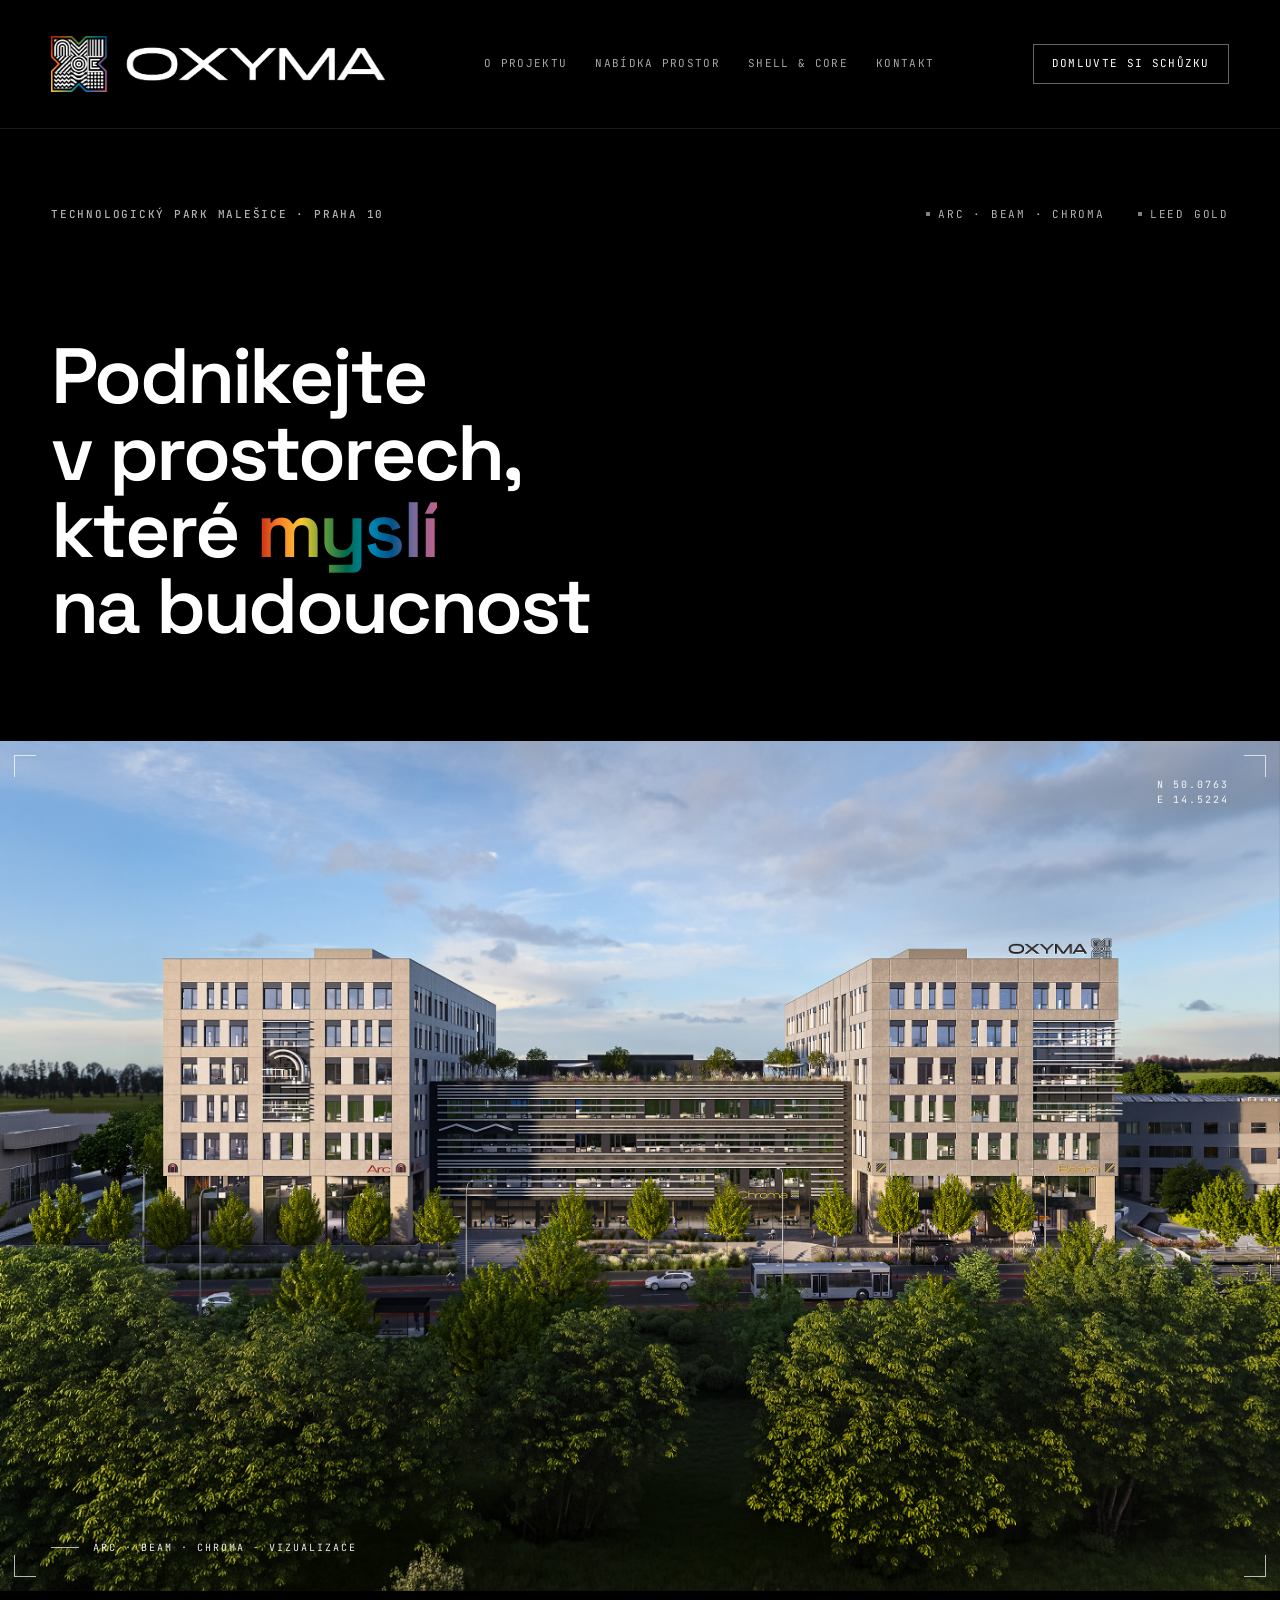
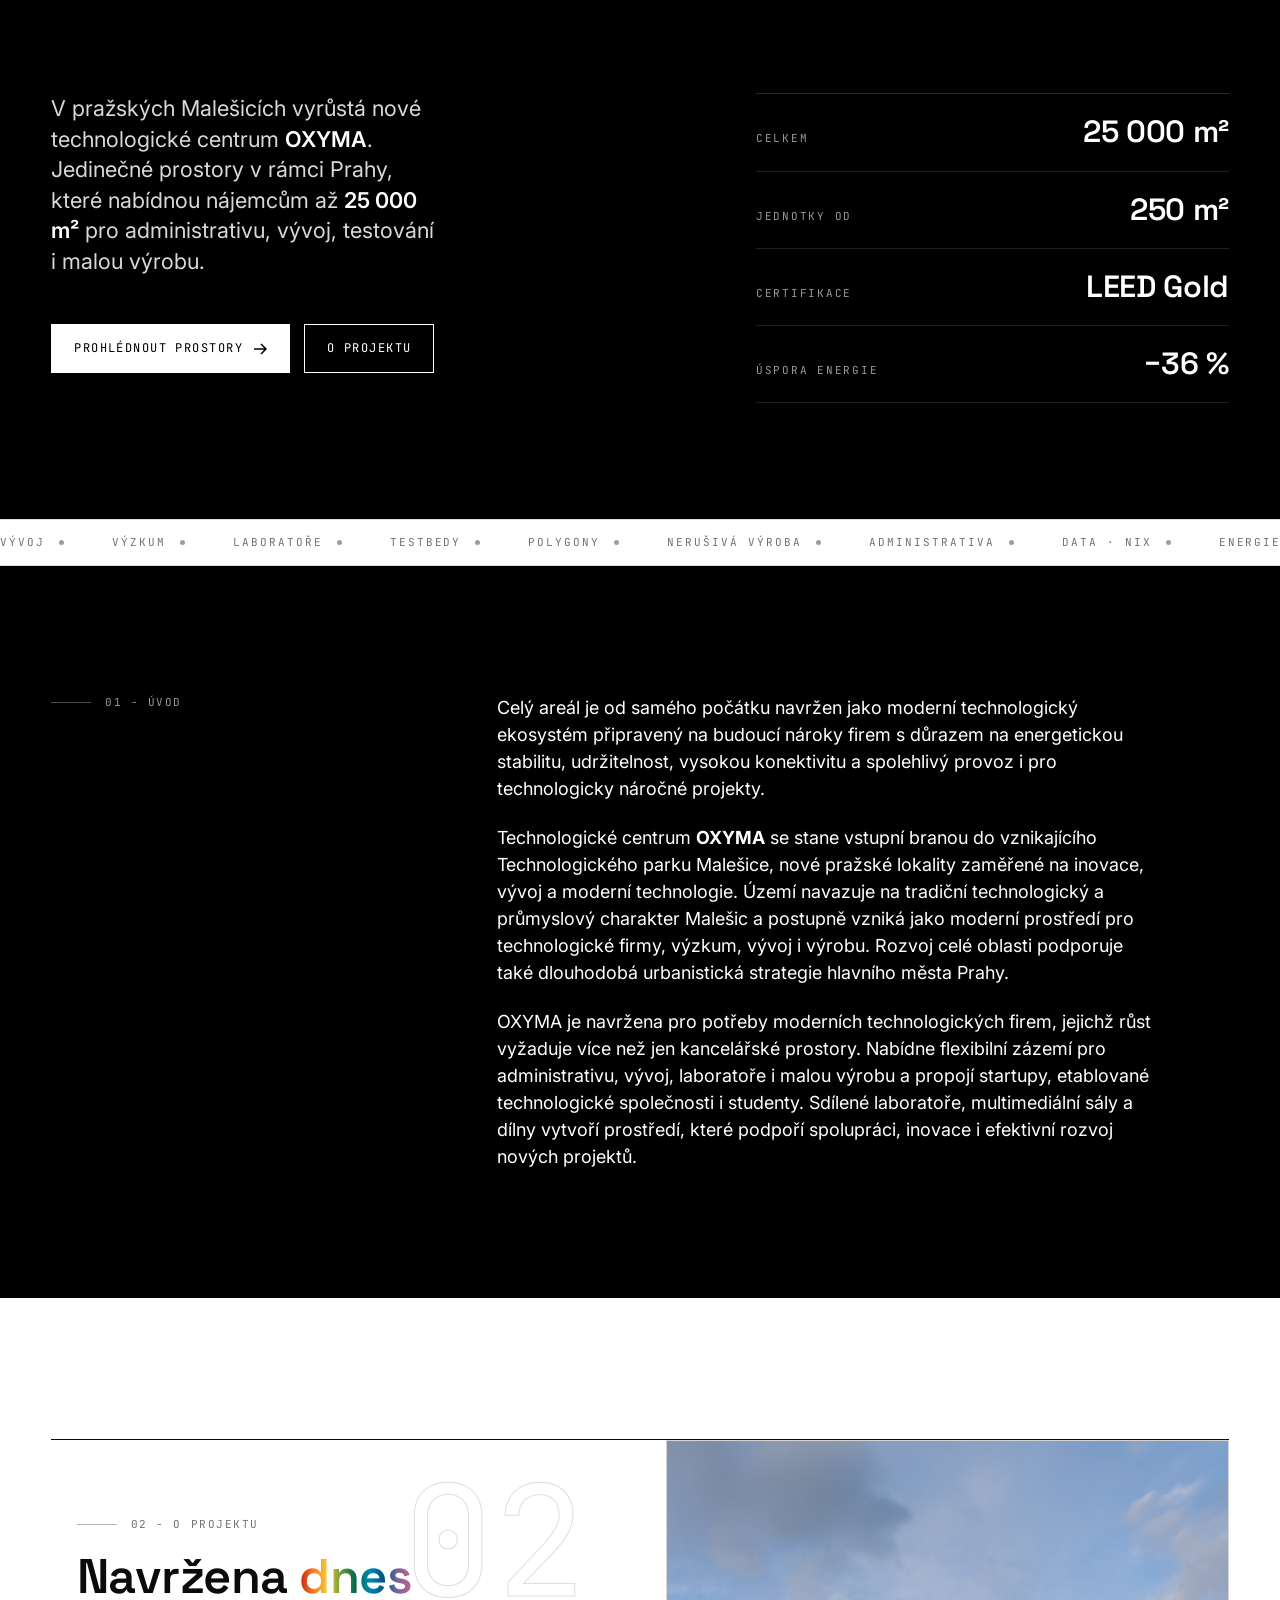
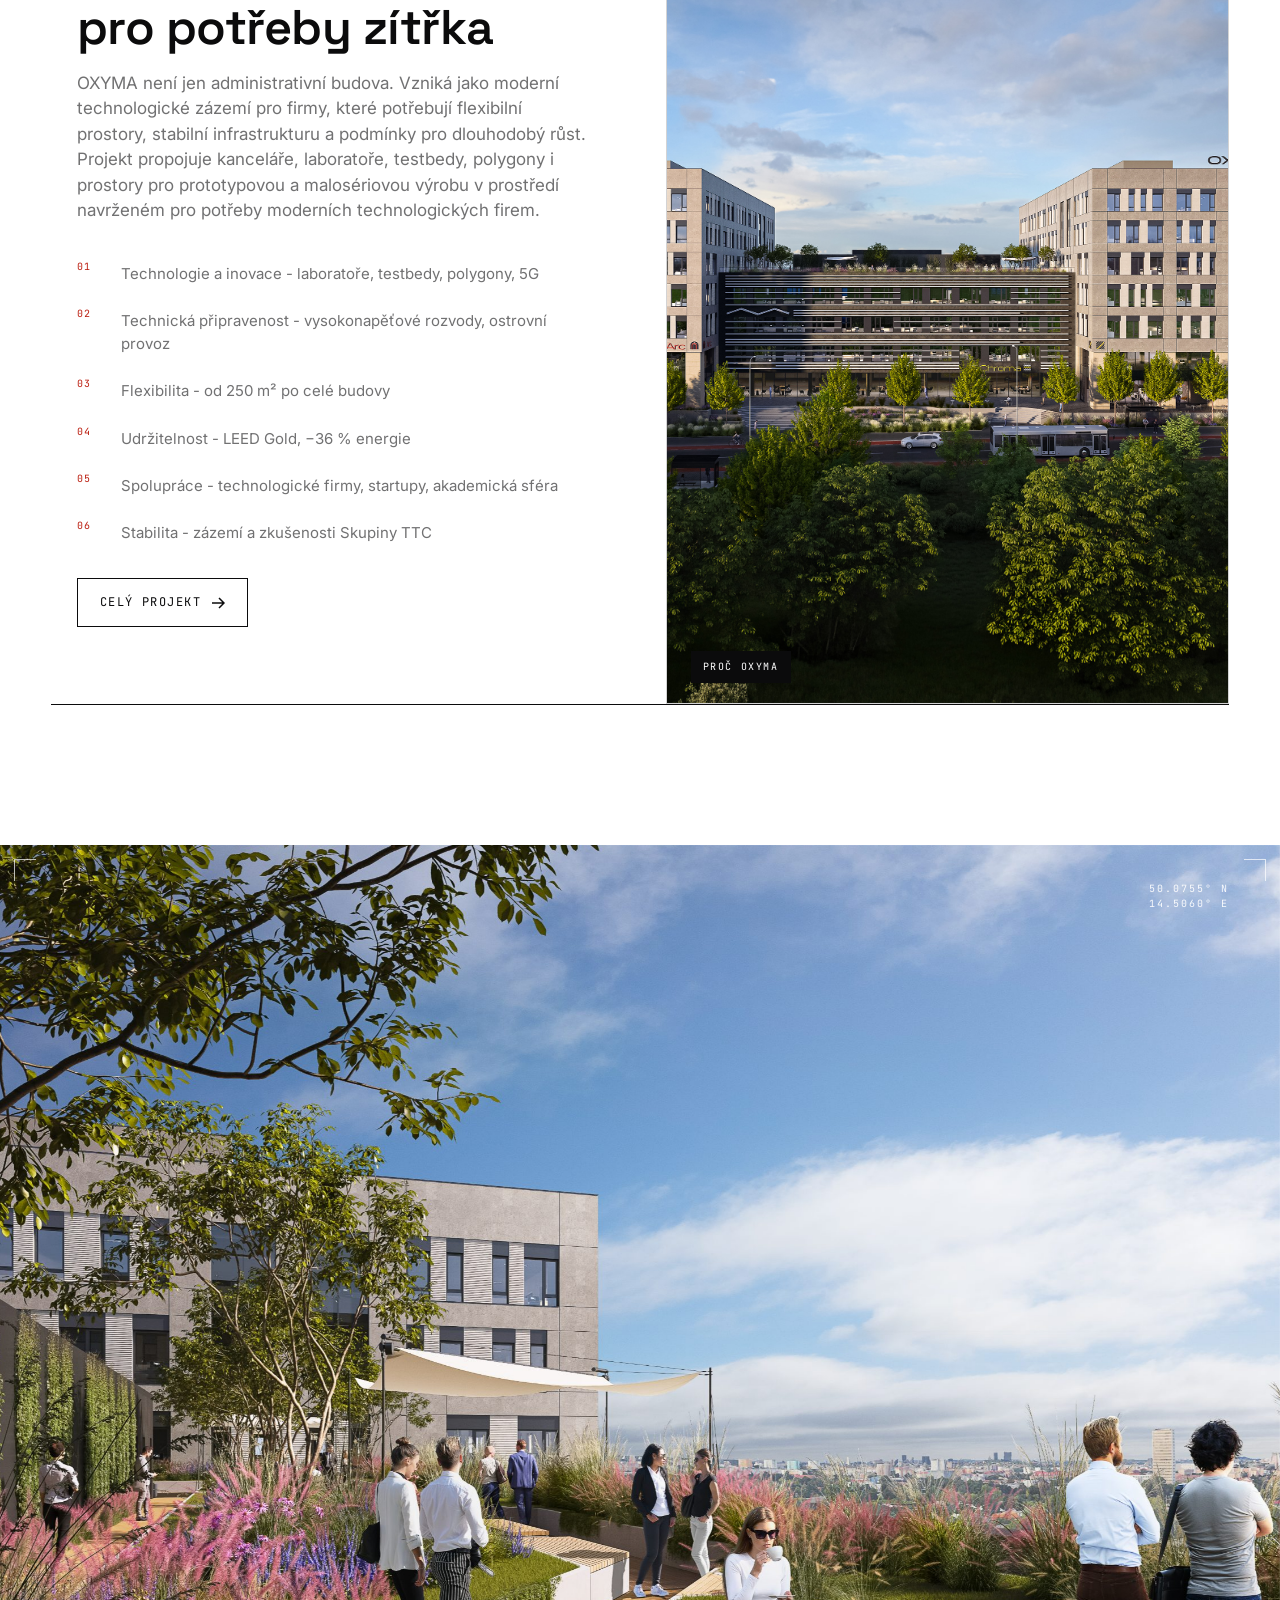
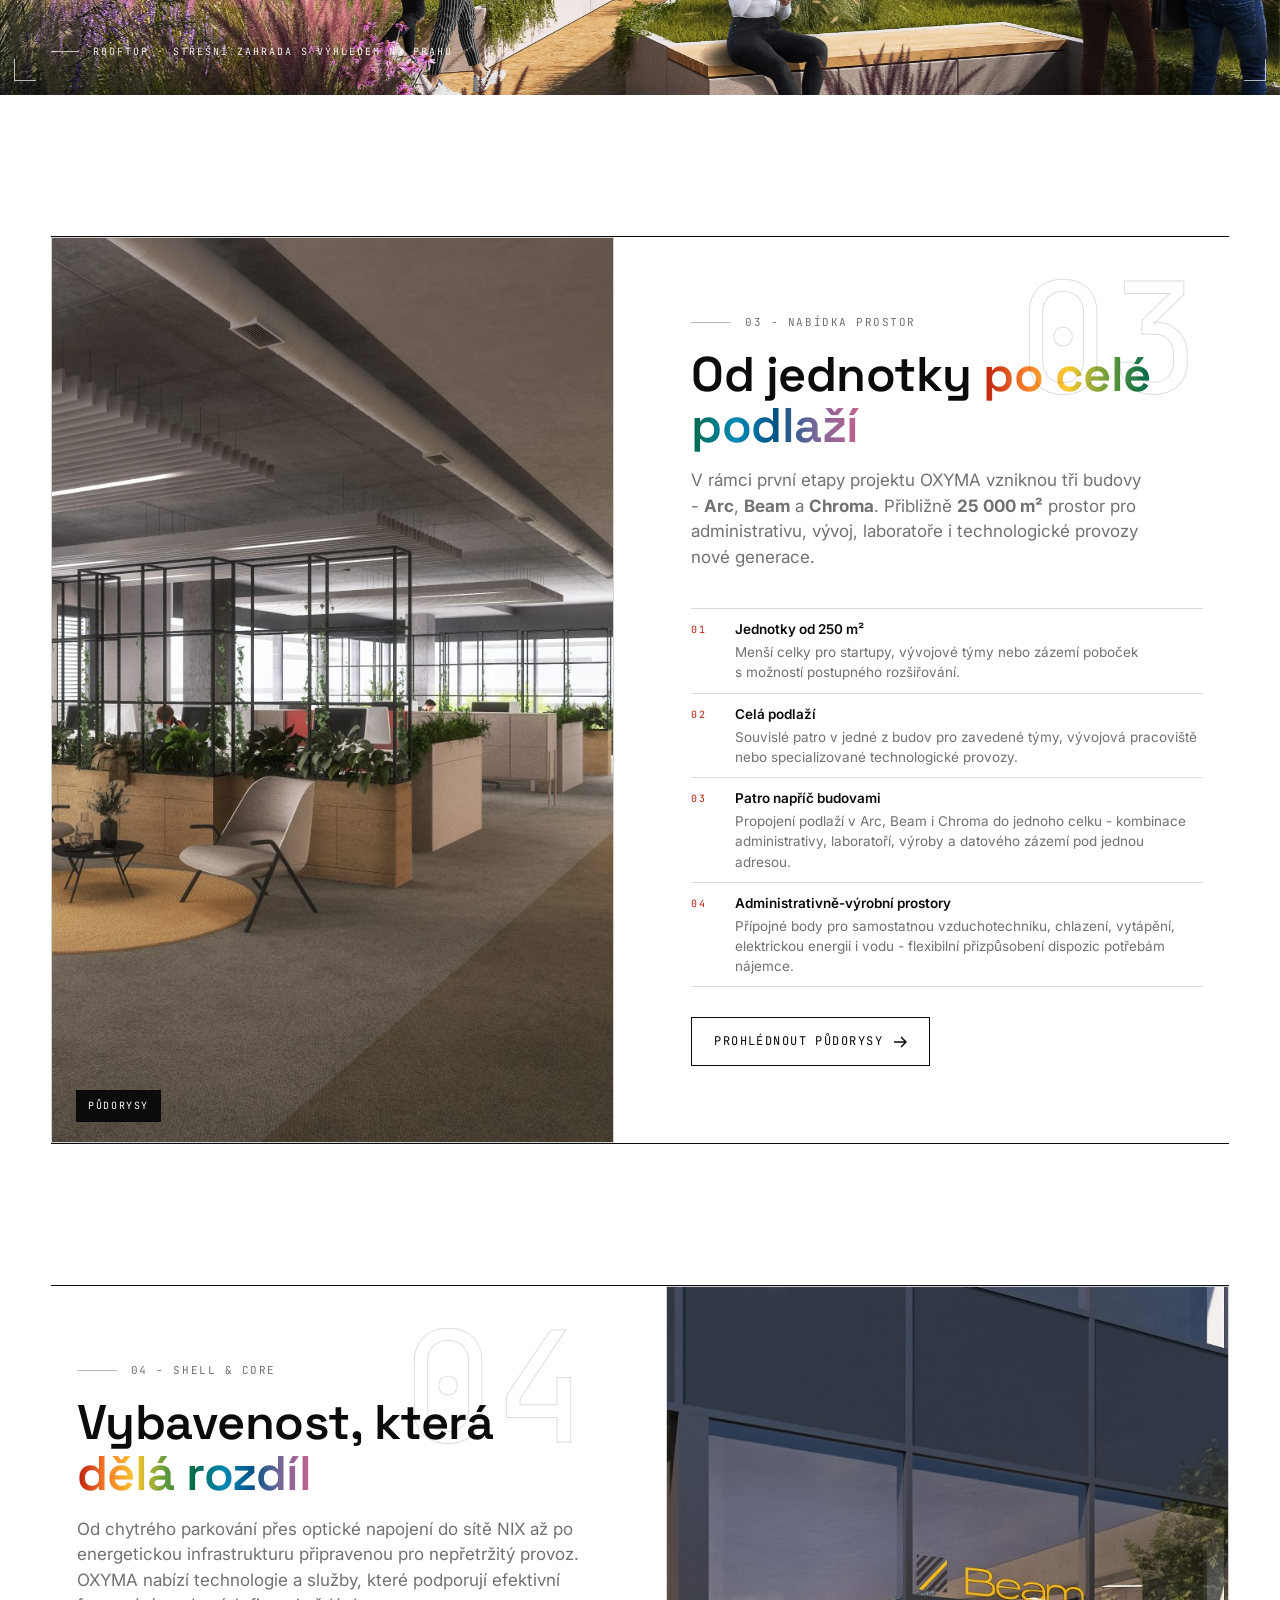
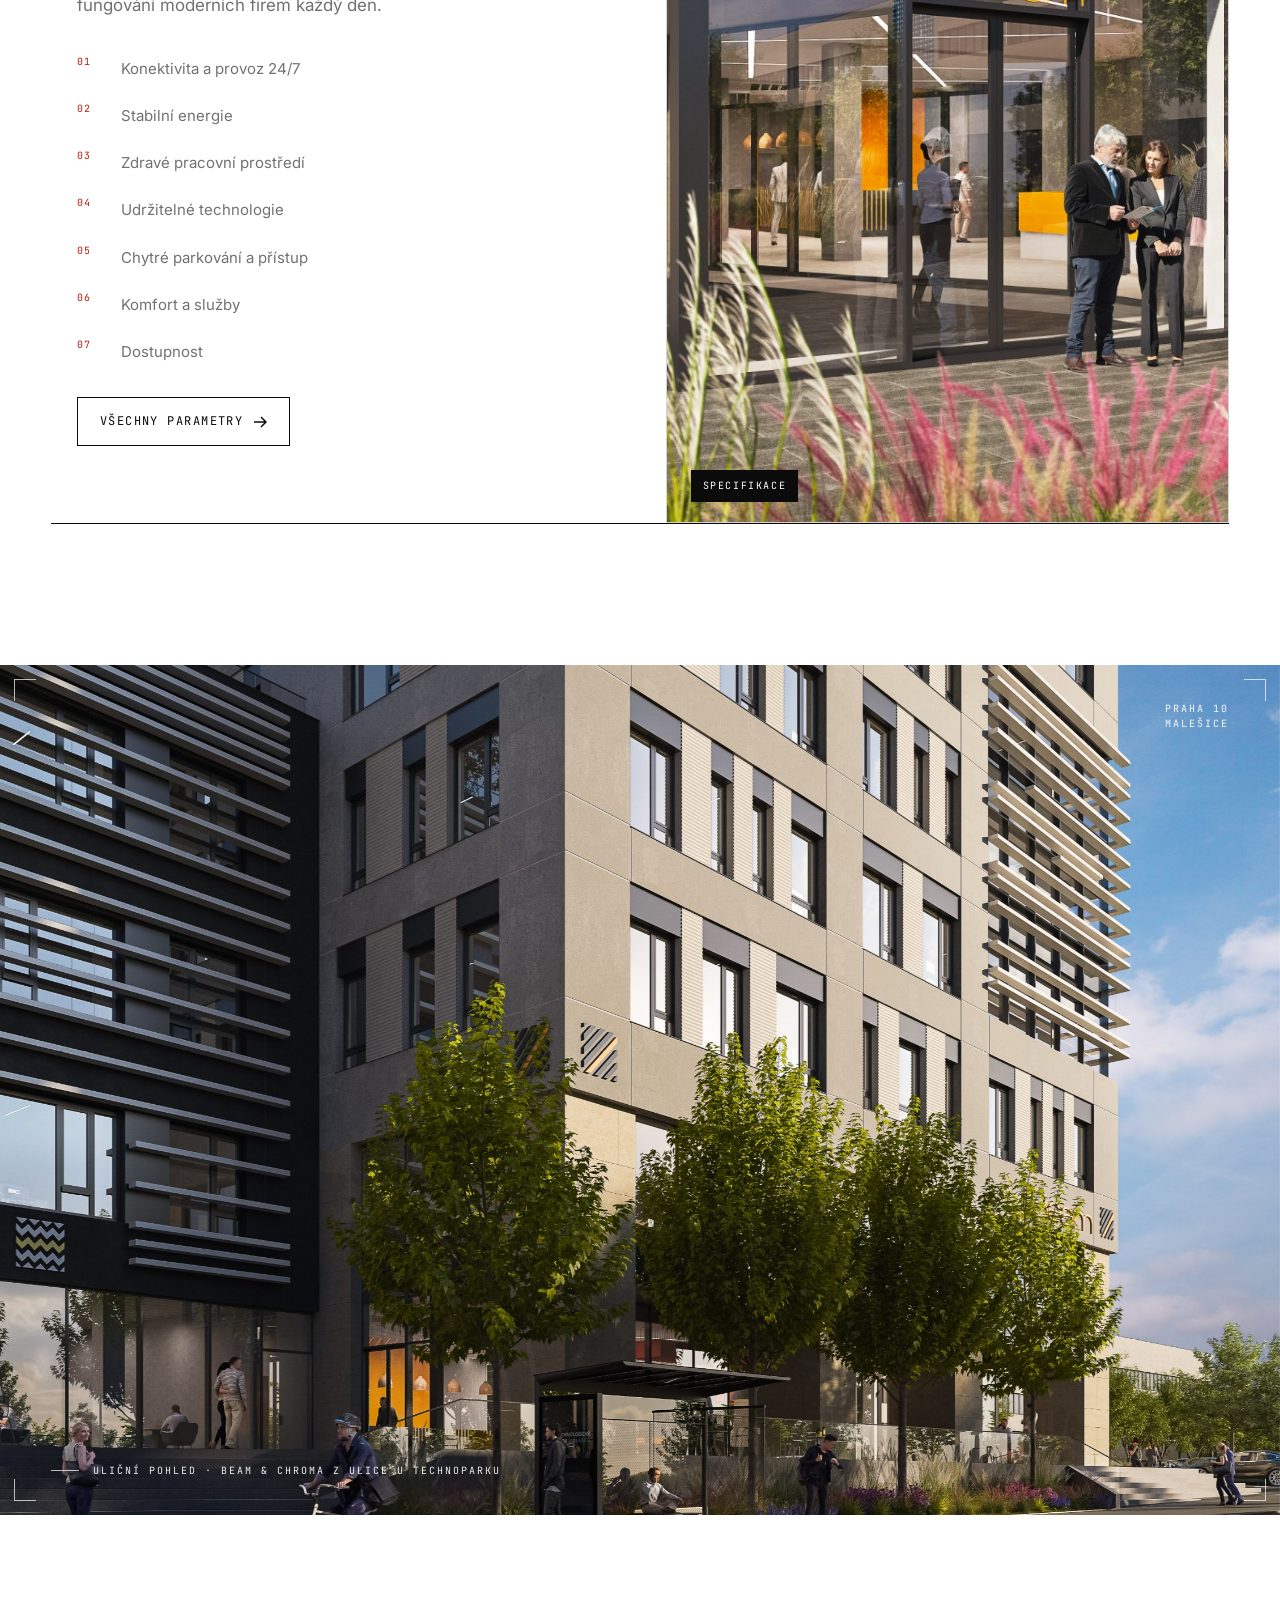
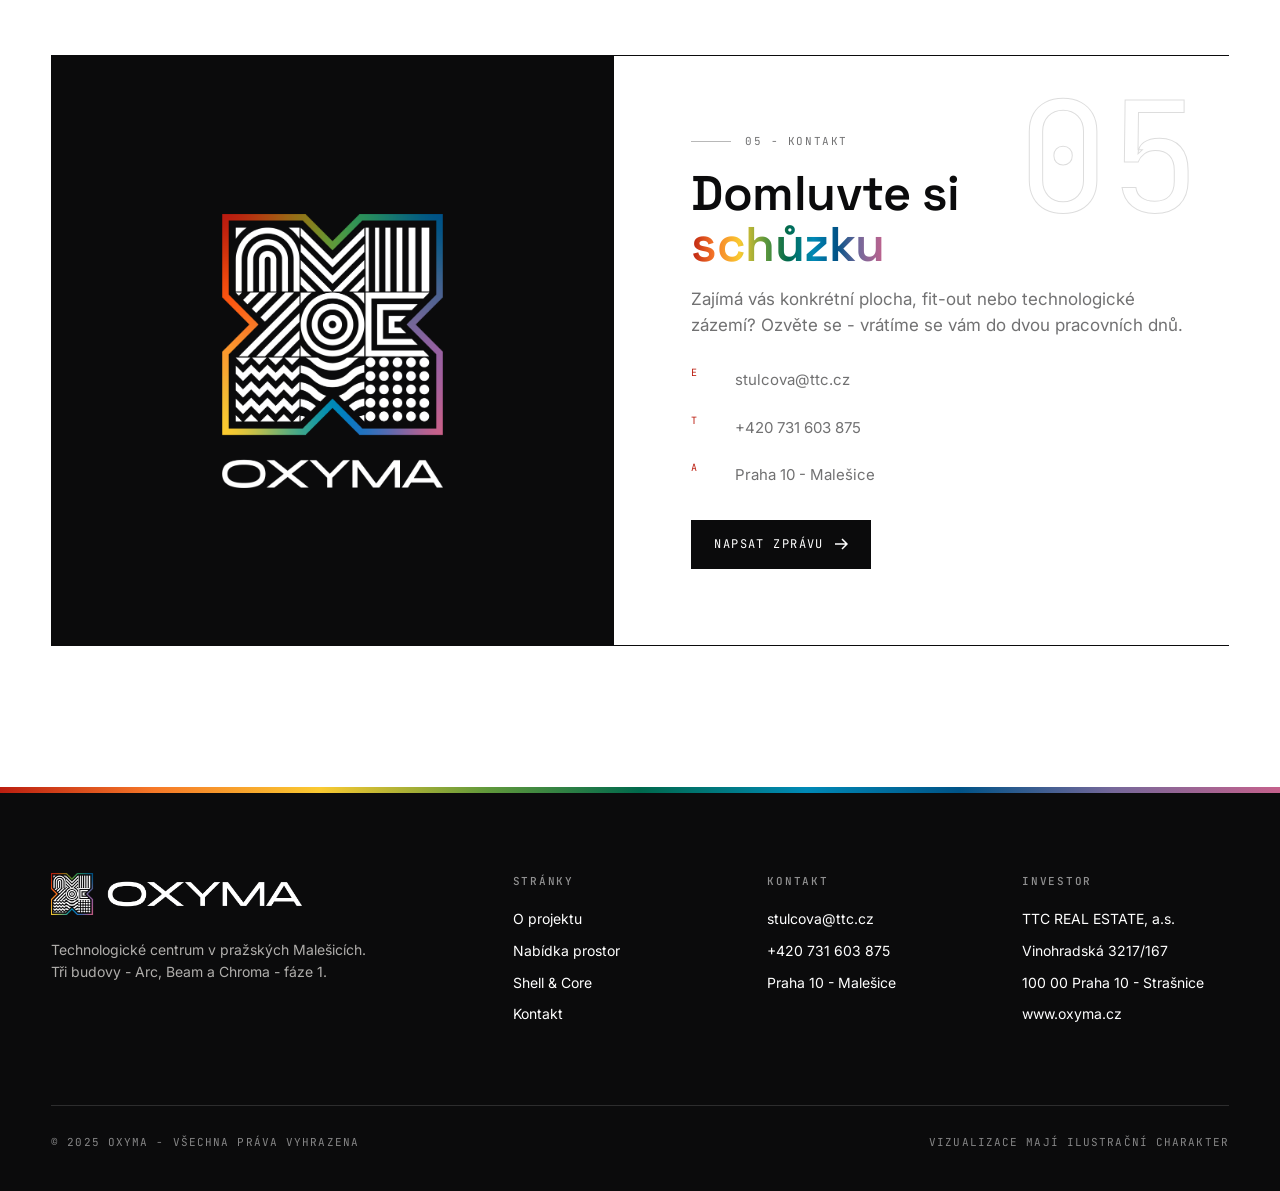
<file: index.html>
<!DOCTYPE html>
<html lang="cs">
<head>
<meta charset="UTF-8" />
<meta name="viewport" content="width=device-width, initial-scale=1.0" />
<title>OXYMA - Podnikejte v prostorech, které myslí na budoucnost</title>
<link rel="preconnect" href="https://fonts.googleapis.com" />
<link rel="preconnect" href="https://fonts.gstatic.com" crossorigin />
<link href="https://fonts.googleapis.com/css2?family=Saira+ExtraExpanded:wght@400;500;600;700&family=Space+Grotesk:wght@400;500;600;700&family=Inter:wght@400;500;600&family=JetBrains+Mono:wght@400;500&display=swap" rel="stylesheet" />
<link rel="stylesheet" href="css/styles.css" />
<meta name="ext-resource-dependency" content="assets/logo-oxyma-h.png" data-resource-id="logoLight" />
<meta name="ext-resource-dependency" content="assets/logo-oxyma-h-white.png" data-resource-id="logoDark" />
</head>
<body data-screen-label="OXYMA Home">
<template id="__bundler_thumbnail" data-bg-color="#0f0e0c">
  <svg viewBox="0 0 1200 800" xmlns="http://www.w3.org/2000/svg">
    <defs>
      <linearGradient id="t-spec" x1="0" y1="0" x2="1" y2="1">
        <stop offset="0%" stop-color="#BB1E10"/>
        <stop offset="20%" stop-color="#F67828"/>
        <stop offset="40%" stop-color="#FACA31"/>
        <stop offset="60%" stop-color="#61993B"/>
        <stop offset="80%" stop-color="#0089B6"/>
        <stop offset="100%" stop-color="#C5618C"/>
      </linearGradient>
    </defs>
    <rect width="1200" height="800" fill="#0f0e0c"/>
    <path d="M 600 360 L 480 240 L 420 240 L 420 300 L 540 420 L 420 540 L 420 600 L 480 600 L 600 480 L 720 600 L 780 600 L 780 540 L 660 420 L 780 300 L 780 240 L 720 240 Z" fill="url(#t-spec)"/>
    <text x="600" y="720" font-family="sans-serif" font-size="64" font-weight="600" fill="#f6f4ef" text-anchor="middle" letter-spacing="8">OXYMA</text>
  </svg>
</template>
<script src="js/shared.js"></script>
<script>renderNav('home');</script>

<!-- =============== HERO (airy typographic) =============== -->
<header class="hero-airy dark">
  <div class="shell">
    <div class="hero-meta-row">
      <div class="eyebrow">Technologický park Malešice · Praha 10</div>
      <div class="hero-meta-tags">
        <span>Arc · Beam · Chroma</span>
        <span>LEED Gold</span>
      </div>
    </div>

    <h1 class="hero-title">
      Podnikejte<br/>
      v&nbsp;prostorech,<br/>
      které <em>myslí</em><br/>
      na budoucnost
    </h1>
  </div>

  <!-- Cinematic full-bleed render -->
  <figure class="hero-photo">
    <img src="assets/oxyma-hero.jpg" alt="OXYMA - Arc, Beam, Chroma, vizualizace" />
    <span class="photo-bracket tl"></span>
    <span class="photo-bracket tr"></span>
    <span class="photo-bracket bl"></span>
    <span class="photo-bracket br"></span>
    <div class="photo-coords">N 50.0763<br/>E 14.5224</div>
    <figcaption class="photo-caption">Arc · Beam · Chroma - vizualizace</figcaption>
  </figure>

  <!-- Airy lead + stats column -->
  <div class="shell hero-foot">
    <div>
      <p class="hero-lead">
        V pražských Malešicích vyrůstá nové technologické centrum <strong>OXYMA</strong>. Jedinečné prostory v&nbsp;rámci Prahy, které nabídnou nájemcům až <strong>25&nbsp;000 m²</strong> pro administrativu, vývoj, testování i&nbsp;malou výrobu.
      </p>
      <div class="cta-row">
        <a href="nabidka-prostor.html" class="btn">Prohlédnout prostory
          <svg class="arrow" viewBox="0 0 14 14" fill="none" stroke="currentColor" stroke-width="1.5"><path d="M1 7h12M8 2l5 5-5 5"/></svg>
        </a>
        <a href="o-projektu.html" class="btn ghost">O projektu</a>
      </div>
    </div>
    <div class="hero-stats-col">
      <div class="stat-row"><span class="stat-k">Celkem</span><span class="stat-v">25 000 m²</span></div>
      <div class="stat-row"><span class="stat-k">Jednotky od</span><span class="stat-v">250 m²</span></div>
      <div class="stat-row"><span class="stat-k">Certifikace</span><span class="stat-v">LEED Gold</span></div>
      <div class="stat-row"><span class="stat-k">Úspora energie</span><span class="stat-v">−36 %</span></div>
    </div>
  </div>
</header>

<!-- thin tech ticker -->
<div class="tech-ticker" aria-hidden="true">
  <div class="tech-ticker-track">
    <span>Vývoj</span><span>Výzkum</span><span>Laboratoře</span><span>Testbedy</span><span>Polygony</span><span>Nerušivá výroba</span><span>Administrativa</span><span>Data · NIX</span><span>Energie · Trigenerace</span><span>5G · Kritická komunikace</span>
    <span>Vývoj</span><span>Výzkum</span><span>Laboratoře</span><span>Testbedy</span><span>Polygony</span><span>Nerušivá výroba</span><span>Administrativa</span><span>Data · NIX</span><span>Energie · Trigenerace</span><span>5G · Kritická komunikace</span>
  </div>
</div>

<!-- =============== INTRO =============== -->
<section class="dark" style="padding: clamp(80px, 10vw, 140px) 0;">
  <div class="shell">
    <div class="intro">
      <div class="intro-sticky">
        <div class="section-num">01 - Úvod</div>
      </div>
      <div class="intro-body">
        <p>Celý areál je od samého počátku navržen jako moderní technologický ekosystém připravený na budoucí nároky firem s důrazem na energetickou stabilitu, udržitelnost, vysokou konektivitu a spolehlivý provoz i pro technologicky náročné projekty.</p>
        <p>Technologické centrum <strong>OXYMA</strong> se stane vstupní branou do vznikajícího Technologického parku Malešice, nové pražské lokality zaměřené na inovace, vývoj a moderní technologie. Území navazuje na tradiční technologický a průmyslový charakter Malešic a postupně vzniká jako moderní prostředí pro technologické firmy, výzkum, vývoj i výrobu. Rozvoj celé oblasti podporuje také dlouhodobá urbanistická strategie hlavního města Prahy.</p>
        <p>OXYMA je navržena pro potřeby moderních technologických firem, jejichž růst vyžaduje více než jen kancelářské prostory. Nabídne flexibilní zázemí pro administrativu, vývoj, laboratoře i malou výrobu a propojí startupy, etablované technologické společnosti i studenty. Sdílené laboratoře, multimediální sály a dílny vytvoří prostředí, které podpoří spolupráci, inovace i efektivní rozvoj nových projektů.</p>
      </div>
    </div>
  </div>
</section>

<!-- =============== TEASER 02: O projektu =============== -->
<section class="teaser-section">
  <div class="shell">
    <article class="teaser" data-screen-label="Teaser O projektu">
      <div class="teaser-copy">
        <span class="teaser-num-large">02</span>
        <div class="section-num">02 - O projektu</div>
        <h2>Navržena <em>dnes</em><br/>pro potřeby zítřka</h2>
        <p class="lead" style="color: var(--muted);">OXYMA není jen administrativní budova. Vzniká jako moderní technologické zázemí pro firmy, které potřebují flexibilní prostory, stabilní infrastrukturu a podmínky pro dlouhodobý růst. Projekt propojuje kanceláře, laboratoře, testbedy, polygony i prostory pro prototypovou a malosériovou výrobu v prostředí navrženém pro potřeby moderních technologických firem.</p>
        <ul class="teaser-list">
          <li data-n="01">Technologie a inovace - laboratoře, testbedy, polygony, 5G</li>
          <li data-n="02">Technická připravenost - vysokonapěťové rozvody, ostrovní provoz</li>
          <li data-n="03">Flexibilita - od 250 m² po celé budovy</li>
          <li data-n="04">Udržitelnost - LEED Gold, −36 % energie</li>
          <li data-n="05">Spolupráce - technologické firmy, startupy, akademická sféra</li>
          <li data-n="06">Stabilita - zázemí a zkušenosti Skupiny TTC</li>
        </ul>
        <a class="btn ghost" href="o-projektu.html" style="margin-top: 12px; justify-self: start;">
          Celý projekt
          <svg class="arrow" viewBox="0 0 14 14" fill="none" stroke="currentColor" stroke-width="1.5"><path d="M1 7h12M8 2l5 5-5 5"/></svg>
        </a>
      </div>
      <div class="teaser-media">
        <img src="assets/oxyma-abc.jpg" alt="OXYMA - Arc, Beam, Chroma" loading="lazy" />
        <span class="teaser-tag">Proč OXYMA</span>
      </div>
    </article>
  </div>
</section>

<!-- scenic full-bleed: rooftop garden -->
<figure class="hero-photo scenic-strip" data-screen-label="Foto Rooftop garden">
  <img src="assets/photo-rooftop-garden.jpg" alt="OXYMA - střešní zahrada s výhledem na Prahu" loading="lazy" />
  <span class="photo-bracket tl"></span>
  <span class="photo-bracket tr"></span>
  <span class="photo-bracket bl"></span>
  <span class="photo-bracket br"></span>
  <span class="photo-coords">50.0755° N<br/>14.5060° E</span>
  <span class="photo-caption">Rooftop · střešní zahrada s výhledem na Prahu</span>
</figure>

<!-- =============== TEASER 03: Nabídka prostor =============== -->
<section class="teaser-section">
  <div class="shell">
    <article class="teaser alt" data-screen-label="Teaser Nabidka prostor">
      <div class="teaser-media">
        <img src="assets/photo-interior-office.jpg" alt="OXYMA - interiér kanceláří" loading="lazy" />
        <span class="teaser-tag">Půdorysy</span>
      </div>
      <div class="teaser-copy">
        <span class="teaser-num-large">03</span>
        <div class="section-num">03 - Nabídka prostor</div>
        <h2>Od jednotky <em>po celé podlaží</em></h2>
        <p class="lead" style="color: var(--muted);">V rámci první etapy projektu OXYMA vzniknou tři budovy - <strong>Arc</strong>, <strong>Beam</strong> a&nbsp;<strong>Chroma</strong>. Přibližně <strong>25&nbsp;000 m²</strong> prostor pro administrativu, vývoj, laboratoře i&nbsp;technologické provozy nové generace.</p>

        <ul class="teaser-list teaser-list-rich">
          <li data-n="01">
            <strong>Jednotky od 250 m²</strong>
            <span>Menší celky pro startupy, vývojové týmy nebo zázemí poboček s&nbsp;možností postupného rozšiřování.</span>
          </li>
          <li data-n="02">
            <strong>Celá podlaží</strong>
            <span>Souvislé patro v&nbsp;jedné z&nbsp;budov pro zavedené týmy, vývojová pracoviště nebo specializované technologické provozy.</span>
          </li>
          <li data-n="03">
            <strong>Patro napříč budovami</strong>
            <span>Propojení podlaží v&nbsp;Arc, Beam i&nbsp;Chroma do jednoho celku - kombinace administrativy, laboratoří, výroby a&nbsp;datového zázemí pod jednou adresou.</span>
          </li>
          <li data-n="04">
            <strong>Administrativně-výrobní prostory</strong>
            <span>Přípojné body pro samostatnou vzduchotechniku, chlazení, vytápění, elektrickou energii i&nbsp;vodu - flexibilní přizpůsobení dispozic potřebám nájemce.</span>
          </li>
        </ul>

        <a class="btn ghost" href="nabidka-prostor.html" style="margin-top: 12px; justify-self: start;">
          Prohlédnout půdorysy
          <svg class="arrow" viewBox="0 0 14 14" fill="none" stroke="currentColor" stroke-width="1.5"><path d="M1 7h12M8 2l5 5-5 5"/></svg>
        </a>
      </div>
    </article>
  </div>
</section>

<!-- =============== TEASER 04: Shell & Core =============== -->
<section class="teaser-section">
  <div class="shell">
    <article class="teaser" data-screen-label="Teaser Shell and Core">
      <div class="teaser-copy">
        <span class="teaser-num-large">04</span>
        <div class="section-num">04 - Shell &amp; Core</div>
        <h2>Vybavenost, která<br/><em>dělá rozdíl</em></h2>
        <p class="lead" style="color: var(--muted);">Od chytrého parkování přes optické napojení do sítě NIX až po energetickou infrastrukturu připravenou pro nepřetržitý provoz. OXYMA nabízí technologie a služby, které podporují efektivní fungování moderních firem každý den.</p>
        <ul class="teaser-list">
          <li data-n="01">Konektivita a provoz 24/7</li>
          <li data-n="02">Stabilní energie</li>
          <li data-n="03">Zdravé pracovní prostředí</li>
          <li data-n="04">Udržitelné technologie</li>
          <li data-n="05">Chytré parkování a přístup</li>
          <li data-n="06">Komfort a služby</li>
          <li data-n="07">Dostupnost</li>
        </ul>
        <a class="btn ghost" href="shell-core.html" style="margin-top: 12px; justify-self: start;">
          Všechny parametry
          <svg class="arrow" viewBox="0 0 14 14" fill="none" stroke="currentColor" stroke-width="1.5"><path d="M1 7h12M8 2l5 5-5 5"/></svg>
        </a>
      </div>
      <div class="teaser-media">
        <img src="assets/photo-entrance-beam.jpg" alt="Vstupní lobby budovy Beam" loading="lazy" />
        <span class="teaser-tag">Specifikace</span>
      </div>
    </article>
  </div>
</section>

<!-- scenic full-bleed: street facade -->
<figure class="hero-photo scenic-strip" data-screen-label="Foto Street facade">
  <img src="assets/photo-street-facade.jpg" alt="OXYMA - uliční pohled na fasádu s autobusovou zastávkou" loading="lazy" />
  <span class="photo-bracket tl"></span>
  <span class="photo-bracket tr"></span>
  <span class="photo-bracket bl"></span>
  <span class="photo-bracket br"></span>
  <span class="photo-coords">Praha 10<br/>Malešice</span>
  <span class="photo-caption">Uliční pohled · Beam &amp; Chroma z ulice U Technoparku</span>
</figure>

<!-- =============== TEASER 05: Kontakt =============== -->
<section class="teaser-section">
  <div class="shell">
    <article class="teaser alt" data-screen-label="Teaser Kontakt">
      <div class="teaser-media" style="background: var(--ink); display: flex; align-items: center; justify-content: center; padding: 40px;">
        <img src="assets/logo-oxyma-v-white.png" alt="OXYMA" style="position: static; width: auto; height: auto; max-width: 50%; max-height: 274px; object-fit: contain; inset: auto;" />
      </div>
      <div class="teaser-copy">
        <span class="teaser-num-large">05</span>
        <div class="section-num">05 - Kontakt</div>
        <h2>Domluvte si<br/><em>schůzku</em></h2>
        <p class="lead" style="color: var(--muted);">Zajímá vás konkrétní plocha, fit-out nebo technologické zázemí? Ozvěte se - vrátíme se vám do dvou pracovních dnů.</p>
        <ul class="teaser-list" style="margin-top: 8px;">
          <li data-n="E">stulcova@ttc.cz</li>
          <li data-n="T">+420 731 603 875</li>
          <li data-n="A">Praha 10 - Malešice</li>
        </ul>
        <a class="btn" href="kontakt.html" style="margin-top: 12px; justify-self: start;">
          Napsat zprávu
          <svg class="arrow" viewBox="0 0 14 14" fill="none" stroke="currentColor" stroke-width="1.5"><path d="M1 7h12M8 2l5 5-5 5"/></svg>
        </a>
      </div>
    </article>
  </div>
</section>

<script>renderFooter(); initTweaks({ theme: 'light', accent: 'red' });
// Standalone: rewrite logos referenced from JS strings to inlined blob URLs
(function(){
  var r = window.__resources || {};
  if (!r.logoLight && !r.logoDark) return;
  document.querySelectorAll('img.brand-logo').forEach(function(img){
    if (img.classList.contains('brand-logo-light') && r.logoLight) img.src = r.logoLight;
    else if (img.classList.contains('brand-logo-dark') && r.logoDark) img.src = r.logoDark;
    else if (r.logoDark) img.src = r.logoDark;
  });
})();
</script>
</body>
</html>
</file>
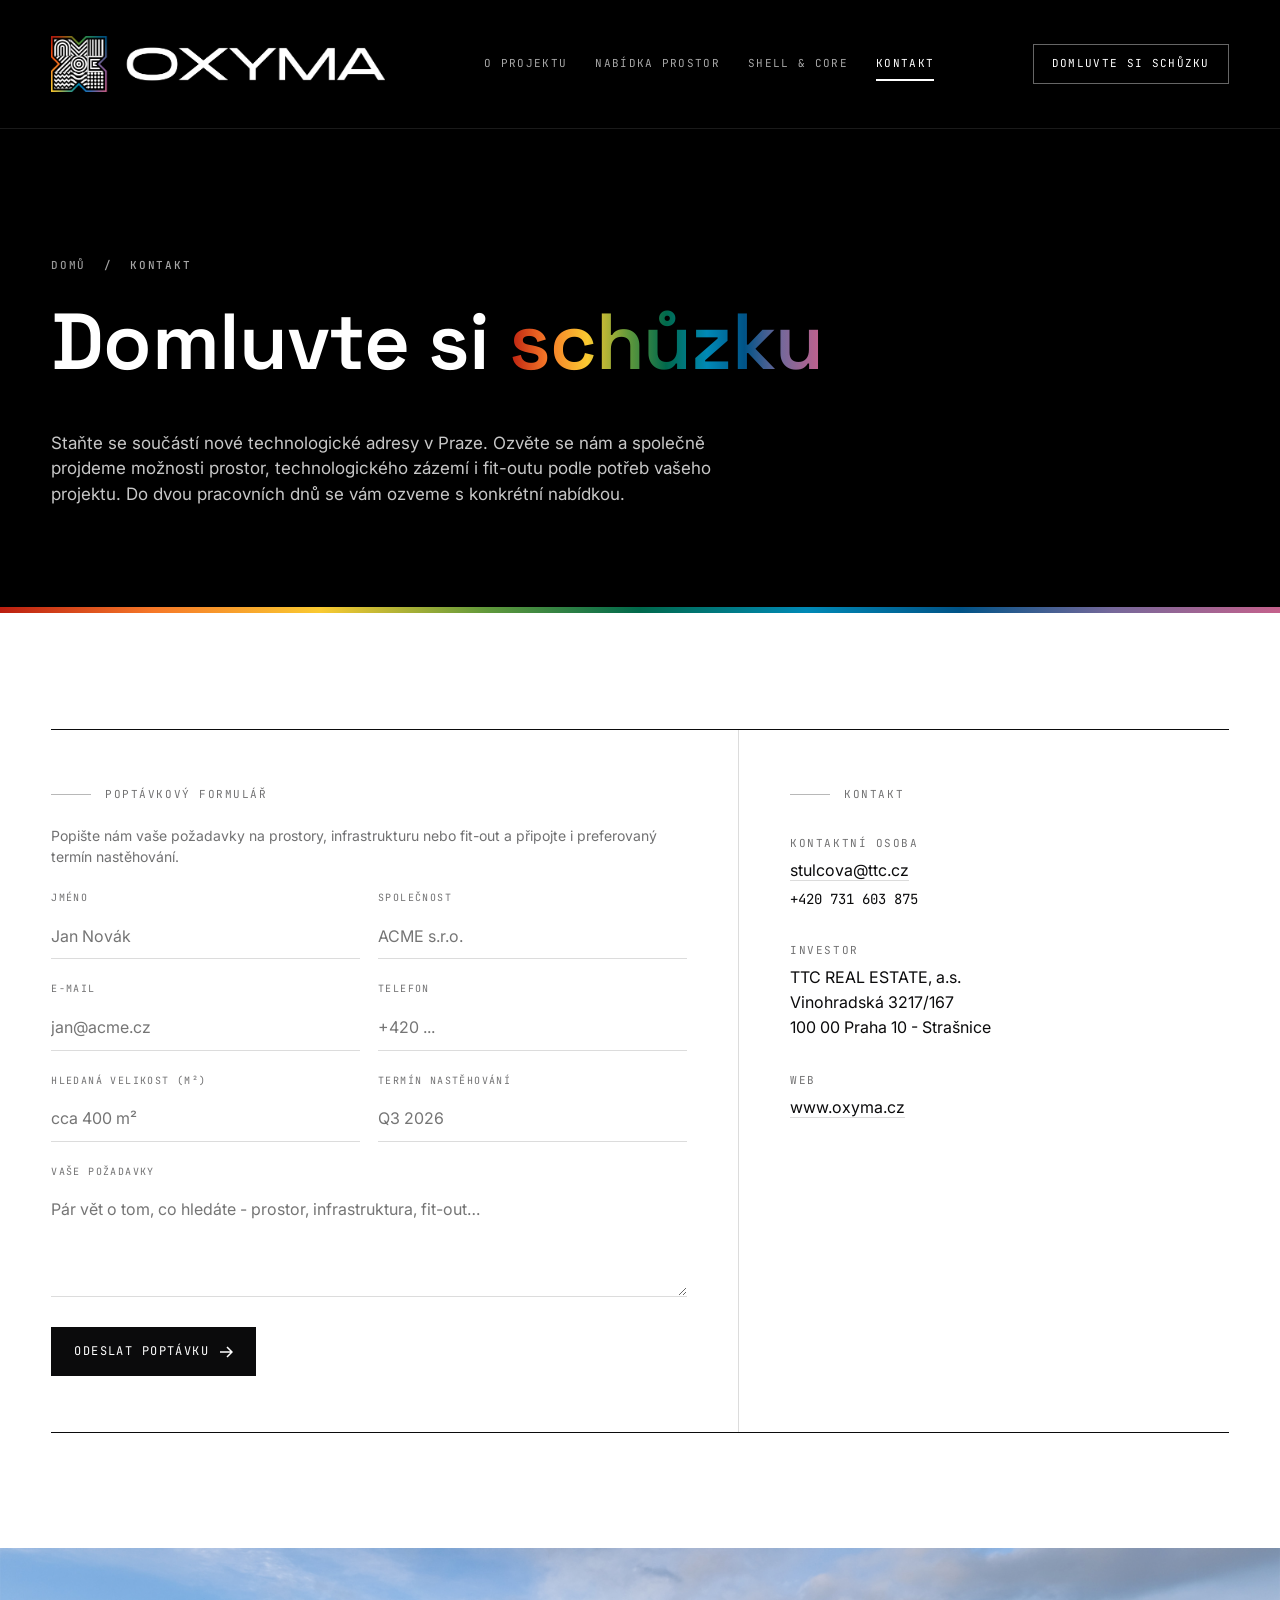
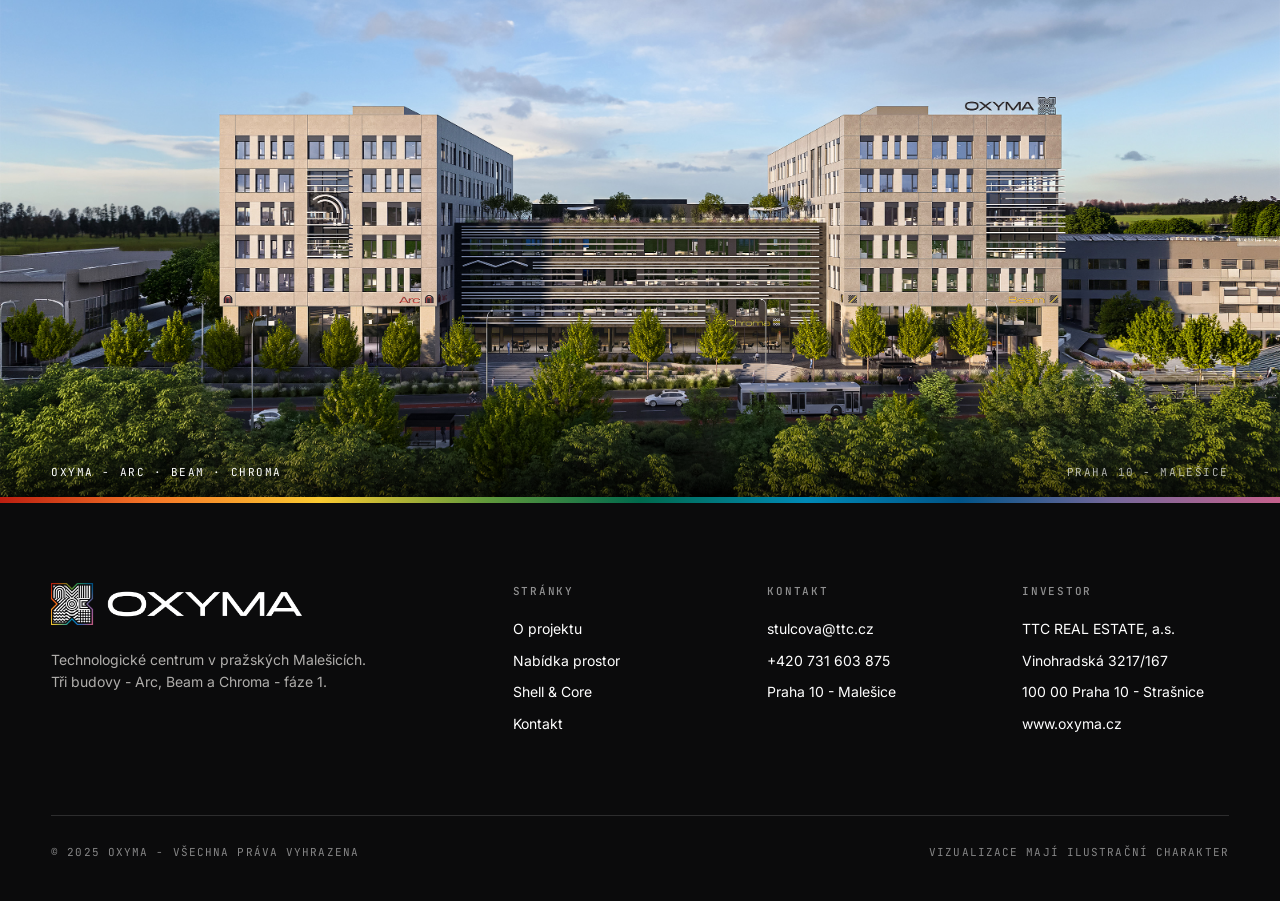
<file: kontakt.html>
<!DOCTYPE html>
<html lang="cs">
<head>
<meta charset="UTF-8" />
<meta name="viewport" content="width=device-width, initial-scale=1.0" />
<title>Kontakt - OXYMA</title>
<link rel="preconnect" href="https://fonts.googleapis.com" />
<link rel="preconnect" href="https://fonts.gstatic.com" crossorigin />
<link href="https://fonts.googleapis.com/css2?family=Saira+ExtraExpanded:wght@400;500;600;700&family=Space+Grotesk:wght@400;500;600;700&family=Inter:wght@400;500;600&family=JetBrains+Mono:wght@400;500&display=swap" rel="stylesheet" />
<link rel="stylesheet" href="css/styles.css" />
<style>
  .ct-grid { display: grid; gap: 0; grid-template-columns: 1fr; border-top: 1px solid var(--line); border-bottom: 1px solid var(--line); }
  @media (min-width: 900px) { .ct-grid { grid-template-columns: 1.4fr 1fr; } }
  .form { padding: clamp(32px, 5vw, 56px) clamp(24px, 4vw, 56px) clamp(32px, 5vw, 56px) 0; display: grid; gap: 22px; }
  @media (max-width: 899px) { .form { padding-right: 0; padding-bottom: 32px; border-bottom: 1px solid var(--line-soft); } }
  .form-row { display: grid; gap: 8px; }
  .form-row.two { grid-template-columns: 1fr 1fr; gap: 18px; }
  @media (max-width: 600px) { .form-row.two { grid-template-columns: 1fr; } }
  .form label { font-family: var(--font-mono); font-size: 10px; letter-spacing: 0.14em; text-transform: uppercase; color: var(--muted); }
  .form input, .form textarea { font: inherit; background: transparent; border: none; border-bottom: 1px solid var(--line-soft); padding: 10px 0; color: var(--ink); outline: none; font-size: 16px; font-family: var(--font-body); }
  .form input:focus, .form textarea:focus { border-bottom-color: var(--ink); }
  .form textarea { resize: vertical; min-height: 110px; }
  .info { padding: clamp(32px, 5vw, 56px) 0 clamp(32px, 5vw, 56px) clamp(24px, 4vw, 56px); display: grid; gap: 32px; align-content: start; border-left: 1px solid var(--line-soft); }
  @media (max-width: 899px) { .info { padding: 32px 0 0; border-left: none; } }
  .info .item { display: grid; gap: 6px; }
</style>
</head>
<body data-screen-label="Kontakt">
<script src="js/shared.js"></script>
<script>renderNav('contact');</script>

<header class="page-hero dark"><div class="shell" style="padding: clamp(80px, 10vw, 140px) var(--gutter) clamp(60px, 8vw, 100px);">
  <div class="eyebrow" style="margin-bottom: 28px;"><a href="index.html" style="opacity:.7;">Domů</a> &nbsp;/&nbsp; Kontakt</div>
  <h1 class="h-display">Domluvte si <em>schůzku</em></h1>
  <p class="lead" style="margin-top: clamp(28px, 4vw, 48px); max-width: 64ch;">
    Staňte se součástí nové technologické adresy v Praze. Ozvěte se nám a společně projdeme možnosti prostor, technologického zázemí i fit-outu podle potřeb vašeho projektu. Do dvou pracovních dnů se vám ozveme s konkrétní nabídkou.
  </p>
</div></header>

<div class="spectrum-bar"></div>

<section>
  <div class="shell">
    <div class="ct-grid">
      <form class="form" onsubmit="event.preventDefault(); this.querySelector('.sent').style.display='inline-flex';">
        <div class="section-num" style="margin-bottom: 8px;">Poptávkový formulář</div>
        <p style="font-size: 14px; color: var(--muted); margin-top: -8px;">Popište nám vaše požadavky na prostory, infrastrukturu nebo fit-out a připojte i preferovaný termín nastěhování.</p>

        <div class="form-row two">
          <div class="form-row"><label for="ct-name">Jméno</label><input id="ct-name" type="text" required placeholder="Jan Novák" /></div>
          <div class="form-row"><label for="ct-co">Společnost</label><input id="ct-co" type="text" placeholder="ACME s.r.o." /></div>
        </div>
        <div class="form-row two">
          <div class="form-row"><label for="ct-email">E-mail</label><input id="ct-email" type="email" required placeholder="jan@acme.cz" /></div>
          <div class="form-row"><label for="ct-phone">Telefon</label><input id="ct-phone" type="tel" placeholder="+420 ..." /></div>
        </div>
        <div class="form-row two">
          <div class="form-row"><label for="ct-size">Hledaná velikost (m²)</label><input id="ct-size" type="text" placeholder="cca 400 m²" /></div>
          <div class="form-row"><label for="ct-when">Termín nastěhování</label><input id="ct-when" type="text" placeholder="Q3 2026" /></div>
        </div>
        <div class="form-row">
          <label for="ct-msg">Vaše požadavky</label>
          <textarea id="ct-msg" placeholder="Pár vět o tom, co hledáte - prostor, infrastruktura, fit-out…"></textarea>
        </div>

        <div style="display:flex; gap: 14px; flex-wrap: wrap; padding-top: 8px; align-items: center;">
          <button type="submit" class="btn">Odeslat poptávku<svg class="arrow" viewBox="0 0 14 14" fill="none" stroke="currentColor" stroke-width="1.5"><path d="M1 7h12M8 2l5 5-5 5"/></svg></button>
          <span class="sent" style="display:none; align-items:center; gap:10px; font-family: var(--font-mono); font-size: 11px; letter-spacing: .12em; text-transform: uppercase; color: var(--c4);">
            <svg width="14" height="14" viewBox="0 0 14 14" fill="none" stroke="currentColor" stroke-width="2"><path d="M2 7l3 3 7-7"/></svg>
            Odesláno - ozveme se do 2 dní
          </span>
        </div>
      </form>

      <aside class="info">
        <div class="section-num">Kontakt</div>

        <div class="item">
          <div class="label" style="color: var(--muted);">Kontaktní osoba</div>
          <p><a href="mailto:stulcova@ttc.cz" style="border-bottom: 1px solid var(--line-soft);">stulcova@ttc.cz</a></p>
          <p style="font-family: var(--font-mono); font-size: 14px;">+420 731 603 875</p>
        </div>

        <div class="item">
          <div class="label" style="color: var(--muted);">Investor</div>
          <p>TTC REAL ESTATE, a.s.<br/>Vinohradská 3217/167<br/>100 00 Praha 10 - Strašnice</p>
        </div>

        <div class="item">
          <div class="label" style="color: var(--muted);">Web</div>
          <p><a href="https://www.oxyma.cz" style="border-bottom: 1px solid var(--line-soft);">www.oxyma.cz</a></p>
        </div>
      </aside>
    </div>
  </div>
</section>

<section class="scene">
  <figure>
    <img src="assets/oxyma-abc.jpg" alt="OXYMA - Arc, Beam, Chroma" loading="lazy" style="aspect-ratio: 21/9; object-fit: cover;" />
    <figcaption><span>OXYMA - Arc · Beam · Chroma</span><span class="dim">Praha 10 - Malešice</span></figcaption>
  </figure>
</section>

<script>renderFooter(); initTweaks({ theme: 'light', accent: 'red' });</script>
</body>
</html>
</file>
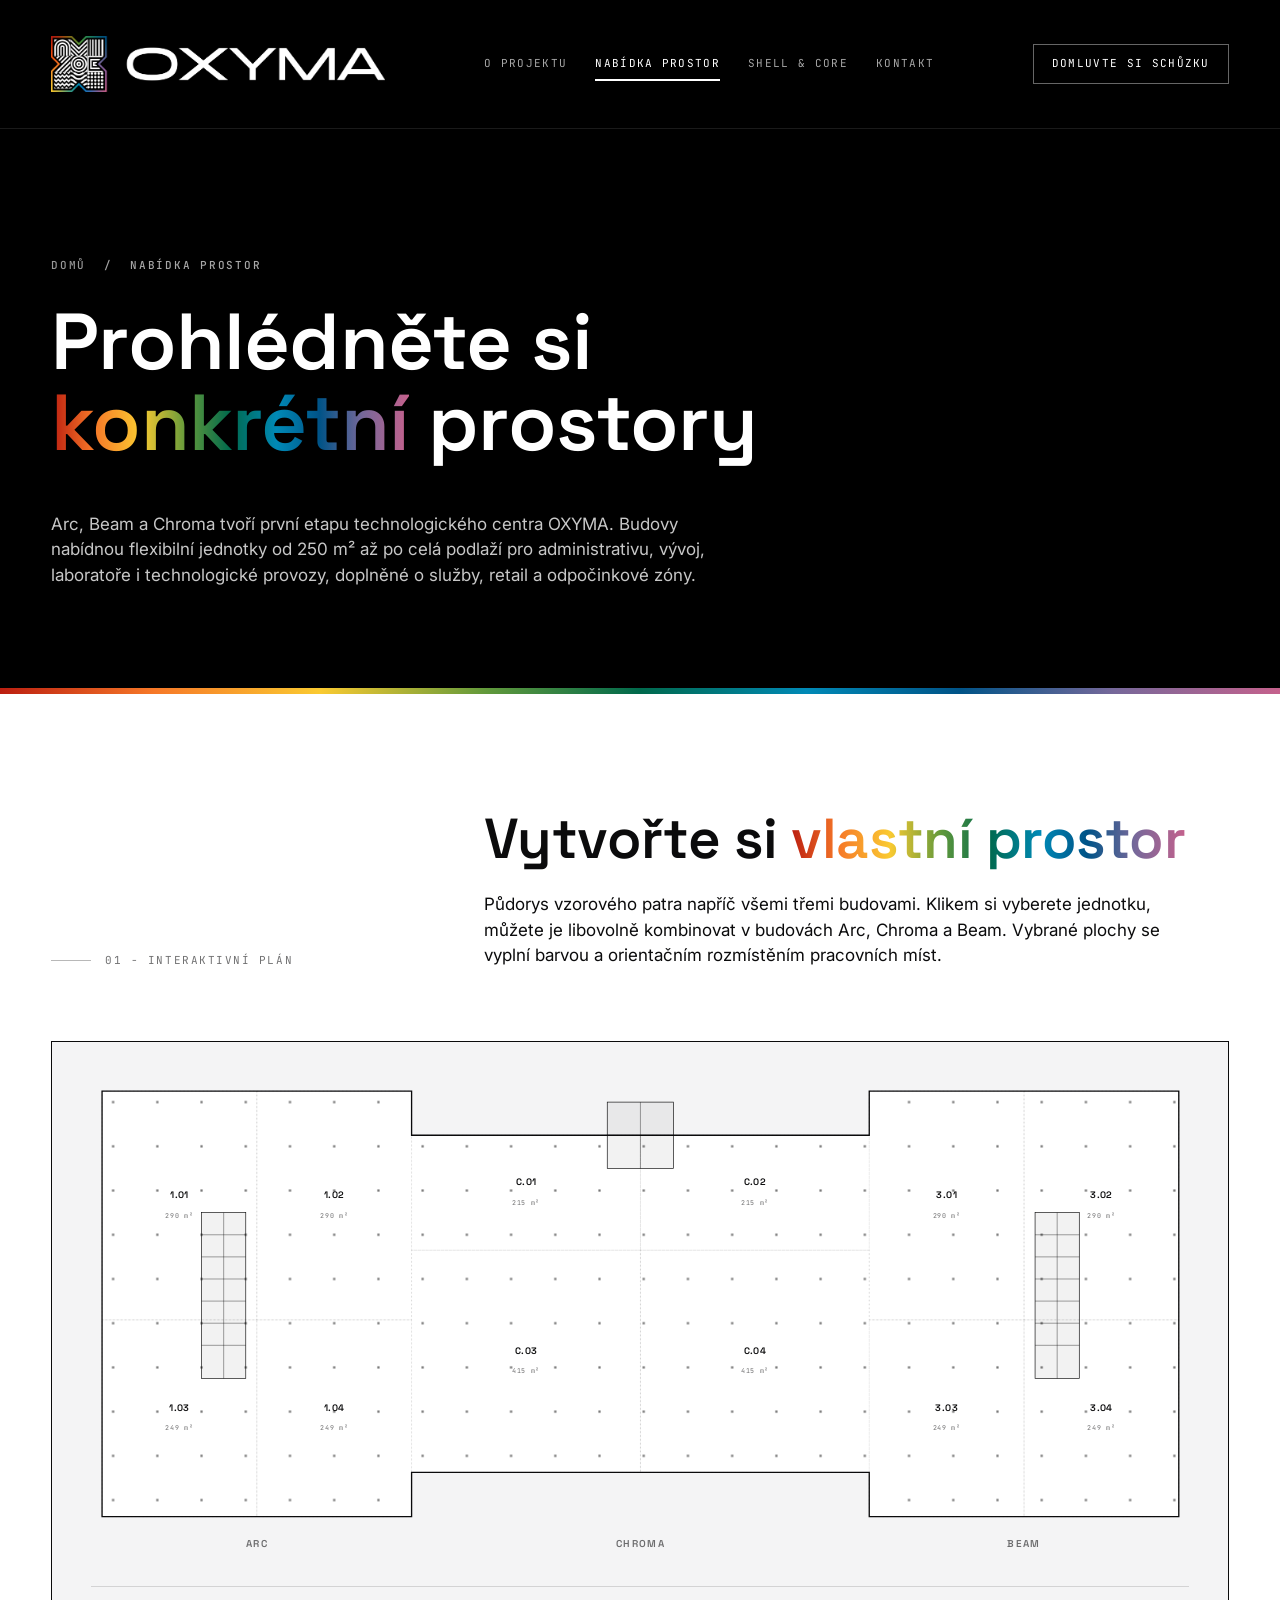
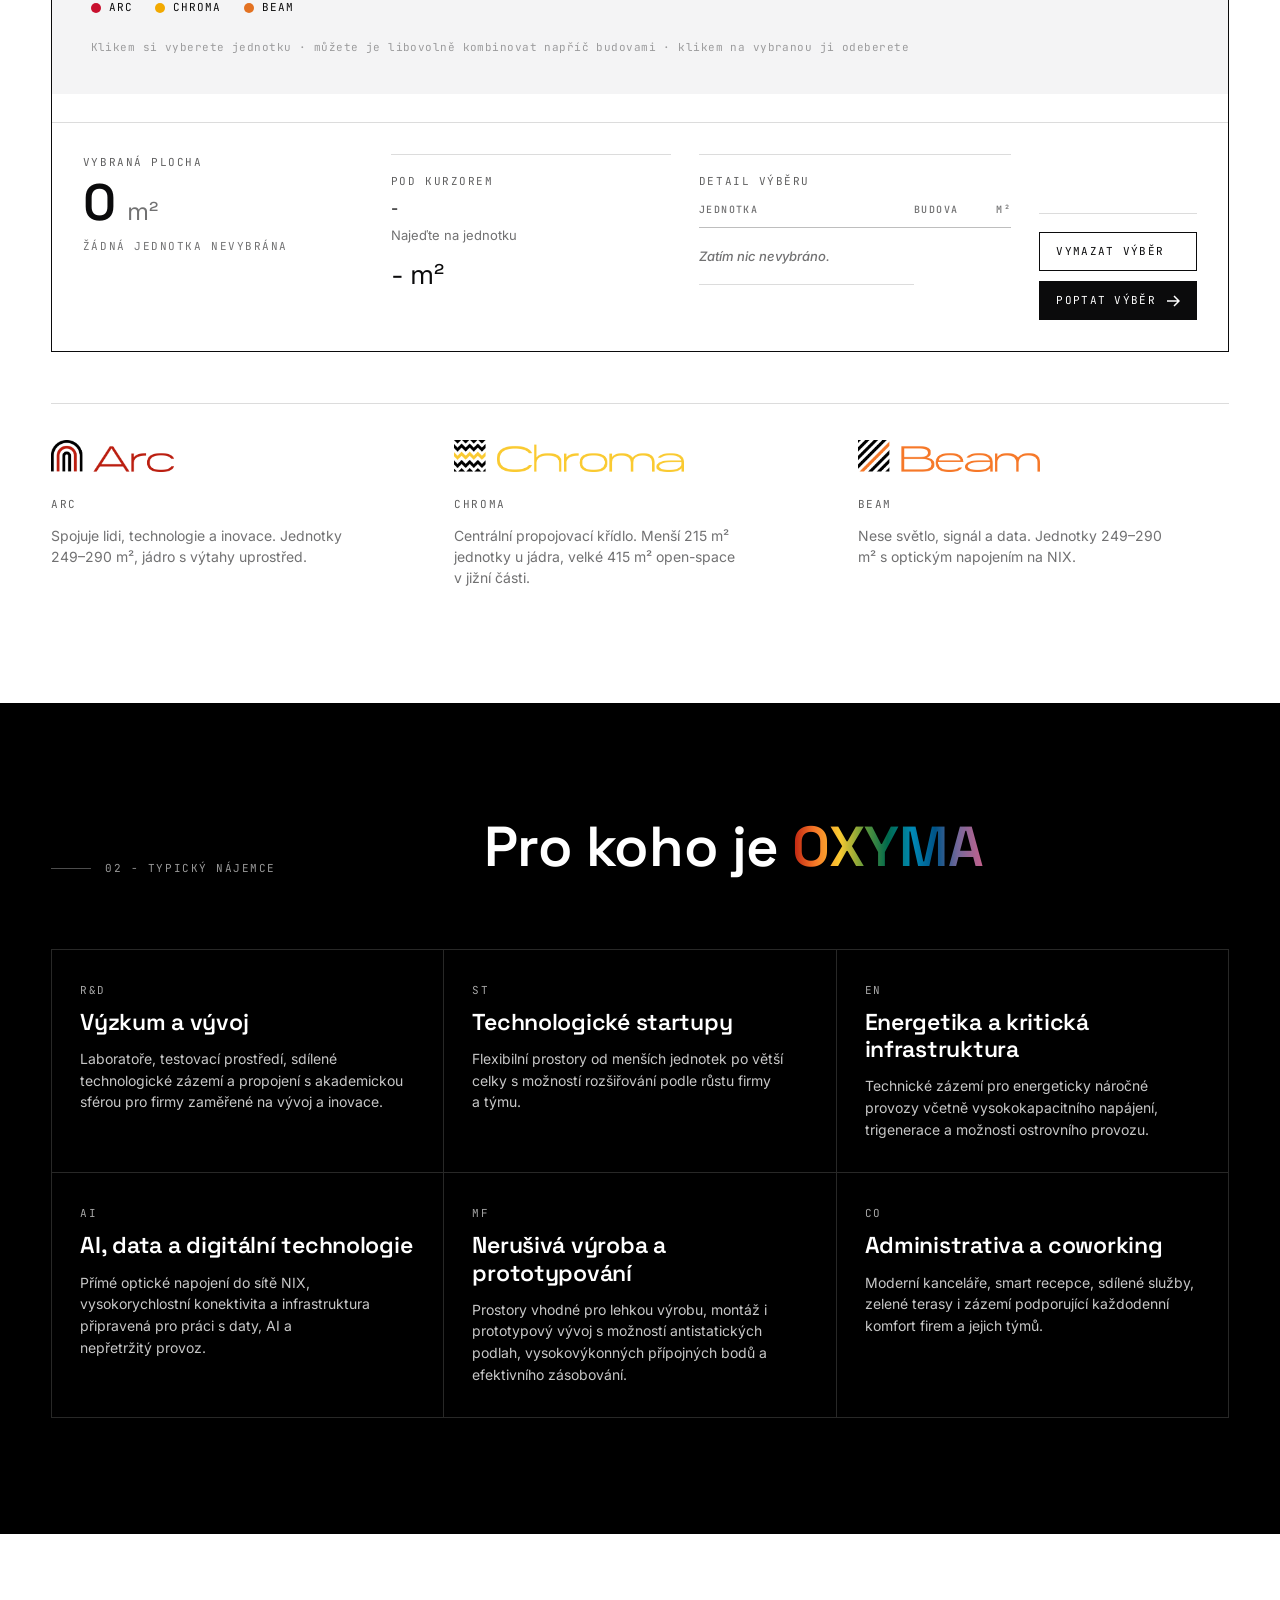
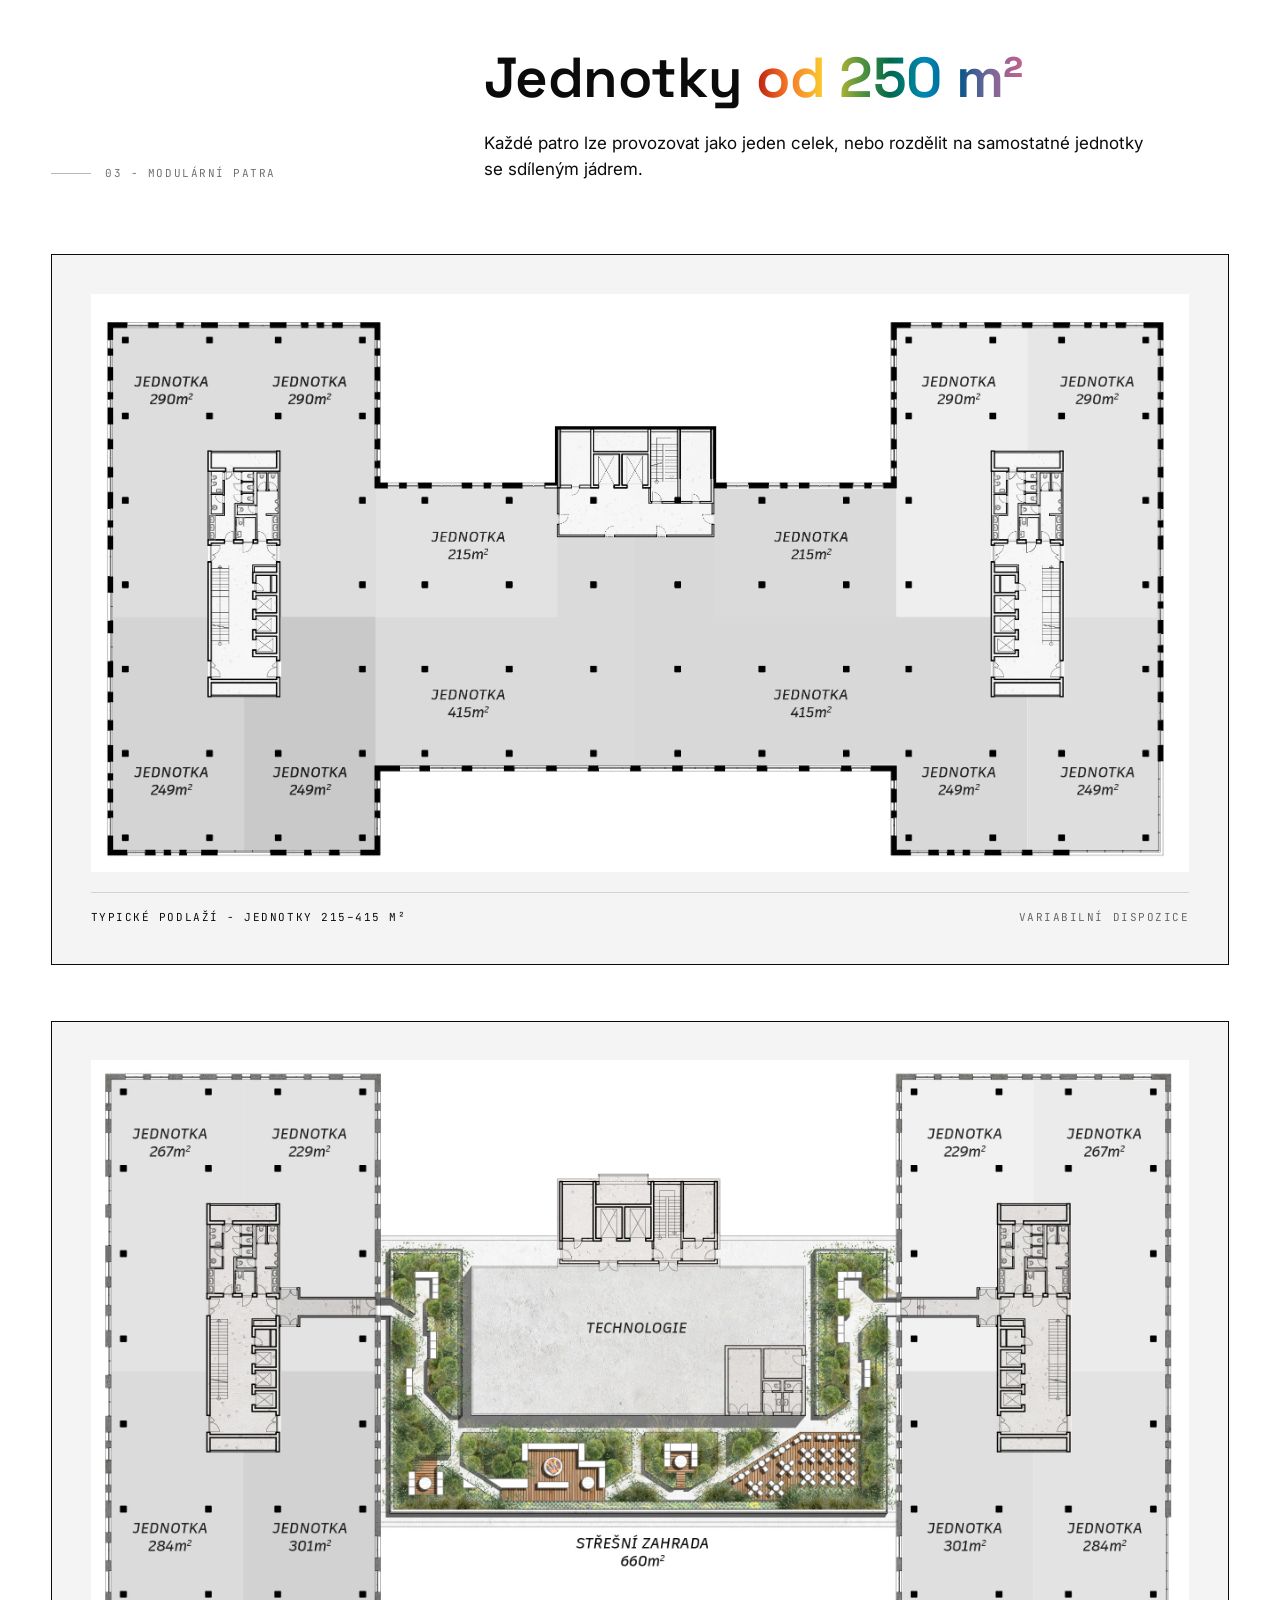
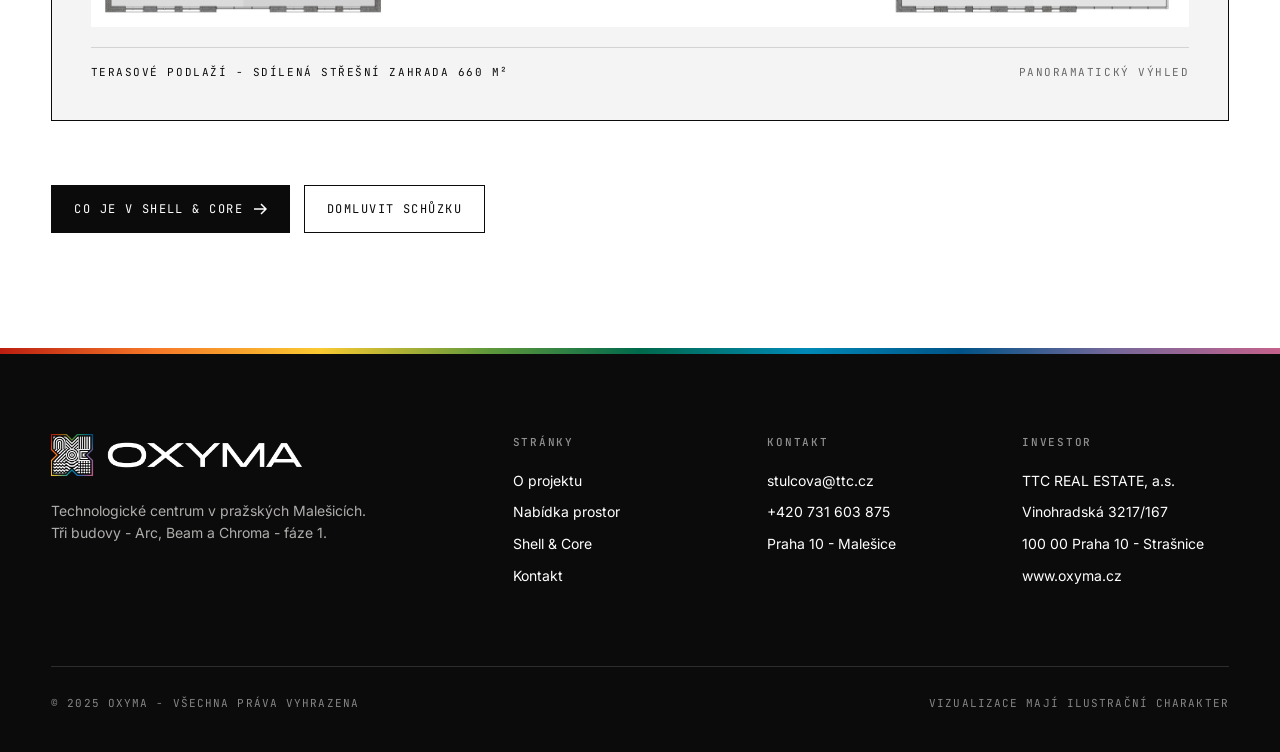
<file: nabidka-prostor.html>
<!DOCTYPE html>
<html lang="cs">
<head>
<meta charset="UTF-8" />
<meta name="viewport" content="width=device-width, initial-scale=1.0" />
<title>Nabídka prostor - OXYMA</title>
<link rel="preconnect" href="https://fonts.googleapis.com" />
<link rel="preconnect" href="https://fonts.gstatic.com" crossorigin />
<link href="https://fonts.googleapis.com/css2?family=Saira+ExtraExpanded:wght@400;500;600;700&family=Space+Grotesk:wght@400;500;600;700&family=Inter:wght@400;500;600&family=JetBrains+Mono:wght@400;500&display=swap" rel="stylesheet" />
<link rel="stylesheet" href="css/styles.css" />
</head>
<body data-screen-label="Nabídka prostor">
<script src="js/shared.js"></script>
<script>renderNav('offer');</script>

<header class="page-hero dark"><div class="shell" style="padding: clamp(80px, 10vw, 140px) var(--gutter) clamp(60px, 8vw, 100px);">
  <div class="eyebrow" style="margin-bottom: 28px;"><a href="index.html" style="opacity:.7;">Domů</a> &nbsp;/&nbsp; Nabídka prostor</div>
  <h1 class="h-display">Prohlédněte si <em>konkrétní</em> prostory</h1>
  <p class="lead" style="margin-top: clamp(28px, 4vw, 48px); max-width: 64ch;">
    Arc, Beam a Chroma tvoří první etapu technologického centra OXYMA. Budovy nabídnou flexibilní jednotky od 250 m² až po celá podlaží pro administrativu, vývoj, laboratoře i technologické provozy, doplněné o služby, retail a odpočinkové zóny.
  </p>
</div></header>

<div class="spectrum-bar"></div>

<section>
  <div class="shell">
    <div class="section-head">
      <div class="section-num">01 - Interaktivní plán</div>
      <div>
        <h2 class="h-1">Vytvořte si <em>vlastní prostor</em></h2>
        <p class="lead" style="margin-top: 24px; max-width: 64ch;">Půdorys vzorového patra napříč všemi třemi budovami. Klikem si vyberete jednotku, můžete je libovolně kombinovat v&nbsp;budovách Arc, Chroma a&nbsp;Beam. Vybrané plochy se vyplní barvou a&nbsp;orientačním rozmístěním pracovních míst.</p>
      </div>
    </div>

    <div class="planner" id="planner">
      <div class="planner-stage">
        <svg class="planner-svg" viewBox="0 0 1988 880" preserveAspectRatio="xMidYMid meet" aria-label="Interaktivní půdorys – Arc, Chroma, Beam">
          <defs>
            <!-- Workstation pattern (desk + chair, top-down). 1 m = 20 vb units, so this is ~2.5×3 m per workstation -->
            <pattern id="fitout" width="50" height="60" patternUnits="userSpaceOnUse">
              <rect x="11" y="12" width="28" height="14" rx="1.5" fill="rgba(255,255,255,0.88)"/>
              <rect x="19" y="29" width="12" height="9" rx="1" fill="rgba(255,255,255,0.55)"/>
            </pattern>
            <!-- Structural column dots - 4 m grid at 20 vb/m -->
            <pattern id="columns" width="80" height="80" patternUnits="userSpaceOnUse">
              <rect x="38" y="38" width="4" height="4" fill="rgba(0,0,0,0.55)"/>
            </pattern>
          </defs>

          <!-- Building outline. Geometry is to scale: 1 m = 20 vb units.
               Arc/Beam wings 28×38.5 m (column 14 m wide; top 20.7 m / 290 m², bottom 17.8 m / 249 m²).
               Chroma connector 41.4×30.4 m (column 20.7 m; top 10.4 m / 215 m², bottom 20 m / 415 m²). -->
          <path class="bldg-outline" d="
            M 20 20  L 580 20
            L 580 100  L 1408 100
            L 1408 20  L 1968 20
            L 1968 790  L 1408 790
            L 1408 710  L 580 710
            L 580 790  L 20 790
            Z" />

          <!-- Column dots overlay (same path, filled with column pattern) -->
          <path class="bldg-columns" d="
            M 20 20  L 580 20
            L 580 100  L 1408 100
            L 1408 20  L 1968 20
            L 1968 790  L 1408 790
            L 1408 710  L 580 710
            L 580 790  L 20 790
            Z" />

          <!-- Units (injected by JS) -->
          <g id="planner-units"></g>

          <!-- Unit-dividing structural lines -->
          <g class="planner-grid">
            <!-- Arc internal splits -->
            <line x1="300" y1="20"  x2="300" y2="790"/>
            <line x1="20"  y1="434" x2="580" y2="434"/>
            <!-- Beam internal splits -->
            <line x1="1688" y1="20"  x2="1688" y2="790"/>
            <line x1="1408" y1="434" x2="1968" y2="434"/>
            <!-- Chroma internal splits -->
            <line x1="994" y1="100" x2="994"  y2="710"/>
            <line x1="580" y1="308" x2="1408" y2="308"/>
          </g>

          <!-- Cores (toilets / elevators / stairs) - non-selectable; drawn after units to overlay selection fills -->
          <g class="planner-cores">
            <!-- Arc core - vertical strip near right edge of left column (≈4 m × 15 m) -->
            <rect x="200" y="240" width="80" height="300"/>
            <line x1="240" y1="240" x2="240" y2="540"/>
            <line x1="200" y1="280" x2="280" y2="280"/>
            <line x1="200" y1="320" x2="280" y2="320"/>
            <line x1="200" y1="360" x2="280" y2="360"/>
            <line x1="200" y1="400" x2="280" y2="400"/>
            <line x1="200" y1="440" x2="280" y2="440"/>
            <line x1="200" y1="480" x2="280" y2="480"/>
            <!-- Beam core - mirror -->
            <rect x="1708" y="240" width="80" height="300"/>
            <line x1="1748" y1="240" x2="1748" y2="540"/>
            <line x1="1708" y1="280" x2="1788" y2="280"/>
            <line x1="1708" y1="320" x2="1788" y2="320"/>
            <line x1="1708" y1="360" x2="1788" y2="360"/>
            <line x1="1708" y1="400" x2="1788" y2="400"/>
            <line x1="1708" y1="440" x2="1788" y2="440"/>
            <line x1="1708" y1="480" x2="1788" y2="480"/>
            <!-- Chroma top core - small block that protrudes above Chroma's top edge into the notch -->
            <rect x="934" y="40" width="120" height="120"/>
            <line x1="934" y1="100" x2="1054" y2="100"/>
            <line x1="994" y1="40"  x2="994"  y2="160"/>
          </g>

          <!-- Building labels - below the outline -->
          <g class="planner-bldg-labels">
            <text x="300"  y="844" text-anchor="middle">ARC</text>
            <text x="994"  y="844" text-anchor="middle">CHROMA</text>
            <text x="1688" y="844" text-anchor="middle">BEAM</text>
          </g>
        </svg>

        <div class="planner-legend">
          <div class="planner-legend-item"><span class="dot dot-arc"></span> Arc</div>
          <div class="planner-legend-item"><span class="dot dot-chroma"></span> Chroma</div>
          <div class="planner-legend-item"><span class="dot dot-beam"></span> Beam</div>
          <div class="planner-legend-hint">Klikem si vyberete jednotku · můžete je libovolně kombinovat napříč budovami · klikem na vybranou ji odeberete</div>
        </div>
      </div>

      <aside class="planner-panel">
        <div class="planner-panel-head">
          <div class="label" style="opacity:.65;">Vybraná plocha</div>
          <h3 class="h-2" style="margin-top: 6px;"><span id="planner-total">0</span> <span style="font-size:0.5em; letter-spacing:0; font-weight:400; color:var(--muted);">m²</span></h3>
          <div class="planner-panel-sub" id="planner-count">Žádná jednotka nevybrána</div>
        </div>

        <div class="planner-hover" id="planner-hover">
          <div class="label" style="opacity:.65;">Pod kurzorem</div>
          <div class="planner-hover-body">
            <div id="planner-hover-bldg">-</div>
            <div id="planner-hover-unit" style="color:var(--muted); font-size:13px; margin-top:4px;">Najeďte na jednotku</div>
            <div id="planner-hover-area" style="font-family: var(--font-display); font-stretch: 125%; font-size: 28px; margin-top: 8px;">- m²</div>
            <div id="planner-hover-desc" style="color:var(--muted); font-size:12.5px; line-height:1.45; margin-top:6px; max-width: 30ch;">&nbsp;</div>
          </div>
        </div>

        <div class="planner-selection" id="planner-selection">
          <div class="label" style="opacity:.65;">Detail výběru</div>
          <table class="planner-table" id="planner-table">
            <thead>
              <tr><th>Jednotka</th><th>Budova</th><th class="num">m²</th></tr>
            </thead>
            <tbody id="planner-table-body">
              <tr class="empty"><td colspan="3">Zatím nic nevybráno.</td></tr>
            </tbody>
          </table>
        </div>

        <div class="planner-actions">
          <button type="button" class="btn ghost planner-clear" id="planner-clear">Vymazat výběr</button>
          <a href="kontakt.html" class="btn">Poptat výběr<svg class="arrow" viewBox="0 0 14 14" fill="none" stroke="currentColor" stroke-width="1.5"><path d="M1 7h12M8 2l5 5-5 5"/></svg></a>
        </div>
      </aside>
    </div>

    <div class="planner-foot">
      <div><img class="bldg-logo" src="assets/logo-arc.png" alt="Arc" /><span class="label" style="opacity:.65;">Arc</span><p>Spojuje lidi, technologie a&nbsp;inovace. Jednotky 249–290 m², jádro s&nbsp;výtahy uprostřed.</p></div>
      <div><img class="bldg-logo" src="assets/logo-chroma.png" alt="Chroma" /><span class="label" style="opacity:.65;">Chroma</span><p>Centrální propojovací křídlo. Menší 215 m² jednotky u&nbsp;jádra, velké 415 m² open-space v&nbsp;jižní části.</p></div>
      <div><img class="bldg-logo" src="assets/logo-beam.png" alt="Beam" /><span class="label" style="opacity:.65;">Beam</span><p>Nese světlo, signál a&nbsp;data. Jednotky 249–290 m² s&nbsp;optickým napojením na NIX.</p></div>
    </div>
  </div>
</section>

<script src="js/planner.js"></script>

<section class="dark">
  <div class="shell">
    <div class="section-head">
      <div class="section-num">02 - Typický nájemce</div>
      <div><h2 class="h-1">Pro koho je <em>OXYMA</em></h2></div>
    </div>

    <div style="display:grid; grid-template-columns: repeat(3, minmax(0, 1fr)); gap: 0; border-top: 1px solid rgba(246,244,239,0.16); border-left: 1px solid rgba(246,244,239,0.16);">
      <div style="padding: 32px 28px; border-right: 1px solid rgba(246,244,239,0.16); border-bottom: 1px solid rgba(246,244,239,0.16);">
        <div class="label" style="opacity:.65;">R&amp;D</div>
        <h3 class="h-3" style="margin-top: 10px;">Výzkum a vývoj</h3>
        <p style="margin-top: 12px; opacity: 0.78; font-size: 14px;">Laboratoře, testovací prostředí, sdílené technologické zázemí a propojení s akademickou sférou pro firmy zaměřené na vývoj a inovace.</p>
      </div>
      <div style="padding: 32px 28px; border-right: 1px solid rgba(246,244,239,0.16); border-bottom: 1px solid rgba(246,244,239,0.16);">
        <div class="label" style="opacity:.65;">ST</div>
        <h3 class="h-3" style="margin-top: 10px;">Technologické startupy</h3>
        <p style="margin-top: 12px; opacity: 0.78; font-size: 14px;">Flexibilní prostory od menších jednotek po větší celky s možností rozšiřování podle růstu firmy a týmu.</p>
      </div>
      <div style="padding: 32px 28px; border-right: 1px solid rgba(246,244,239,0.16); border-bottom: 1px solid rgba(246,244,239,0.16);">
        <div class="label" style="opacity:.65;">EN</div>
        <h3 class="h-3" style="margin-top: 10px;">Energetika a kritická infrastruktura</h3>
        <p style="margin-top: 12px; opacity: 0.78; font-size: 14px;">Technické zázemí pro energeticky náročné provozy včetně vysokokapacitního napájení, trigenerace a možnosti ostrovního provozu.</p>
      </div>
      <div style="padding: 32px 28px; border-right: 1px solid rgba(246,244,239,0.16); border-bottom: 1px solid rgba(246,244,239,0.16);">
        <div class="label" style="opacity:.65;">AI</div>
        <h3 class="h-3" style="margin-top: 10px;">AI, data a digitální technologie</h3>
        <p style="margin-top: 12px; opacity: 0.78; font-size: 14px;">Přímé optické napojení do sítě NIX, vysokorychlostní konektivita a infrastruktura připravená pro práci s daty, AI a nepřetržitý provoz.</p>
      </div>
      <div style="padding: 32px 28px; border-right: 1px solid rgba(246,244,239,0.16); border-bottom: 1px solid rgba(246,244,239,0.16);">
        <div class="label" style="opacity:.65;">MF</div>
        <h3 class="h-3" style="margin-top: 10px;">Nerušivá výroba a prototypování</h3>
        <p style="margin-top: 12px; opacity: 0.78; font-size: 14px;">Prostory vhodné pro lehkou výrobu, montáž i prototypový vývoj s možností antistatických podlah, vysokovýkonných přípojných bodů a efektivního zásobování.</p>
      </div>
      <div style="padding: 32px 28px; border-right: 1px solid rgba(246,244,239,0.16); border-bottom: 1px solid rgba(246,244,239,0.16);">
        <div class="label" style="opacity:.65;">CO</div>
        <h3 class="h-3" style="margin-top: 10px;">Administrativa a coworking</h3>
        <p style="margin-top: 12px; opacity: 0.78; font-size: 14px;">Moderní kanceláře, smart recepce, sdílené služby, zelené terasy i zázemí podporující každodenní komfort firem a jejich týmů.</p>
      </div>
    </div>
  </div>
</section>

<section>
  <div class="shell">
    <div class="section-head">
      <div class="section-num">03 - Modulární patra</div>
      <div>
        <h2 class="h-1">Jednotky <em>od 250 m²</em></h2>
        <p class="lead" style="margin-top: 24px;">
          Každé patro lze provozovat jako jeden celek, nebo rozdělit na samostatné jednotky se sdíleným jádrem.
        </p>
      </div>
    </div>

    <figure style="margin: 0; border: 1px solid var(--line); padding: clamp(20px, 3vw, 40px); background: var(--paper-2);">
      <img src="assets/floorplan-typical.jpg" alt="Půdorys typického podlaží" />
      <figcaption class="label" style="display:flex; justify-content: space-between; gap: 16px; padding-top: 16px; border-top: 1px solid var(--line-soft); margin-top: 20px; flex-wrap: wrap;">
        <span>Typické podlaží - jednotky 215–415 m²</span>
        <span style="opacity: 0.6;">Variabilní dispozice</span>
      </figcaption>
    </figure>

    <figure style="margin: 56px 0 0; border: 1px solid var(--line); padding: clamp(20px, 3vw, 40px); background: var(--paper-2);">
      <img src="assets/floorplan-terrace.jpg" alt="Půdorys terasového podlaží" />
      <figcaption class="label" style="display:flex; justify-content: space-between; gap: 16px; padding-top: 16px; border-top: 1px solid var(--line-soft); margin-top: 20px; flex-wrap: wrap;">
        <span>Terasové podlaží - sdílená střešní zahrada 660 m²</span>
        <span style="opacity: 0.6;">Panoramatický výhled</span>
      </figcaption>
    </figure>

    <div style="margin-top: 64px; display: flex; gap: 14px; flex-wrap: wrap;">
      <a href="shell-core.html" class="btn">Co je v Shell &amp; Core<svg class="arrow" viewBox="0 0 14 14" fill="none" stroke="currentColor" stroke-width="1.5"><path d="M1 7h12M8 2l5 5-5 5"/></svg></a>
      <a href="kontakt.html" class="btn ghost">Domluvit schůzku</a>
    </div>
  </div>
</section>

<script>renderFooter(); initTweaks({ theme: 'light', accent: 'red' });</script>
</body>
</html>
</file>
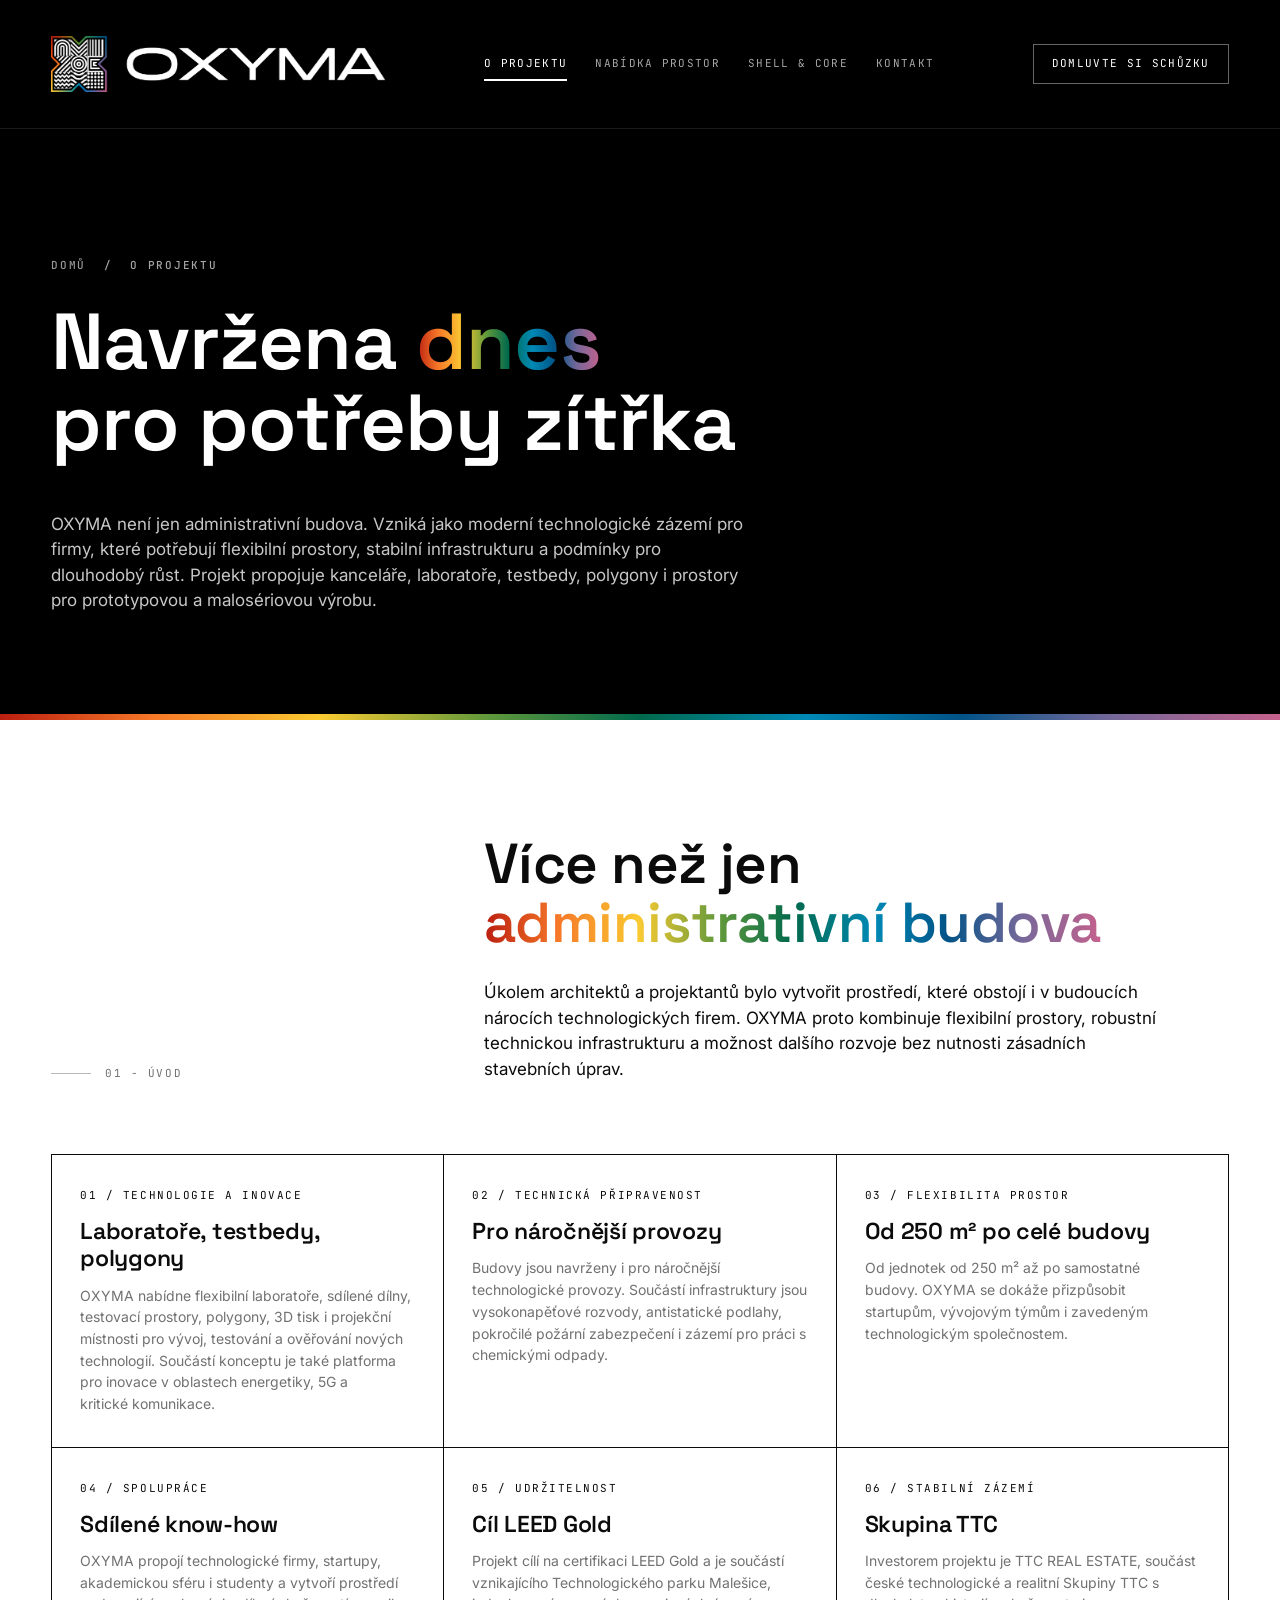
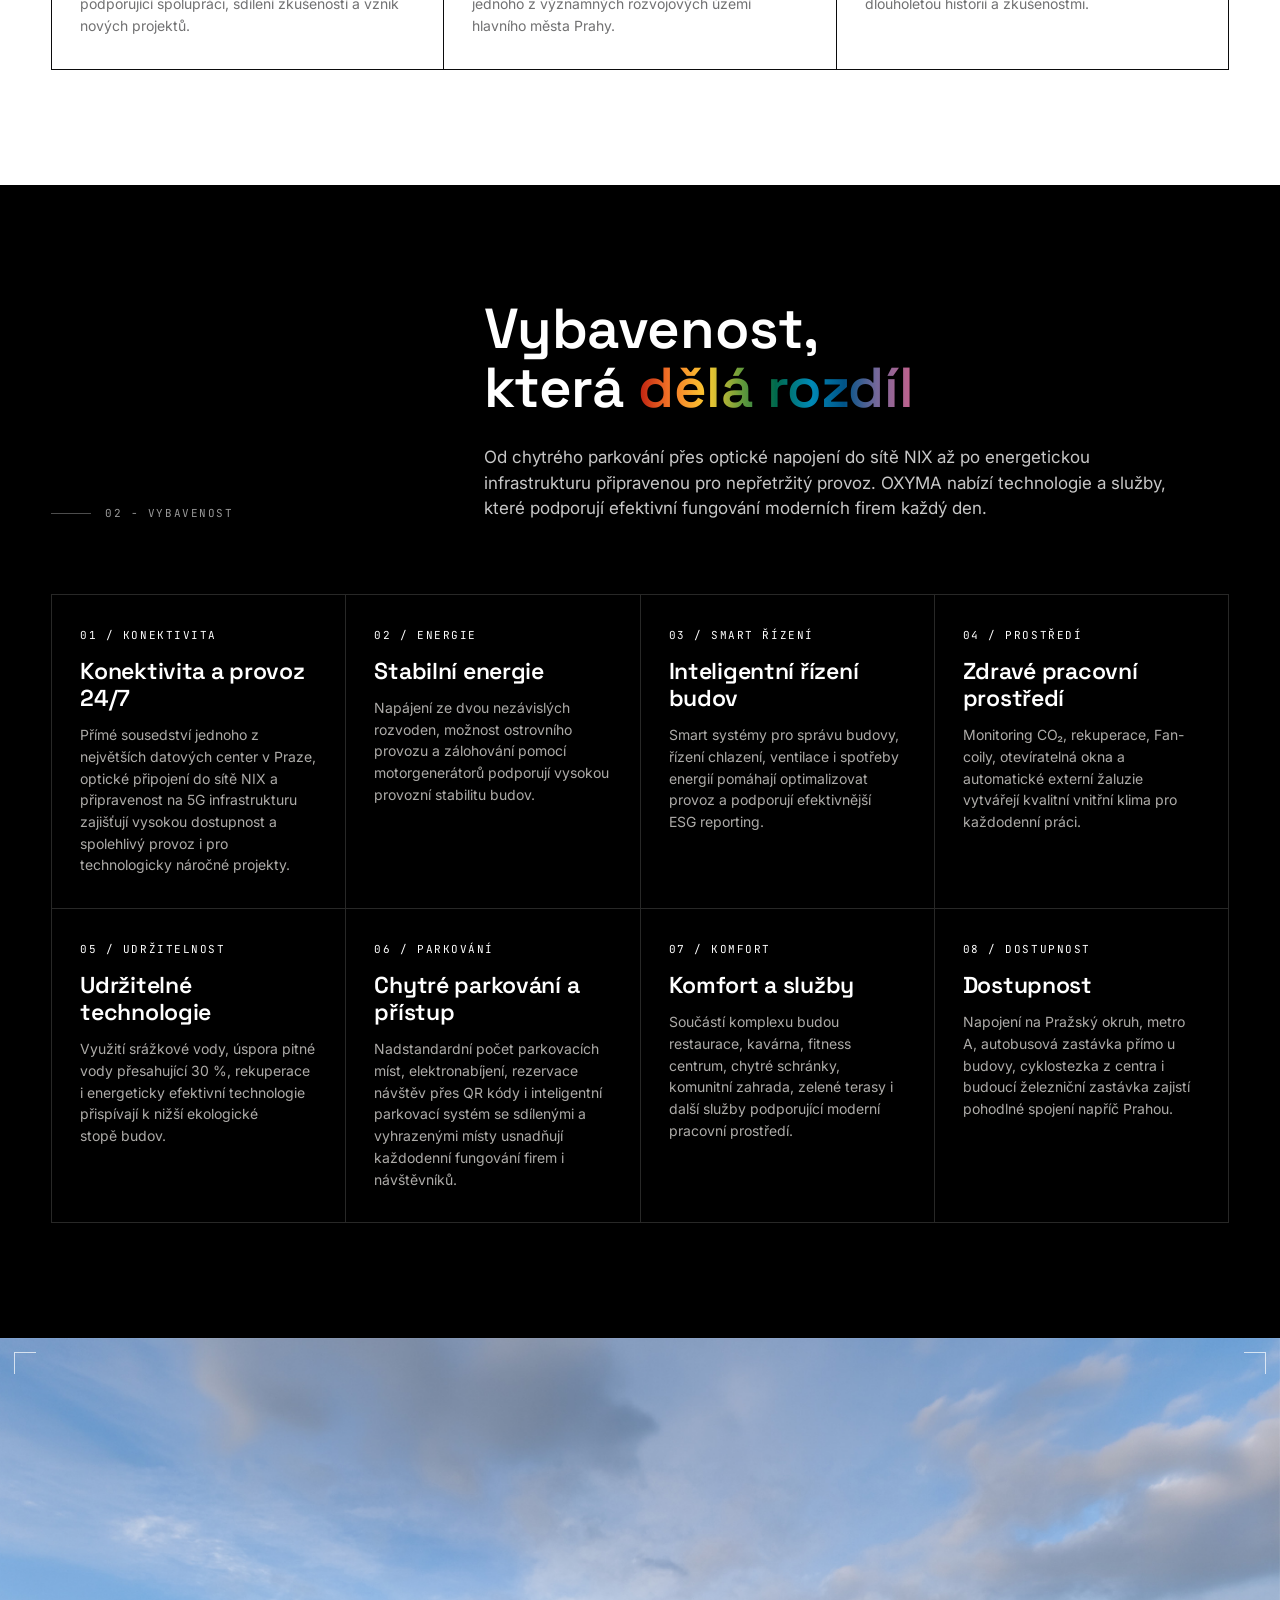
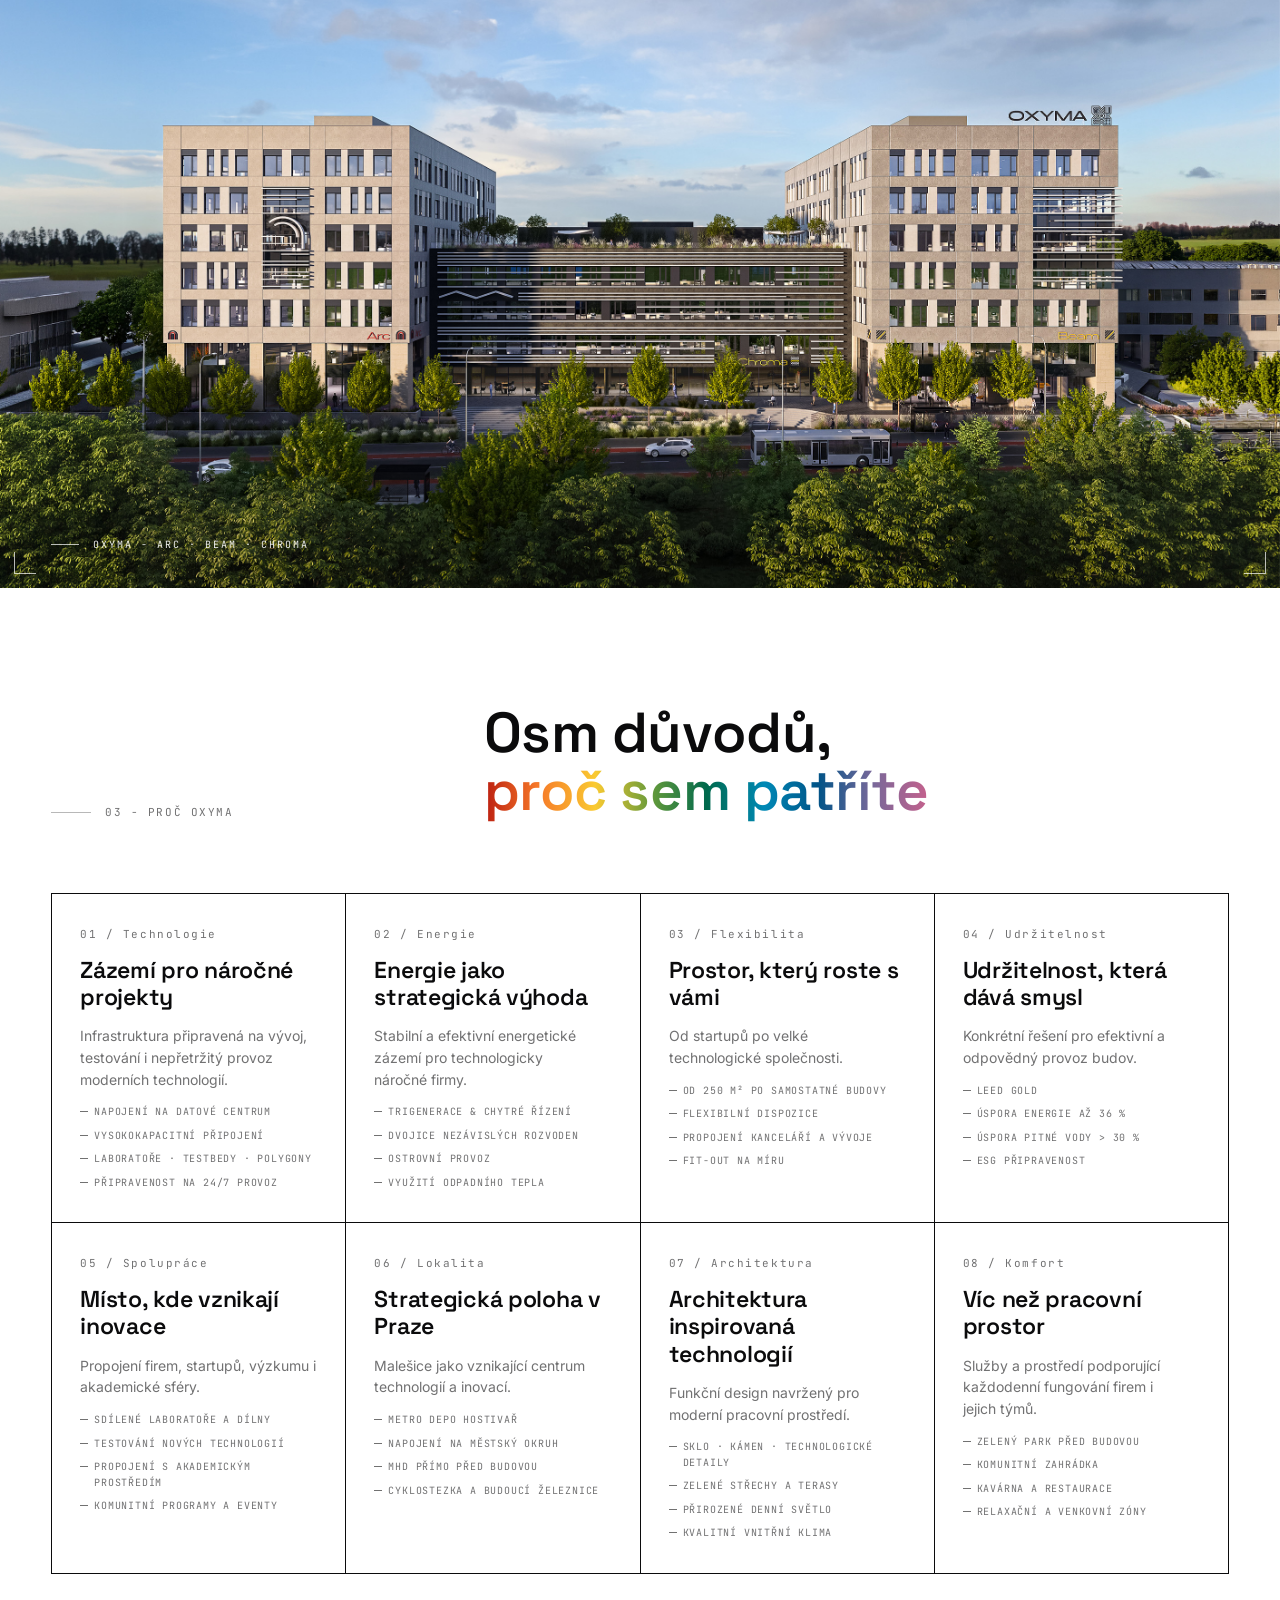
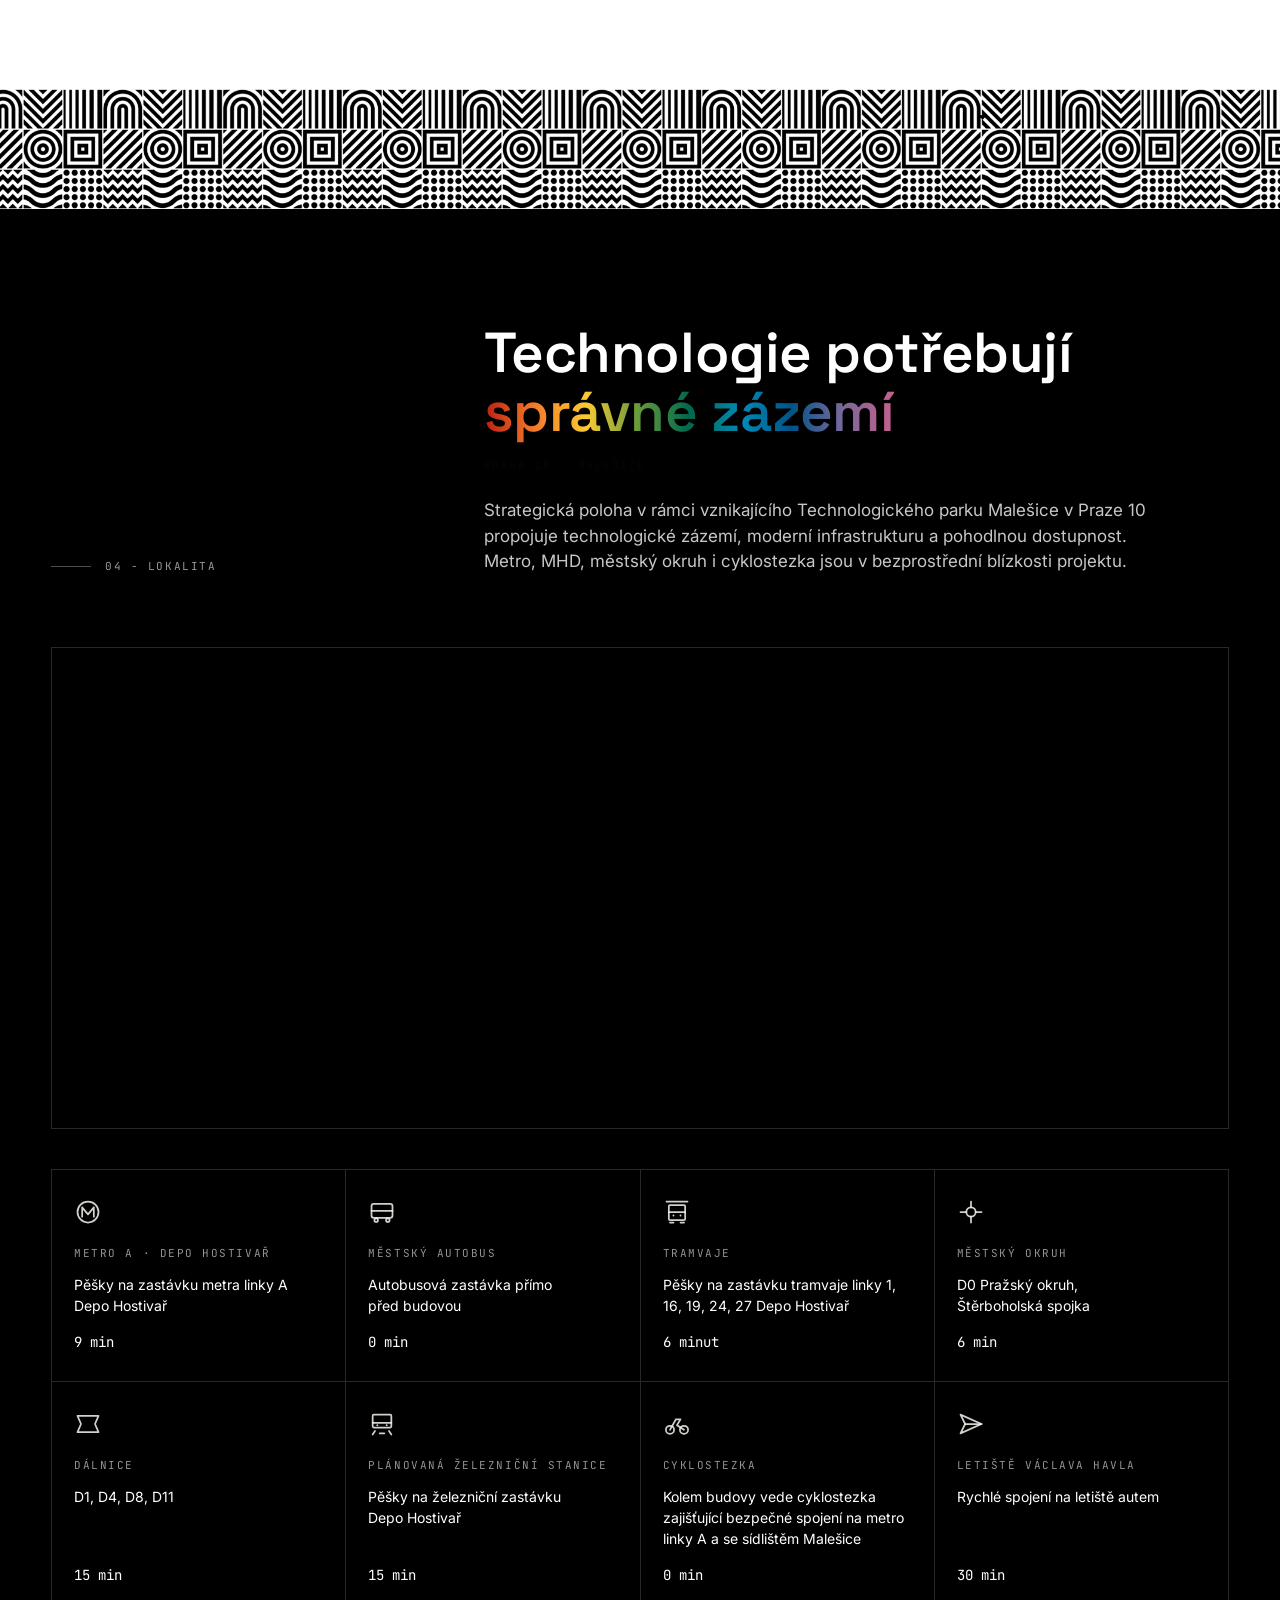
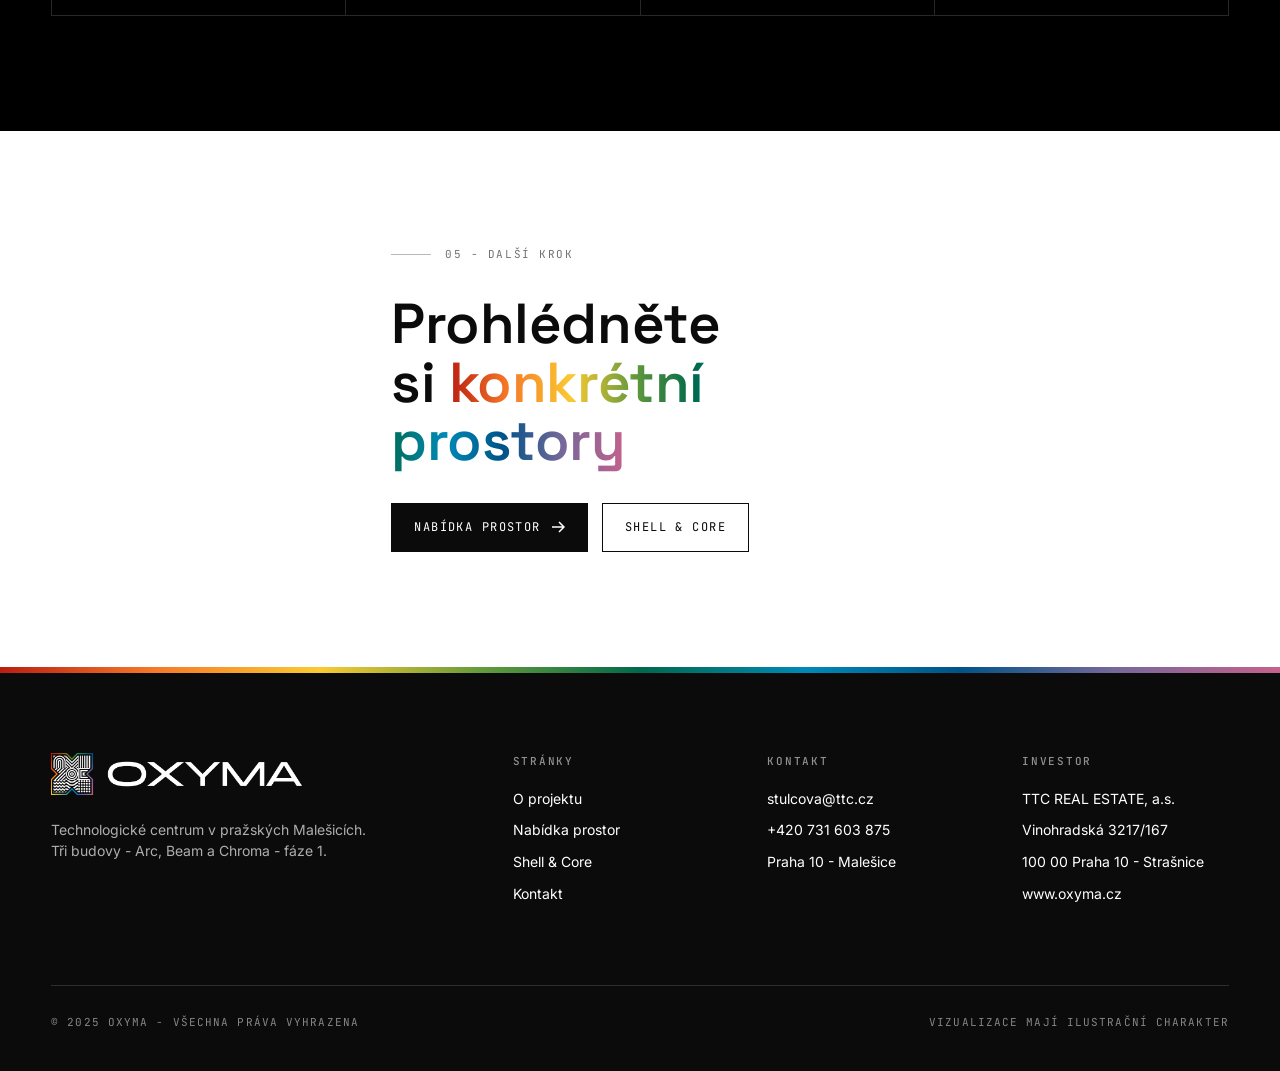
<file: o-projektu.html>
<!DOCTYPE html>
<html lang="cs">
<head>
<meta charset="UTF-8" />
<meta name="viewport" content="width=device-width, initial-scale=1.0" />
<title>O projektu - OXYMA</title>
<link rel="preconnect" href="https://fonts.googleapis.com" />
<link rel="preconnect" href="https://fonts.gstatic.com" crossorigin />
<link href="https://fonts.googleapis.com/css2?family=Saira+ExtraExpanded:wght@400;500;600;700&family=Space+Grotesk:wght@400;500;600;700&family=Inter:wght@400;500;600&family=JetBrains+Mono:wght@400;500&display=swap" rel="stylesheet" />
<link rel="stylesheet" href="css/styles.css" />
<style>
  .pillar { padding: 32px 28px; border-right: 1px solid var(--line); border-bottom: 1px solid var(--line); display: grid; gap: 14px; align-content: start; min-height: 320px; }
  .pillar-num { font-family: var(--font-mono); font-size: 11px; letter-spacing: 0.14em; color: var(--muted); }
  .pillar-list { list-style: none; padding: 0; margin: auto 0 0; display: grid; gap: 8px; font-family: var(--font-mono); font-size: 10px; letter-spacing: 0.08em; text-transform: uppercase; color: var(--muted); }
  .pillar-list li { padding-left: 14px; position: relative; }
  .pillar-list li::before { content:''; position: absolute; left: 0; top: 7px; width: 8px; height: 1px; background: currentColor; }
</style>
</head>
<body data-screen-label="O projektu">
<script src="js/shared.js"></script>
<script>renderNav('about');</script>

<header class="page-hero dark"><div class="shell" style="padding: clamp(80px, 10vw, 140px) var(--gutter) clamp(60px, 8vw, 100px);">
  <div class="eyebrow" style="margin-bottom: 28px;"><a href="index.html" style="opacity:.7;">Domů</a> &nbsp;/&nbsp; O projektu</div>
  <h1 class="h-display">Navržena <em>dnes</em><br/>pro potřeby zítřka</h1>
  <p class="lead" style="margin-top: clamp(28px, 4vw, 48px); max-width: 64ch;">
    OXYMA není jen administrativní budova. Vzniká jako moderní technologické zázemí pro firmy, které potřebují flexibilní prostory, stabilní infrastrukturu a podmínky pro dlouhodobý růst. Projekt propojuje kanceláře, laboratoře, testbedy, polygony i prostory pro prototypovou a malosériovou výrobu.
  </p>
</div></header>

<div class="spectrum-bar"></div>

<!-- =============== MANIFEST (přesunuto z úvodní stránky) =============== -->
<section>
  <div class="shell">
    <div class="section-head">
      <div class="section-num">01 - Úvod</div>
      <div>
        <h2 class="h-1">Více než jen <em>administrativní budova</em></h2>
        <p class="lead" style="margin-top: 28px;">
          Úkolem architektů a projektantů bylo vytvořit prostředí, které obstojí i v budoucích nárocích technologických firem. OXYMA proto kombinuje flexibilní prostory, robustní technickou infrastrukturu a možnost dalšího rozvoje bez nutnosti zásadních stavebních úprav.
        </p>
      </div>
    </div>

    <div style="display:grid; grid-template-columns: repeat(3, 1fr); border-top: 1px solid var(--line); border-left: 1px solid var(--line);">
      <div style="padding: 32px 28px; border-right: 1px solid var(--line); border-bottom: 1px solid var(--line);">
        <div class="label">01 / Technologie a inovace</div>
        <h3 class="h-3" style="margin-top: 14px;">Laboratoře, testbedy, polygony</h3>
        <p style="margin-top: 12px; color: var(--muted); font-size: 14px;">OXYMA nabídne flexibilní laboratoře, sdílené dílny, testovací prostory, polygony, 3D tisk i projekční místnosti pro vývoj, testování a ověřování nových technologií. Součástí konceptu je také platforma pro inovace v oblastech energetiky, 5G a kritické komunikace.</p>
      </div>
      <div style="padding: 32px 28px; border-right: 1px solid var(--line); border-bottom: 1px solid var(--line);">
        <div class="label">02 / Technická připravenost</div>
        <h3 class="h-3" style="margin-top: 14px;">Pro náročnější provozy</h3>
        <p style="margin-top: 12px; color: var(--muted); font-size: 14px;">Budovy jsou navrženy i pro náročnější technologické provozy. Součástí infrastruktury jsou vysokonapěťové rozvody, antistatické podlahy, pokročilé požární zabezpečení i zázemí pro práci s chemickými odpady.</p>
      </div>
      <div style="padding: 32px 28px; border-right: 1px solid var(--line); border-bottom: 1px solid var(--line);">
        <div class="label">03 / Flexibilita prostor</div>
        <h3 class="h-3" style="margin-top: 14px;">Od 250 m² po celé budovy</h3>
        <p style="margin-top: 12px; color: var(--muted); font-size: 14px;">Od jednotek od 250 m² až po samostatné budovy. OXYMA se dokáže přizpůsobit startupům, vývojovým týmům i zavedeným technologickým společnostem.</p>
      </div>
      <div style="padding: 32px 28px; border-right: 1px solid var(--line); border-bottom: 1px solid var(--line);">
        <div class="label">04 / Spolupráce</div>
        <h3 class="h-3" style="margin-top: 14px;">Sdílené know-how</h3>
        <p style="margin-top: 12px; color: var(--muted); font-size: 14px;">OXYMA propojí technologické firmy, startupy, akademickou sféru i studenty a vytvoří prostředí podporující spolupráci, sdílení zkušeností a vznik nových projektů.</p>
      </div>
      <div style="padding: 32px 28px; border-right: 1px solid var(--line); border-bottom: 1px solid var(--line);">
        <div class="label">05 / Udržitelnost</div>
        <h3 class="h-3" style="margin-top: 14px;">Cíl LEED Gold</h3>
        <p style="margin-top: 12px; color: var(--muted); font-size: 14px;">Projekt cílí na certifikaci LEED Gold a je součástí vznikajícího Technologického parku Malešice, jednoho z významných rozvojových území hlavního města Prahy.</p>
      </div>
      <div style="padding: 32px 28px; border-right: 1px solid var(--line); border-bottom: 1px solid var(--line);">
        <div class="label">06 / Stabilní zázemí</div>
        <h3 class="h-3" style="margin-top: 14px;">Skupina TTC</h3>
        <p style="margin-top: 12px; color: var(--muted); font-size: 14px;">Investorem projektu je TTC REAL ESTATE, součást české technologické a realitní Skupiny TTC s dlouholetou historií a zkušenostmi.</p>
      </div>
    </div>
  </div>
</section>

<!-- =============== VYBAVENOST =============== -->
<section class="dark">
  <div class="shell">
    <div class="section-head">
      <div class="section-num">02 - Vybavenost</div>
      <div>
        <h2 class="h-1">Vybavenost, která <em>dělá rozdíl</em></h2>
        <p class="lead" style="margin-top: 28px;">
          Od chytrého parkování přes optické napojení do sítě NIX až po energetickou infrastrukturu připravenou pro nepřetržitý provoz. OXYMA nabízí technologie a služby, které podporují efektivní fungování moderních firem každý den.
        </p>
      </div>
    </div>

    <div style="display:grid; grid-template-columns: repeat(4, minmax(0, 1fr)); border-top: 1px solid rgba(246,244,239,0.16); border-left: 1px solid rgba(246,244,239,0.16);">
      <div style="padding: 32px 28px; border-right: 1px solid rgba(246,244,239,0.16); border-bottom: 1px solid rgba(246,244,239,0.16);">
        <div class="label">01 / Konektivita</div>
        <h3 class="h-3" style="margin-top: 14px;">Konektivita a provoz 24/7</h3>
        <p style="margin-top: 12px; color: rgba(246,244,239,0.7); font-size: 14px;">Přímé sousedství jednoho z největších datových center v Praze, optické připojení do sítě NIX a připravenost na 5G infrastrukturu zajišťují vysokou dostupnost a spolehlivý provoz i pro technologicky náročné projekty.</p>
      </div>
      <div style="padding: 32px 28px; border-right: 1px solid rgba(246,244,239,0.16); border-bottom: 1px solid rgba(246,244,239,0.16);">
        <div class="label">02 / Energie</div>
        <h3 class="h-3" style="margin-top: 14px;">Stabilní energie</h3>
        <p style="margin-top: 12px; color: rgba(246,244,239,0.7); font-size: 14px;">Napájení ze dvou nezávislých rozvoden, možnost ostrovního provozu a zálohování pomocí motorgenerátorů podporují vysokou provozní stabilitu budov.</p>
      </div>
      <div style="padding: 32px 28px; border-right: 1px solid rgba(246,244,239,0.16); border-bottom: 1px solid rgba(246,244,239,0.16);">
        <div class="label">03 / Smart řízení</div>
        <h3 class="h-3" style="margin-top: 14px;">Inteligentní řízení budov</h3>
        <p style="margin-top: 12px; color: rgba(246,244,239,0.7); font-size: 14px;">Smart systémy pro správu budovy, řízení chlazení, ventilace i spotřeby energií pomáhají optimalizovat provoz a podporují efektivnější ESG reporting.</p>
      </div>
      <div style="padding: 32px 28px; border-right: 1px solid rgba(246,244,239,0.16); border-bottom: 1px solid rgba(246,244,239,0.16);">
        <div class="label">04 / Prostředí</div>
        <h3 class="h-3" style="margin-top: 14px;">Zdravé pracovní prostředí</h3>
        <p style="margin-top: 12px; color: rgba(246,244,239,0.7); font-size: 14px;">Monitoring CO₂, rekuperace, Fan-coily, otevíratelná okna a automatické externí žaluzie vytvářejí kvalitní vnitřní klima pro každodenní práci.</p>
      </div>
      <div style="padding: 32px 28px; border-right: 1px solid rgba(246,244,239,0.16); border-bottom: 1px solid rgba(246,244,239,0.16);">
        <div class="label">05 / Udržitelnost</div>
        <h3 class="h-3" style="margin-top: 14px;">Udržitelné technologie</h3>
        <p style="margin-top: 12px; color: rgba(246,244,239,0.7); font-size: 14px;">Využití srážkové vody, úspora pitné vody přesahující 30 %, rekuperace i energeticky efektivní technologie přispívají k nižší ekologické stopě budov.</p>
      </div>
      <div style="padding: 32px 28px; border-right: 1px solid rgba(246,244,239,0.16); border-bottom: 1px solid rgba(246,244,239,0.16);">
        <div class="label">06 / Parkování</div>
        <h3 class="h-3" style="margin-top: 14px;">Chytré parkování a přístup</h3>
        <p style="margin-top: 12px; color: rgba(246,244,239,0.7); font-size: 14px;">Nadstandardní počet parkovacích míst, elektronabíjení, rezervace návštěv přes QR kódy i inteligentní parkovací systém se sdílenými a vyhrazenými místy usnadňují každodenní fungování firem i návštěvníků.</p>
      </div>
      <div style="padding: 32px 28px; border-right: 1px solid rgba(246,244,239,0.16); border-bottom: 1px solid rgba(246,244,239,0.16);">
        <div class="label">07 / Komfort</div>
        <h3 class="h-3" style="margin-top: 14px;">Komfort a služby</h3>
        <p style="margin-top: 12px; color: rgba(246,244,239,0.7); font-size: 14px;">Součástí komplexu budou restaurace, kavárna, fitness centrum, chytré schránky, komunitní zahrada, zelené terasy i další služby podporující moderní pracovní prostředí.</p>
      </div>
      <div style="padding: 32px 28px; border-right: 1px solid rgba(246,244,239,0.16); border-bottom: 1px solid rgba(246,244,239,0.16);">
        <div class="label">08 / Dostupnost</div>
        <h3 class="h-3" style="margin-top: 14px;">Dostupnost</h3>
        <p style="margin-top: 12px; color: rgba(246,244,239,0.7); font-size: 14px;">Napojení na Pražský okruh, metro A, autobusová zastávka přímo u budovy, cyklostezka z centra i budoucí železniční zastávka zajistí pohodlné spojení napříč Prahou.</p>
      </div>
    </div>
  </div>
</section>

<figure class="hero-photo" data-screen-label="Foto Arc Beam Chroma">
  <img src="assets/oxyma-abc.jpg" alt="OXYMA - Arc, Beam, Chroma" loading="lazy" />
  <span class="photo-bracket tl"></span>
  <span class="photo-bracket tr"></span>
  <span class="photo-bracket bl"></span>
  <span class="photo-bracket br"></span>
  <figcaption class="photo-caption">OXYMA - Arc · Beam · Chroma</figcaption>
</figure>

<section>
  <div class="shell">
    <div class="section-head">
      <div class="section-num">03 - Proč OXYMA</div>
      <div><h2 class="h-1">Osm důvodů, <em>proč sem patříte</em></h2></div>
    </div>

    <div style="display:grid; grid-template-columns: 1fr; border-top: 1px solid var(--line); border-left: 1px solid var(--line);">
      <div style="display:grid; grid-template-columns: repeat(4, 1fr);">
        <article class="pillar">
          <div class="pillar-num">01 / Technologie</div>
          <h3 class="h-3">Zázemí pro náročné projekty</h3>
          <p style="font-size: 14px; color: var(--muted);">Infrastruktura připravená na vývoj, testování i nepřetržitý provoz moderních technologií.</p>
          <ul class="pillar-list"><li>Napojení na datové centrum</li><li>Vysokokapacitní připojení</li><li>Laboratoře · testbedy · polygony</li><li>Připravenost na 24/7 provoz</li></ul>
        </article>
        <article class="pillar">
          <div class="pillar-num">02 / Energie</div>
          <h3 class="h-3">Energie jako strategická výhoda</h3>
          <p style="font-size: 14px; color: var(--muted);">Stabilní a efektivní energetické zázemí pro technologicky náročné firmy.</p>
          <ul class="pillar-list"><li>Trigenerace &amp; chytré řízení</li><li>Dvojice nezávislých rozvoden</li><li>Ostrovní provoz</li><li>Využití odpadního tepla</li></ul>
        </article>
        <article class="pillar">
          <div class="pillar-num">03 / Flexibilita</div>
          <h3 class="h-3">Prostor, který roste s vámi</h3>
          <p style="font-size: 14px; color: var(--muted);">Od startupů po velké technologické společnosti.</p>
          <ul class="pillar-list"><li>Od 250 m² po samostatné budovy</li><li>Flexibilní dispozice</li><li>Propojení kanceláří a vývoje</li><li>Fit-out na míru</li></ul>
        </article>
        <article class="pillar">
          <div class="pillar-num">04 / Udržitelnost</div>
          <h3 class="h-3">Udržitelnost, která dává smysl</h3>
          <p style="font-size: 14px; color: var(--muted);">Konkrétní řešení pro efektivní a odpovědný provoz budov.</p>
          <ul class="pillar-list"><li>LEED Gold</li><li>Úspora energie až 36 %</li><li>Úspora pitné vody &gt; 30 %</li><li>ESG připravenost</li></ul>
        </article>
        <article class="pillar">
          <div class="pillar-num">05 / Spolupráce</div>
          <h3 class="h-3">Místo, kde vznikají inovace</h3>
          <p style="font-size: 14px; color: var(--muted);">Propojení firem, startupů, výzkumu i akademické sféry.</p>
          <ul class="pillar-list"><li>Sdílené laboratoře a dílny</li><li>Testování nových technologií</li><li>Propojení s akademickým prostředím</li><li>Komunitní programy a eventy</li></ul>
        </article>
        <article class="pillar">
          <div class="pillar-num">06 / Lokalita</div>
          <h3 class="h-3">Strategická poloha v Praze</h3>
          <p style="font-size: 14px; color: var(--muted);">Malešice jako vznikající centrum technologií a inovací.</p>
          <ul class="pillar-list"><li>Metro Depo Hostivař</li><li>Napojení na městský okruh</li><li>MHD přímo před budovou</li><li>Cyklostezka a budoucí železnice</li></ul>
        </article>
        <article class="pillar">
          <div class="pillar-num">07 / Architektura</div>
          <h3 class="h-3">Architektura inspirovaná technologií</h3>
          <p style="font-size: 14px; color: var(--muted);">Funkční design navržený pro moderní pracovní prostředí.</p>
          <ul class="pillar-list"><li>Sklo · kámen · technologické detaily</li><li>Zelené střechy a terasy</li><li>Přirozené denní světlo</li><li>Kvalitní vnitřní klima</li></ul>
        </article>
        <article class="pillar">
          <div class="pillar-num">08 / Komfort</div>
          <h3 class="h-3">Víc než pracovní prostor</h3>
          <p style="font-size: 14px; color: var(--muted);">Služby a prostředí podporující každodenní fungování firem i jejich týmů.</p>
          <ul class="pillar-list"><li>Zelený park před budovou</li><li>Komunitní zahrádka</li><li>Kavárna a restaurace</li><li>Relaxační a venkovní zóny</li></ul>
        </article>
      </div>
    </div>
  </div>
</section>

<img src="assets/pattern-strip.jpg" alt="" class="pattern-img" style="height: clamp(60px, 10vw, 120px); object-fit: cover;" />

<section class="dark">
  <div class="shell">
    <div class="section-head">
      <div class="section-num">04 - Lokalita</div>
      <div>
        <h2 class="h-1">Technologie potřebují <em>správné zázemí</em></h2>
        <div class="label" style="margin-top: 16px; color: var(--muted);">Praha 10 - Malešice</div>
        <p class="lead" style="margin-top: 24px;">
          Strategická poloha v rámci vznikajícího Technologického parku Malešice v Praze 10 propojuje technologické zázemí, moderní infrastrukturu a pohodlnou dostupnost. Metro, MHD, městský okruh i cyklostezka jsou v bezprostřední blízkosti projektu.
        </p>
      </div>
    </div>

    <div style="margin-top: 40px; border: 1px solid rgba(246,244,239,0.16);">
      <iframe src="https://www.google.com/maps/embed?pb=!1m14!1m12!1m3!1d7988.009532633798!2d14.519960859832997!3d50.07952050918647!2m3!1f0!2f0!3f0!3m2!1i1024!2i768!4f13.1!5e1!3m2!1scs!2scz!4v1778513308749!5m2!1scs!2scz" width="100%" height="480" style="border:0; display:block; filter: invert(0.92) hue-rotate(180deg) saturate(0.6);" allowfullscreen="" loading="lazy" referrerpolicy="no-referrer-when-downgrade"></iframe>
    </div>

    <div style="display:grid; grid-template-columns: repeat(4, minmax(0, 1fr)); border-top: 1px solid rgba(246,244,239,0.16); border-left: 1px solid rgba(246,244,239,0.16); margin-top: 40px;">
      <div style="padding: 28px 22px; border-right: 1px solid rgba(246,244,239,0.16); border-bottom: 1px solid rgba(246,244,239,0.16); display: grid; align-content: space-between; gap: 16px; min-height: 200px;">
        <div>
          <svg width="28" height="28" viewBox="0 0 24 24" fill="none" stroke="currentColor" stroke-width="1.5" stroke-linecap="round" stroke-linejoin="round" style="color: rgba(246,244,239,0.85); margin-bottom: 12px;"><circle cx="12" cy="12" r="9"/><path d="M7 16V8l5 6 5-6v8"/></svg>
          <div class="label" style="color: rgba(246,244,239,0.6);">Metro A · Depo Hostivař</div>
          <p style="margin-top: 12px; font-size: 14px; line-height: 1.5;">Pěšky na zastávku metra linky A Depo Hostivař</p>
        </div>
        <div style="font-family: var(--font-mono); font-size: 14px; color: #fff;">9 min</div>
      </div>
      <div style="padding: 28px 22px; border-right: 1px solid rgba(246,244,239,0.16); border-bottom: 1px solid rgba(246,244,239,0.16); display: grid; align-content: space-between; gap: 16px; min-height: 200px;">
        <div>
          <svg width="28" height="28" viewBox="0 0 24 24" fill="none" stroke="currentColor" stroke-width="1.5" stroke-linecap="round" stroke-linejoin="round" style="color: rgba(246,244,239,0.85); margin-bottom: 12px;"><rect x="3" y="5" width="18" height="12" rx="2"/><line x1="3" y1="11" x2="21" y2="11"/><circle cx="7" cy="19" r="1.5"/><circle cx="17" cy="19" r="1.5"/></svg>
          <div class="label" style="color: rgba(246,244,239,0.6);">Městský autobus</div>
          <p style="margin-top: 12px; font-size: 14px; line-height: 1.5;">Autobusová zastávka přímo před budovou</p>
        </div>
        <div style="font-family: var(--font-mono); font-size: 14px; color: #fff;">0 min</div>
      </div>
      <div style="padding: 28px 22px; border-right: 1px solid rgba(246,244,239,0.16); border-bottom: 1px solid rgba(246,244,239,0.16); display: grid; align-content: space-between; gap: 16px; min-height: 200px;">
        <div>
          <svg width="28" height="28" viewBox="0 0 24 24" fill="none" stroke="currentColor" stroke-width="1.5" stroke-linecap="round" stroke-linejoin="round" style="color: rgba(246,244,239,0.85); margin-bottom: 12px;"><line x1="3" y1="3" x2="21" y2="3"/><rect x="5" y="6" width="14" height="13" rx="1"/><line x1="5" y1="12" x2="19" y2="12"/><circle cx="9" cy="15" r="0.8" fill="currentColor" stroke="none"/><circle cx="15" cy="15" r="0.8" fill="currentColor" stroke="none"/><line x1="6" y1="21" x2="9" y2="21"/><line x1="15" y1="21" x2="18" y2="21"/></svg>
          <div class="label" style="color: rgba(246,244,239,0.6);">Tramvaje</div>
          <p style="margin-top: 12px; font-size: 14px; line-height: 1.5;">Pěšky na zastávku tramvaje linky 1, 16, 19, 24, 27 Depo Hostivař</p>
        </div>
        <div style="font-family: var(--font-mono); font-size: 14px; color: #fff;">6 minut</div>
      </div>
      <div style="padding: 28px 22px; border-right: 1px solid rgba(246,244,239,0.16); border-bottom: 1px solid rgba(246,244,239,0.16); display: grid; align-content: space-between; gap: 16px; min-height: 200px;">
        <div>
          <svg width="28" height="28" viewBox="0 0 24 24" fill="none" stroke="currentColor" stroke-width="1.5" stroke-linecap="round" stroke-linejoin="round" style="color: rgba(246,244,239,0.85); margin-bottom: 12px;"><circle cx="12" cy="12" r="4"/><path d="M12 3v5M3 12h5M16 12h5M12 16v5"/></svg>
          <div class="label" style="color: rgba(246,244,239,0.6);">Městský okruh</div>
          <p style="margin-top: 12px; font-size: 14px; line-height: 1.5;">D0 Pražský okruh, Štěrboholská spojka</p>
        </div>
        <div style="font-family: var(--font-mono); font-size: 14px; color: #fff;">6 min</div>
      </div>
      <div style="padding: 28px 22px; border-right: 1px solid rgba(246,244,239,0.16); border-bottom: 1px solid rgba(246,244,239,0.16); display: grid; align-content: space-between; gap: 16px; min-height: 200px;">
        <div>
          <svg width="28" height="28" viewBox="0 0 24 24" fill="none" stroke="currentColor" stroke-width="1.5" stroke-linecap="round" stroke-linejoin="round" style="color: rgba(246,244,239,0.85); margin-bottom: 12px;"><path d="M3 5h18l-3 7l3 7H3l3-7z"/></svg>
          <div class="label" style="color: rgba(246,244,239,0.6);">Dálnice</div>
          <p style="margin-top: 12px; font-size: 14px; line-height: 1.5;">D1, D4, D8, D11</p>
        </div>
        <div style="font-family: var(--font-mono); font-size: 14px; color: #fff;">15 min</div>
      </div>
      <div style="padding: 28px 22px; border-right: 1px solid rgba(246,244,239,0.16); border-bottom: 1px solid rgba(246,244,239,0.16); display: grid; align-content: space-between; gap: 16px; min-height: 200px;">
        <div>
          <svg width="28" height="28" viewBox="0 0 24 24" fill="none" stroke="currentColor" stroke-width="1.5" stroke-linecap="round" stroke-linejoin="round" style="color: rgba(246,244,239,0.85); margin-bottom: 12px;"><rect x="4" y="4" width="16" height="11" rx="1"/><line x1="4" y1="11" x2="20" y2="11"/><circle cx="8" cy="13" r="0.8" fill="currentColor" stroke="none"/><circle cx="16" cy="13" r="0.8" fill="currentColor" stroke="none"/><line x1="6" y1="18" x2="4" y2="21"/><line x1="18" y1="18" x2="20" y2="21"/><line x1="10" y1="20" x2="14" y2="20"/></svg>
          <div class="label" style="color: rgba(246,244,239,0.6);">Plánovaná železniční stanice</div>
          <p style="margin-top: 12px; font-size: 14px; line-height: 1.5;">Pěšky na železniční zastávku Depo Hostivař</p>
        </div>
        <div style="font-family: var(--font-mono); font-size: 14px; color: #fff;">15 min</div>
      </div>
      <div style="padding: 28px 22px; border-right: 1px solid rgba(246,244,239,0.16); border-bottom: 1px solid rgba(246,244,239,0.16); display: grid; align-content: space-between; gap: 16px; min-height: 200px;">
        <div>
          <svg width="28" height="28" viewBox="0 0 24 24" fill="none" stroke="currentColor" stroke-width="1.5" stroke-linecap="round" stroke-linejoin="round" style="color: rgba(246,244,239,0.85); margin-bottom: 12px;"><circle cx="6" cy="17" r="3.5"/><circle cx="18" cy="17" r="3.5"/><path d="M6 17l5-9h4l-3 5l6 4M14 8h-3"/></svg>
          <div class="label" style="color: rgba(246,244,239,0.6);">Cyklostezka</div>
          <p style="margin-top: 12px; font-size: 14px; line-height: 1.5;">Kolem budovy vede cyklostezka zajišťující bezpečné spojení na metro linky A a se sídlištěm Malešice</p>
        </div>
        <div style="font-family: var(--font-mono); font-size: 14px; color: #fff;">0 min</div>
      </div>
      <div style="padding: 28px 22px; border-right: 1px solid rgba(246,244,239,0.16); border-bottom: 1px solid rgba(246,244,239,0.16); display: grid; align-content: space-between; gap: 16px; min-height: 200px;">
        <div>
          <svg width="28" height="28" viewBox="0 0 24 24" fill="none" stroke="currentColor" stroke-width="1.5" stroke-linecap="round" stroke-linejoin="round" style="color: rgba(246,244,239,0.85); margin-bottom: 12px;"><path d="M21 12L3 4l4 8l-4 8z"/><line x1="7" y1="12" x2="21" y2="12"/></svg>
          <div class="label" style="color: rgba(246,244,239,0.6);">Letiště Václava Havla</div>
          <p style="margin-top: 12px; font-size: 14px; line-height: 1.5;">Rychlé spojení na letiště autem</p>
        </div>
        <div style="font-family: var(--font-mono); font-size: 14px; color: #fff;">30 min</div>
      </div>
    </div>
  </div>
</section>

<section>
  <div class="shell" style="display:grid; gap: 32px; max-width: 60ch;">
    <div class="section-num">05 - Další krok</div>
    <h2 class="h-1">Prohlédněte si <em>konkrétní prostory</em></h2>
    <div style="display:flex; gap: 14px; flex-wrap: wrap;">
      <a href="nabidka-prostor.html" class="btn">Nabídka prostor<svg class="arrow" viewBox="0 0 14 14" fill="none" stroke="currentColor" stroke-width="1.5"><path d="M1 7h12M8 2l5 5-5 5"/></svg></a>
      <a href="shell-core.html" class="btn ghost">Shell &amp; Core</a>
    </div>
  </div>
</section>

<script>renderFooter(); initTweaks({ theme: 'light', accent: 'red' });</script>
</body>
</html>
</file>
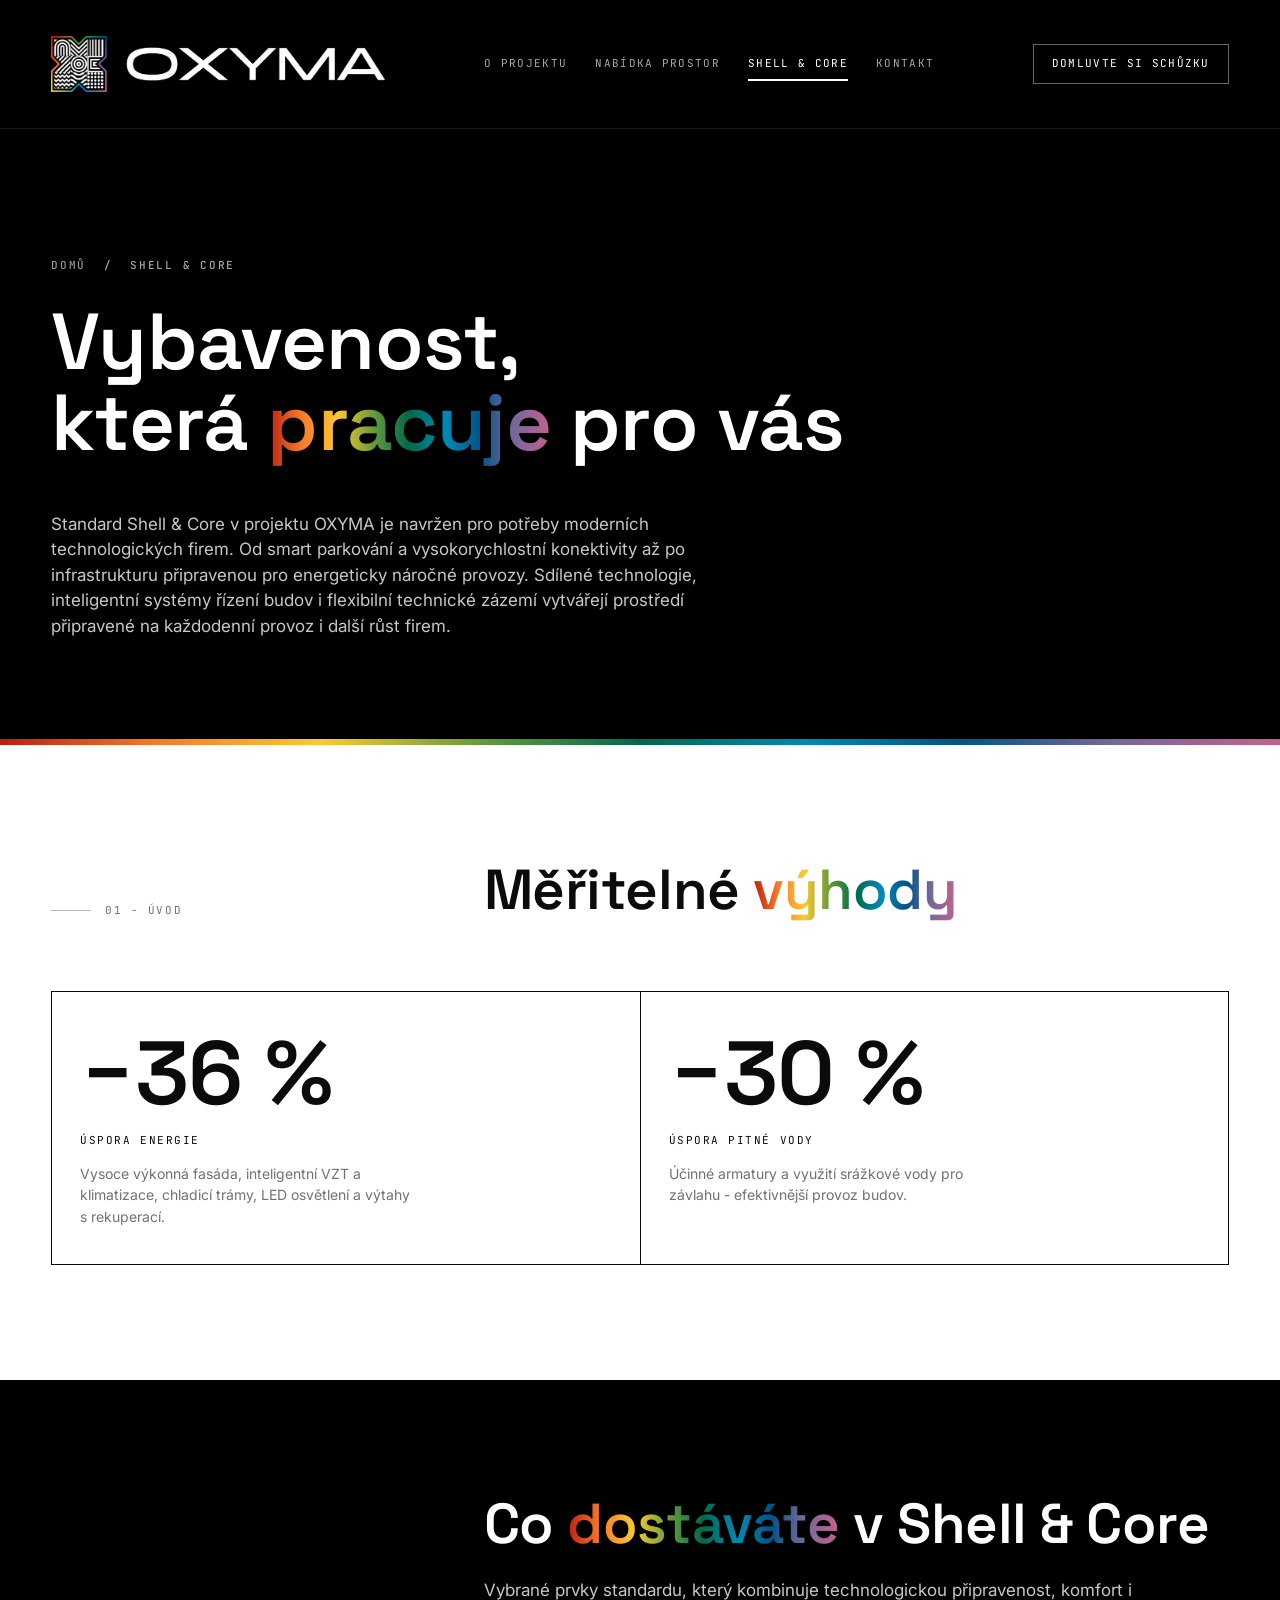
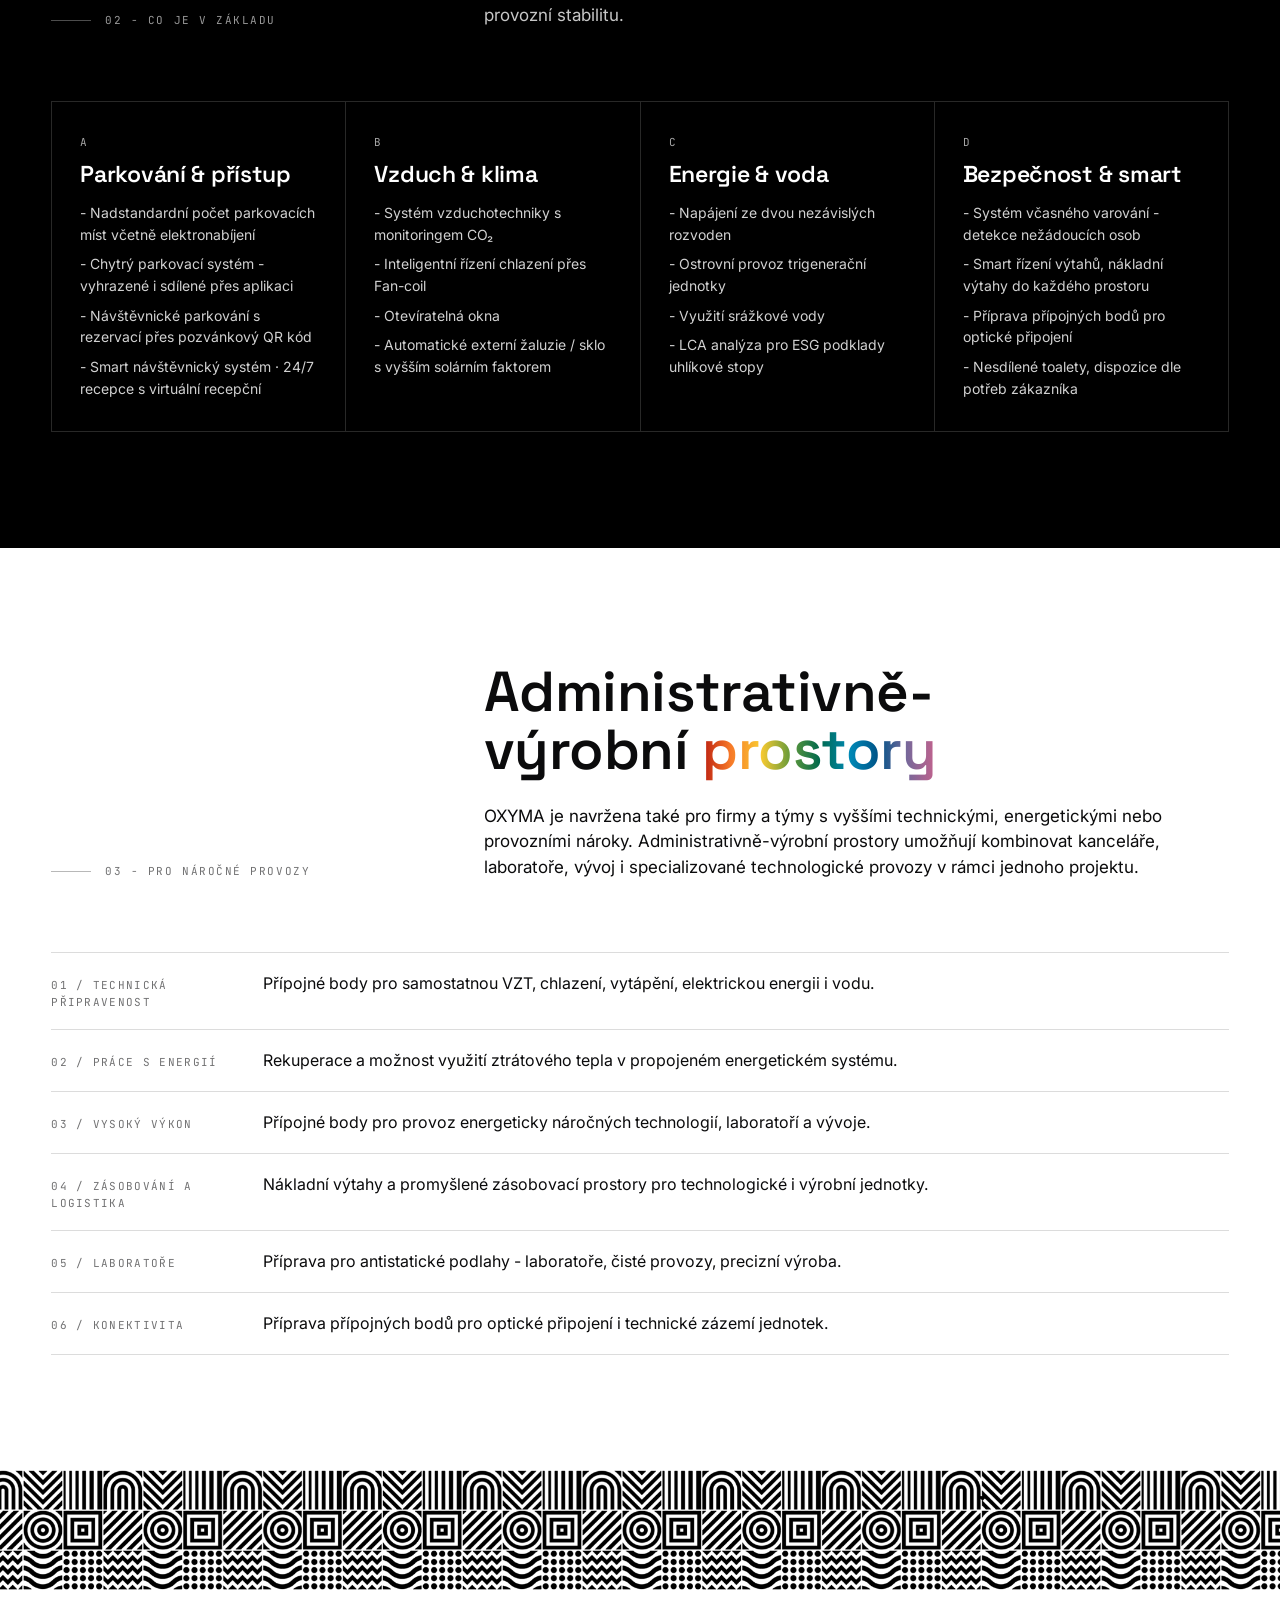
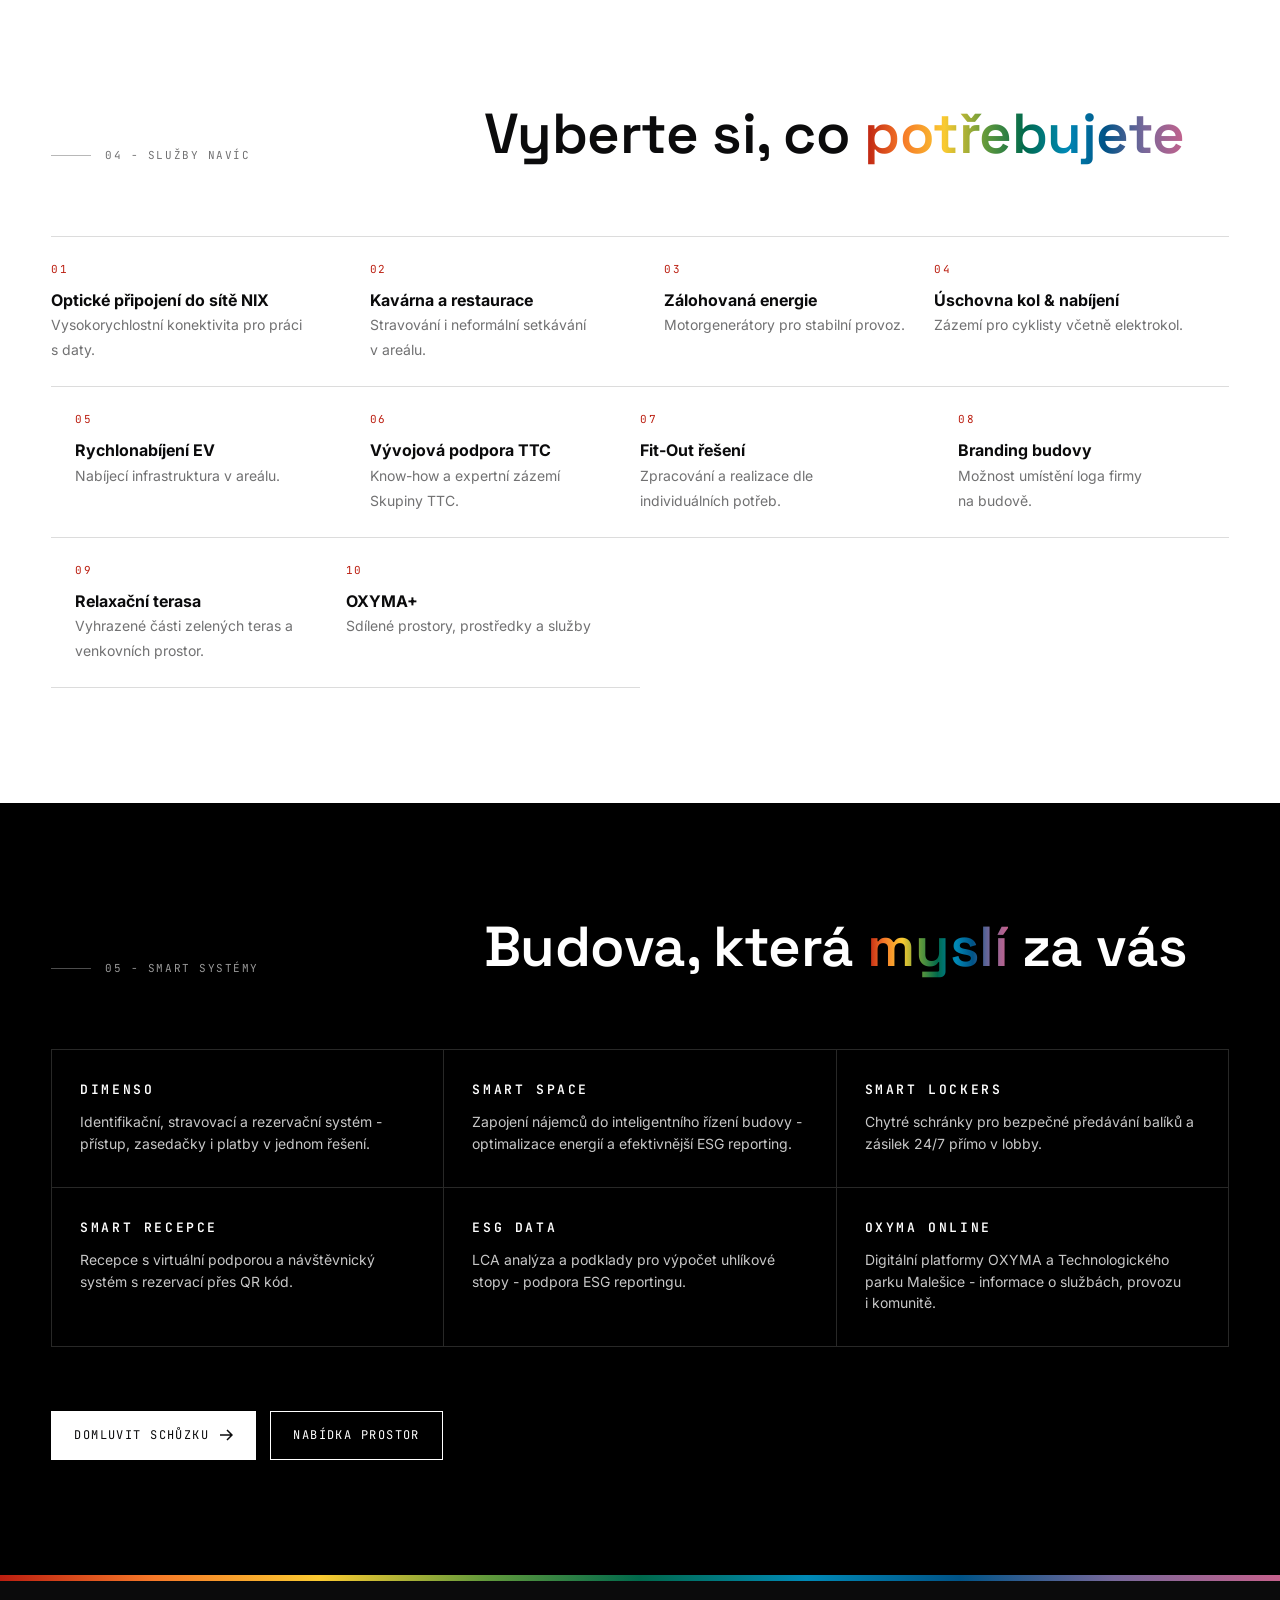
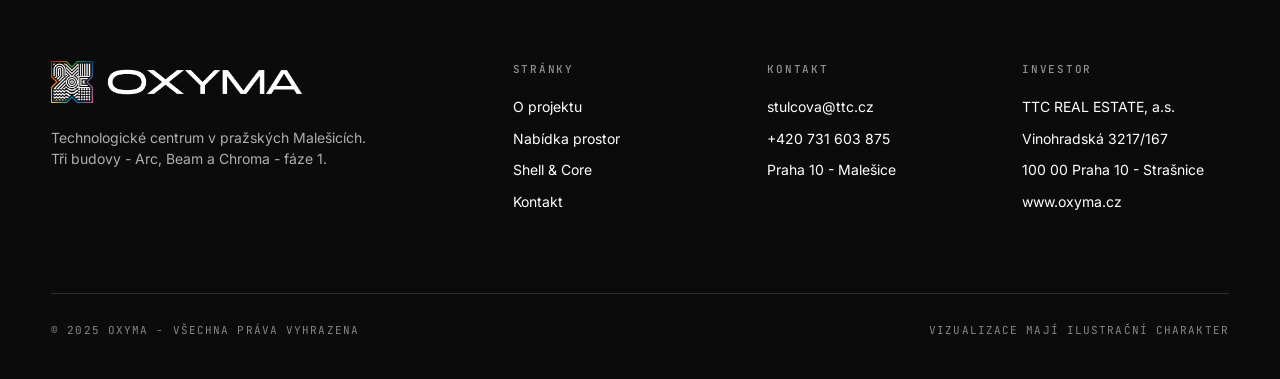
<file: shell-core.html>
<!DOCTYPE html>
<html lang="cs">
<head>
<meta charset="UTF-8" />
<meta name="viewport" content="width=device-width, initial-scale=1.0" />
<title>Shell &amp; Core - OXYMA</title>
<link rel="preconnect" href="https://fonts.googleapis.com" />
<link rel="preconnect" href="https://fonts.gstatic.com" crossorigin />
<link href="https://fonts.googleapis.com/css2?family=Saira+ExtraExpanded:wght@400;500;600;700&family=Space+Grotesk:wght@400;500;600;700&family=Inter:wght@400;500;600&family=JetBrains+Mono:wght@400;500&display=swap" rel="stylesheet" />
<link rel="stylesheet" href="css/styles.css" />
</head>
<body data-screen-label="Shell and Core">
<script src="js/shared.js"></script>
<script>renderNav('shell');</script>

<header class="page-hero dark"><div class="shell" style="padding: clamp(80px, 10vw, 140px) var(--gutter) clamp(60px, 8vw, 100px);">
  <div class="eyebrow" style="margin-bottom: 28px;"><a href="index.html" style="opacity:.7;">Domů</a> &nbsp;/&nbsp; Shell &amp; Core</div>
  <h1 class="h-display">Vybavenost,<br/>která <em>pracuje</em> pro vás</h1>
  <p class="lead" style="margin-top: clamp(28px, 4vw, 48px); max-width: 64ch;">
    Standard Shell &amp; Core v projektu OXYMA je navržen pro potřeby moderních technologických firem. Od smart parkování a vysokorychlostní konektivity až po infrastrukturu připravenou pro energeticky náročné provozy. Sdílené technologie, inteligentní systémy řízení budov i flexibilní technické zázemí vytvářejí prostředí připravené na každodenní provoz i další růst firem.
  </p>
</div></header>

<div class="spectrum-bar"></div>

<section>
  <div class="shell">
    <div class="section-head">
      <div class="section-num">01 - Úvod</div>
      <div><h2 class="h-1">Měřitelné <em>výhody</em></h2></div>
    </div>

    <div style="display:grid; grid-template-columns: repeat(auto-fit, minmax(260px, 1fr)); border-top: 1px solid var(--line); border-left: 1px solid var(--line);">
      <div style="padding: 36px 28px; border-right: 1px solid var(--line); border-bottom: 1px solid var(--line);">
        <div class="h-display" style="font-size: clamp(56px, 7vw, 110px);">−36 %</div>
        <div class="label" style="margin-top: 12px;">Úspora energie</div>
        <p style="margin-top: 14px; color: var(--muted); font-size: 14px; max-width: 38ch;">Vysoce výkonná fasáda, inteligentní VZT a klimatizace, chladicí trámy, LED osvětlení a výtahy s rekuperací.</p>
      </div>
      <div style="padding: 36px 28px; border-right: 1px solid var(--line); border-bottom: 1px solid var(--line);">
        <div class="h-display" style="font-size: clamp(56px, 7vw, 110px);">−30 %</div>
        <div class="label" style="margin-top: 12px;">Úspora pitné vody</div>
        <p style="margin-top: 14px; color: var(--muted); font-size: 14px; max-width: 38ch;">Účinné armatury a využití srážkové vody pro závlahu - efektivnější provoz budov.</p>
      </div>
    </div>
  </div>
</section>

<section class="dark">
  <div class="shell">
    <div class="section-head">
      <div class="section-num">02 - Co je v základu</div>
      <div>
        <h2 class="h-1">Co <em>dostáváte</em> v Shell &amp; Core</h2>
        <p class="lead" style="margin-top: 24px;">
          Vybrané prvky standardu, který kombinuje technologickou připravenost, komfort i provozní stabilitu.
        </p>
      </div>
    </div>

    <div style="display:grid; grid-template-columns: repeat(auto-fit, minmax(280px, 1fr)); gap: 0; border-top: 1px solid rgba(246,244,239,0.16); border-left: 1px solid rgba(246,244,239,0.16);">
      <div style="padding: 32px 28px; border-right: 1px solid rgba(246,244,239,0.16); border-bottom: 1px solid rgba(246,244,239,0.16);">
        <div class="label" style="opacity:.65;">A</div>
        <h3 class="h-3" style="margin-top: 10px;">Parkování &amp; přístup</h3>
        <ul style="list-style:none; padding: 14px 0 0; margin: 0; display: grid; gap: 8px; font-size: 14px; opacity:.82;">
          <li>- Nadstandardní počet parkovacích míst včetně elektronabíjení</li>
          <li>- Chytrý parkovací systém - vyhrazené i sdílené přes aplikaci</li>
          <li>- Návštěvnické parkování s rezervací přes pozvánkový QR kód</li>
          <li>- Smart návštěvnický systém · 24/7 recepce s virtuální recepční</li>
        </ul>
      </div>
      <div style="padding: 32px 28px; border-right: 1px solid rgba(246,244,239,0.16); border-bottom: 1px solid rgba(246,244,239,0.16);">
        <div class="label" style="opacity:.65;">B</div>
        <h3 class="h-3" style="margin-top: 10px;">Vzduch &amp; klima</h3>
        <ul style="list-style:none; padding: 14px 0 0; margin: 0; display: grid; gap: 8px; font-size: 14px; opacity:.82;">
          <li>- Systém vzduchotechniky s monitoringem CO₂</li>
          <li>- Inteligentní řízení chlazení přes Fan-coil</li>
          <li>- Otevíratelná okna</li>
          <li>- Automatické externí žaluzie / sklo s vyšším solárním faktorem</li>
        </ul>
      </div>
      <div style="padding: 32px 28px; border-right: 1px solid rgba(246,244,239,0.16); border-bottom: 1px solid rgba(246,244,239,0.16);">
        <div class="label" style="opacity:.65;">C</div>
        <h3 class="h-3" style="margin-top: 10px;">Energie &amp; voda</h3>
        <ul style="list-style:none; padding: 14px 0 0; margin: 0; display: grid; gap: 8px; font-size: 14px; opacity:.82;">
          <li>- Napájení ze dvou nezávislých rozvoden</li>
          <li>- Ostrovní provoz trigenerační jednotky</li>
          <li>- Využití srážkové vody</li>
          <li>- LCA analýza pro ESG podklady uhlíkové stopy</li>
        </ul>
      </div>
      <div style="padding: 32px 28px; border-right: 1px solid rgba(246,244,239,0.16); border-bottom: 1px solid rgba(246,244,239,0.16);">
        <div class="label" style="opacity:.65;">D</div>
        <h3 class="h-3" style="margin-top: 10px;">Bezpečnost &amp; smart</h3>
        <ul style="list-style:none; padding: 14px 0 0; margin: 0; display: grid; gap: 8px; font-size: 14px; opacity:.82;">
          <li>- Systém včasného varování - detekce nežádoucích osob</li>
          <li>- Smart řízení výtahů, nákladní výtahy do každého prostoru</li>
          <li>- Příprava přípojných bodů pro optické připojení</li>
          <li>- Nesdílené toalety, dispozice dle potřeb zákazníka</li>
        </ul>
      </div>
    </div>
  </div>
</section>

<section>
  <div class="shell">
    <div class="section-head">
      <div class="section-num">03 - Pro náročné provozy</div>
      <div>
        <h2 class="h-1">Administrativně-výrobní <em>prostory</em></h2>
        <p class="lead" style="margin-top: 24px;">
          OXYMA je navržena také pro firmy a týmy s vyššími technickými, energetickými nebo provozními nároky. Administrativně-výrobní prostory umožňují kombinovat kanceláře, laboratoře, vývoj i specializované technologické provozy v rámci jednoho projektu.
        </p>
      </div>
    </div>

    <div style="display:grid; grid-template-columns: 1fr;">
      <div class="spec-row"><div class="spec-k">01 / Technická připravenost</div><div class="spec-v">Přípojné body pro samostatnou VZT, chlazení, vytápění, elektrickou energii i vodu.</div><div></div></div>
      <div class="spec-row"><div class="spec-k">02 / Práce s energií</div><div class="spec-v">Rekuperace a možnost využití ztrátového tepla v propojeném energetickém systému.</div><div></div></div>
      <div class="spec-row"><div class="spec-k">03 / Vysoký výkon</div><div class="spec-v">Přípojné body pro provoz energeticky náročných technologií, laboratoří a vývoje.</div><div></div></div>
      <div class="spec-row"><div class="spec-k">04 / Zásobování a logistika</div><div class="spec-v">Nákladní výtahy a promyšlené zásobovací prostory pro technologické i výrobní jednotky.</div><div></div></div>
      <div class="spec-row"><div class="spec-k">05 / Laboratoře</div><div class="spec-v">Příprava pro antistatické podlahy - laboratoře, čisté provozy, precizní výroba.</div><div></div></div>
      <div class="spec-row"><div class="spec-k">06 / Konektivita</div><div class="spec-v">Příprava přípojných bodů pro optické připojení i technické zázemí jednotek.</div><div></div></div>
    </div>
  </div>
</section>

<img src="assets/pattern-strip.jpg" alt="" class="pattern-img" style="height: clamp(60px, 10vw, 120px); object-fit: cover;" />

<section>
  <div class="shell">
    <div class="section-head">
      <div class="section-num">04 - Služby navíc</div>
      <div><h2 class="h-1">Vyberte si, co <em>potřebujete</em></h2></div>
    </div>

    <div style="display:grid; grid-template-columns: repeat(auto-fit, minmax(260px, 1fr)); gap: 0; border-top: 1px solid var(--line-soft);">
      <div style="padding: 24px 24px 24px 0; border-bottom: 1px solid var(--line-soft);"><div class="label" style="color: var(--accent);">01</div><p style="margin-top:10px;"><strong>Optické připojení do sítě NIX</strong><br/><span style="color: var(--muted); font-size: 14px;">Vysokorychlostní konektivita pro práci s daty.</span></p></div>
      <div style="padding: 24px; border-bottom: 1px solid var(--line-soft);"><div class="label" style="color: var(--accent);">02</div><p style="margin-top:10px;"><strong>Kavárna a restaurace</strong><br/><span style="color: var(--muted); font-size: 14px;">Stravování i neformální setkávání v areálu.</span></p></div>
      <div style="padding: 24px; border-bottom: 1px solid var(--line-soft);"><div class="label" style="color: var(--accent);">03</div><p style="margin-top:10px;"><strong>Zálohovaná energie</strong><br/><span style="color: var(--muted); font-size: 14px;">Motorgenerátory pro stabilní provoz.</span></p></div>
      <div style="padding: 24px 24px 24px 0; border-bottom: 1px solid var(--line-soft);"><div class="label" style="color: var(--accent);">04</div><p style="margin-top:10px;"><strong>Úschovna kol &amp; nabíjení</strong><br/><span style="color: var(--muted); font-size: 14px;">Zázemí pro cyklisty včetně elektrokol.</span></p></div>
      <div style="padding: 24px; border-bottom: 1px solid var(--line-soft);"><div class="label" style="color: var(--accent);">05</div><p style="margin-top:10px;"><strong>Rychlonabíjení EV</strong><br/><span style="color: var(--muted); font-size: 14px;">Nabíjecí infrastruktura v areálu.</span></p></div>
      <div style="padding: 24px; border-bottom: 1px solid var(--line-soft);"><div class="label" style="color: var(--accent);">06</div><p style="margin-top:10px;"><strong>Vývojová podpora TTC</strong><br/><span style="color: var(--muted); font-size: 14px;">Know-how a expertní zázemí Skupiny TTC.</span></p></div>
      <div style="padding: 24px 24px 24px 0; border-bottom: 1px solid var(--line-soft);"><div class="label" style="color: var(--accent);">07</div><p style="margin-top:10px;"><strong>Fit-Out řešení</strong><br/><span style="color: var(--muted); font-size: 14px;">Zpracování a realizace dle individuálních potřeb.</span></p></div>
      <div style="padding: 24px; border-bottom: 1px solid var(--line-soft);"><div class="label" style="color: var(--accent);">08</div><p style="margin-top:10px;"><strong>Branding budovy</strong><br/><span style="color: var(--muted); font-size: 14px;">Možnost umístění loga firmy na budově.</span></p></div>
      <div style="padding: 24px; border-bottom: 1px solid var(--line-soft);"><div class="label" style="color: var(--accent);">09</div><p style="margin-top:10px;"><strong>Relaxační terasa</strong><br/><span style="color: var(--muted); font-size: 14px;">Vyhrazené části zelených teras a venkovních prostor.</span></p></div>
      <div style="padding: 24px 24px 24px 0; border-bottom: 1px solid var(--line-soft);"><div class="label" style="color: var(--accent);">10</div><p style="margin-top:10px;"><strong>OXYMA+</strong><br/><span style="color: var(--muted); font-size: 14px;">Sdílené prostory, prostředky a služby</span></p></div>
    </div>
  </div>
</section>

<section class="dark">
  <div class="shell">
    <div class="section-head">
      <div class="section-num">05 - Smart systémy</div>
      <div><h2 class="h-1">Budova, která <em>myslí</em> za vás</h2></div>
    </div>

    <div style="display:grid; grid-template-columns: repeat(3, minmax(0, 1fr)); gap: 0; border-top: 1px solid rgba(246,244,239,0.16); border-left: 1px solid rgba(246,244,239,0.16);">
      <div style="padding: 32px 28px; border-right: 1px solid rgba(246,244,239,0.16); border-bottom: 1px solid rgba(246,244,239,0.16);">
        <h3 class="h-3" style="font-family: var(--font-mono); font-size: 13px; letter-spacing:.2em;">DIMENSO</h3>
        <p style="margin-top: 14px; opacity: 0.78; font-size: 14px;">Identifikační, stravovací a rezervační systém - přístup, zasedačky i platby v jednom řešení.</p>
      </div>
      <div style="padding: 32px 28px; border-right: 1px solid rgba(246,244,239,0.16); border-bottom: 1px solid rgba(246,244,239,0.16);">
        <h3 class="h-3" style="font-family: var(--font-mono); font-size: 13px; letter-spacing:.2em;">SMART SPACE</h3>
        <p style="margin-top: 14px; opacity: 0.78; font-size: 14px;">Zapojení nájemců do inteligentního řízení budovy - optimalizace energií a efektivnější ESG reporting.</p>
      </div>
      <div style="padding: 32px 28px; border-right: 1px solid rgba(246,244,239,0.16); border-bottom: 1px solid rgba(246,244,239,0.16);">
        <h3 class="h-3" style="font-family: var(--font-mono); font-size: 13px; letter-spacing:.2em;">SMART LOCKERS</h3>
        <p style="margin-top: 14px; opacity: 0.78; font-size: 14px;">Chytré schránky pro bezpečné předávání balíků a zásilek 24/7 přímo v lobby.</p>
      </div>
      <div style="padding: 32px 28px; border-right: 1px solid rgba(246,244,239,0.16); border-bottom: 1px solid rgba(246,244,239,0.16);">
        <h3 class="h-3" style="font-family: var(--font-mono); font-size: 13px; letter-spacing:.2em;">SMART RECEPCE</h3>
        <p style="margin-top: 14px; opacity: 0.78; font-size: 14px;">Recepce s virtuální podporou a návštěvnický systém s rezervací přes QR kód.</p>
      </div>
      <div style="padding: 32px 28px; border-right: 1px solid rgba(246,244,239,0.16); border-bottom: 1px solid rgba(246,244,239,0.16);">
        <h3 class="h-3" style="font-family: var(--font-mono); font-size: 13px; letter-spacing:.2em;">ESG DATA</h3>
        <p style="margin-top: 14px; opacity: 0.78; font-size: 14px;">LCA analýza a podklady pro výpočet uhlíkové stopy - podpora ESG reportingu.</p>
      </div>
      <div style="padding: 32px 28px; border-right: 1px solid rgba(246,244,239,0.16); border-bottom: 1px solid rgba(246,244,239,0.16);">
        <h3 class="h-3" style="font-family: var(--font-mono); font-size: 13px; letter-spacing:.2em;">OXYMA ONLINE</h3>
        <p style="margin-top: 14px; opacity: 0.78; font-size: 14px;">Digitální platformy OXYMA a Technologického parku Malešice - informace o službách, provozu i komunitě.</p>
      </div>
    </div>

    <div style="margin-top: 64px; display: flex; gap: 14px; flex-wrap: wrap;">
      <a href="kontakt.html" class="btn">Domluvit schůzku<svg class="arrow" viewBox="0 0 14 14" fill="none" stroke="currentColor" stroke-width="1.5"><path d="M1 7h12M8 2l5 5-5 5"/></svg></a>
      <a href="nabidka-prostor.html" class="btn ghost">Nabídka prostor</a>
    </div>
  </div>
</section>

<script>renderFooter(); initTweaks({ theme: 'light', accent: 'red' });</script>
</body>
</html>
</file>
<file: css/styles.css>
/* ============ OXYMA DESIGN SYSTEM ============ */
:root {
  --ink: #0B0B0C;
  --ink-2: #1A1A1C;
  --ink-3: #2A2A2E;
  --paper: #FFFFFF;
  --paper-2: #F4F4F5;
  --paper-3: #E8E8EA;
  --line: #0B0B0C;
  --line-soft: rgba(11, 11, 12, 0.14);
  --muted: rgba(11, 11, 12, 0.58);

  /* Spectrum accents from OXYMA brand manual (RAL palette) */
  --c1: #BB1E10;  /* RAL 3020 traffic red */
  --c2: #F67828;  /* RAL 2003 pastel orange */
  --c3: #FACA31;  /* RAL 1018 zinc yellow */
  --c4: #61993B;  /* RAL 6018 yellow green */
  --c5: #00694C;  /* RAL 6016 turquoise green */
  --c6: #0089B6;  /* RAL 5012 light blue */
  --c7: #005387;  /* RAL 5005 signal blue */
  --c8: #76689A;  /* RAL 4005 blue lilac */
  --c9: #C5618C;  /* RAL 4003 heather violet */

  --accent: var(--c1);

  --spectrum: linear-gradient(90deg,
    var(--c1) 0%, var(--c2) 12%, var(--c3) 25%,
    var(--c4) 38%, var(--c5) 50%, var(--c6) 63%,
    var(--c7) 75%, var(--c8) 87%, var(--c9) 100%);

  /* Headings: Saira ExtraExpanded (modern futuristic extended). Body: Inter. */
  --font-display: 'Saira ExtraExpanded', 'Space Grotesk', 'Helvetica Neue', Arial, sans-serif;
  --font-sub: 'Space Grotesk', 'Helvetica Neue', Arial, sans-serif;
  --font-body: 'Inter', 'Helvetica Neue', Arial, sans-serif;
  --font-mono: 'JetBrains Mono', ui-monospace, monospace;

  --maxw: 1440px;
  --gutter: clamp(20px, 4vw, 56px);
}

[data-theme="dark"] {
  --ink: #FFFFFF;
  --ink-2: #E4E2DB;
  --ink-3: #AAA9A3;
  --paper: #0B0B0C;
  --paper-2: #141416;
  --paper-3: #1D1D20;
  --line: #FFFFFF;
  --line-soft: rgba(255,255,255, 0.16);
  --muted: rgba(255,255,255, 0.62);
}

* { box-sizing: border-box; }
html, body { margin: 0; padding: 0; }
body {
  font-family: var(--font-body);
  background: var(--paper);
  color: var(--ink);
  font-size: 16px;
  line-height: 1.55;
  -webkit-font-smoothing: antialiased;
  text-rendering: optimizeLegibility;
}

a { color: inherit; text-decoration: none; }
img { max-width: 100%; display: block; }
button { font: inherit; cursor: pointer; }

/* Typography scale */
.eyebrow {
  font-family: var(--font-mono);
  font-size: 11px;
  letter-spacing: 0.16em;
  text-transform: uppercase;
  color: var(--muted);
  font-weight: 500;
}
.label {
  font-family: var(--font-mono);
  font-size: 11px;
  letter-spacing: 0.14em;
  text-transform: uppercase;
}
.h-display {
  font-family: var(--font-display);
  font-size: clamp(38px, 6.2vw, 100px);
  line-height: 1.02;
  letter-spacing: -0.01em;
  font-weight: 600;
  margin: 0;
  text-wrap: balance;
}
.h-display em, .h-1 em, .h-2 em {
  font-style: normal;
  font-weight: 600;
  background: var(--spectrum);
  -webkit-background-clip: text;
  background-clip: text;
  color: transparent;
}
.h-1 {
  font-family: var(--font-display);
  font-size: clamp(30px, 4.4vw, 64px);
  line-height: 1.04;
  letter-spacing: -0.008em;
  font-weight: 600;
  margin: 0;
  text-wrap: balance;
}
.h-2 {
  font-family: var(--font-sub);
  font-size: clamp(28px, 3.6vw, 52px);
  line-height: 1.06;
  letter-spacing: -0.022em;
  font-weight: 600;
  margin: 0;
  text-wrap: balance;
}
.h-3 {
  font-family: var(--font-sub);
  font-size: clamp(20px, 1.8vw, 26px);
  line-height: 1.18;
  letter-spacing: -0.012em;
  font-weight: 600;
  margin: 0;
}
p { margin: 0; text-wrap: pretty; }
.lead { font-size: clamp(17px, 1.3vw, 20px); line-height: 1.5; max-width: 62ch; }

/* ============ LAYOUT ============ */
.shell { max-width: var(--maxw); margin: 0 auto; padding: 0 var(--gutter); }
section { padding: clamp(72px, 9vw, 130px) 0; }
.section-head {
  display: grid;
  grid-template-columns: 1fr;
  gap: 16px;
  margin-bottom: clamp(40px, 6vw, 72px);
}
@media (min-width: 900px) {
  .section-head { grid-template-columns: 1fr 2fr; gap: 60px; align-items: end; }
}
.section-num {
  font-family: var(--font-mono);
  font-size: 11px;
  letter-spacing: 0.14em;
  text-transform: uppercase;
  color: var(--muted);
  display: flex;
  gap: 14px;
  align-items: center;
}
.section-num::before {
  content: ''; width: 40px; height: 1px; background: currentColor; opacity: .5;
}

/* Dark sections — paper inverts to ink */
.dark, section.dark, .invert {
  background: #000;
  color: #fff;
}
.dark a { color: inherit; }
.dark .section-num,
.invert .section-num { color: rgba(255,255,255,0.55); }
.dark .lead, .invert .lead { color: rgba(255,255,255,0.78); }
.dark em, .invert em {
  background: var(--spectrum);
  -webkit-background-clip: text; background-clip: text;
  color: transparent;
}

/* Page hero (subpages): full-bleed black with comfy padding */
.page-hero {
  background: #000;
  color: #fff;
}
.page-hero .eyebrow { color: rgba(255,255,255,0.65); }
.page-hero .eyebrow a { color: rgba(255,255,255,0.85); }

/* hero-airy on dark — adjust inverted accents */
.hero-airy.dark .eyebrow { color: rgba(255,255,255,0.7); }
.hero-airy.dark .hero-meta-tags { color: rgba(255,255,255,0.7); }
.hero-airy.dark .hero-meta-tags span::before { background: #fff; opacity: .5; }
.hero-airy.dark .hero-stats-col { border-color: rgba(255,255,255,0.16); }
.hero-airy.dark .stat-row { border-color: rgba(255,255,255,0.12); }
.hero-airy.dark .stat-row .stat-k { color: rgba(255,255,255,0.6); }
.hero-airy.dark .tech-ticker { border-color: rgba(255,255,255,0.16); color: rgba(255,255,255,0.7); }
.hero-airy.dark .tech-ticker-track > span::after { background: #fff; opacity: .4; }
.hero-airy.dark .btn { background: #fff; color: #000; border-color: #fff; }
.hero-airy.dark .btn.ghost { background: transparent; color: #fff; border-color: #fff; }
.hero-airy.dark .btn.ghost:hover { background: #fff; color: #000; }
.hero-airy.dark .hero-lead { color: rgba(255,255,255,0.85); }
.hero-airy.dark .hero-lead strong { color: #fff; }
.hero-airy.dark .photo-bracket { border-color: rgba(255,255,255,0.7) !important; }

/* ============ HERO (airy / typographic / cinematic photo) ============ */
.hero-airy { padding-top: clamp(40px, 6vw, 88px); padding-bottom: 0; }
.hero-meta-row {
  display: flex; justify-content: space-between; align-items: center;
  flex-wrap: wrap; gap: 16px;
  padding-bottom: clamp(56px, 9vw, 120px);
}
.hero-meta-row .eyebrow { display: flex; align-items: center; gap: 12px; }
.hero-meta-tags {
  display: flex; gap: clamp(18px, 2.6vw, 36px);
  font-family: var(--font-mono);
  font-size: 11px; letter-spacing: 0.16em; text-transform: uppercase;
  color: var(--muted);
}
.hero-meta-tags span { display: inline-flex; align-items: center; gap: 8px; }
.hero-meta-tags span::before {
  content: ''; width: 4px; height: 4px; background: var(--ink); opacity: .5;
}
.hero-title {
  font-family: var(--font-display);
  font-size: clamp(30px, 6.12vw, 103px);
  font-weight: 600;
  line-height: 0.98;
  letter-spacing: -0.035em;
  max-width: 18ch;
  margin: 0 0 clamp(24px, 3.5vw, 48px);
  padding-bottom: clamp(28px, 4vw, 56px);
}
.hero-title em {
  font-style: normal; font-weight: 600;
  background: var(--spectrum);
  -webkit-background-clip: text; background-clip: text;
  color: transparent;
}
  line-height: 0.94;
  letter-spacing: -0.025em;
  font-weight: 600;
  margin: 0;
  text-wrap: balance;
  padding-bottom: clamp(56px, 8vw, 112px);
}
.hero-title em {
  font-style: italic; font-weight: 400;
  background: var(--spectrum);
  -webkit-background-clip: text; background-clip: text;
  color: transparent;
}

.hero-photo { position: relative; margin: 0; width: 100%; overflow: hidden; height: clamp(480px, 75vw, 850px); }
.hero-photo img { position: absolute; top: -10%; left: 0; width: 100%; height: 120%; object-fit: cover; display: block; will-change: transform; }
@media (prefers-reduced-motion: reduce) {
  .hero-photo img { transform: none !important; }
}
.hero-photo .photo-caption {
  position: absolute; left: clamp(20px, 4vw, 56px); bottom: clamp(20px, 3vw, 36px);
  font-family: var(--font-mono); font-size: 10px;
  letter-spacing: 0.2em; text-transform: uppercase;
  color: rgba(255,255,255,0.92);
  display: flex; gap: 14px; align-items: center;
}
.hero-photo .photo-caption::before {
  content: ''; width: 28px; height: 1px; background: rgba(255,255,255,0.7);
}
.hero-photo .photo-coords {
  position: absolute; right: clamp(20px, 4vw, 56px); top: clamp(20px, 3vw, 36px);
  font-family: var(--font-mono); font-size: 10px;
  letter-spacing: 0.2em; text-transform: uppercase;
  color: rgba(255,255,255,0.92);
  text-align: right; line-height: 1.5;
}
.photo-bracket { position: absolute; width: 22px; height: 22px; pointer-events: none; }
.photo-bracket.tl { top: 14px; left: 14px; border-top: 1px solid rgba(255,255,255,.7); border-left: 1px solid rgba(255,255,255,.7); }
.photo-bracket.tr { top: 14px; right: 14px; border-top: 1px solid rgba(255,255,255,.7); border-right: 1px solid rgba(255,255,255,.7); }
.photo-bracket.bl { bottom: 14px; left: 14px; border-bottom: 1px solid rgba(255,255,255,.7); border-left: 1px solid rgba(255,255,255,.7); }
.photo-bracket.br { bottom: 14px; right: 14px; border-bottom: 1px solid rgba(255,255,255,.7); border-right: 1px solid rgba(255,255,255,.7); }

.hero-foot {
  display: grid; grid-template-columns: 1fr;
  gap: clamp(40px, 6vw, 80px);
  padding-top: clamp(56px, 8vw, 112px);
  padding-bottom: clamp(72px, 9vw, 130px);
}
@media (min-width: 900px) {
  .hero-foot { grid-template-columns: 1.3fr 1fr; align-items: start; gap: clamp(48px, 7vw, 120px); }
}
.hero-lead { font-size: clamp(20px, 1.7vw, 28px); line-height: 1.4; max-width: 30ch; margin-bottom: clamp(32px, 4vw, 48px); font-weight: 400; }
.hero-lead strong { font-weight: 600; }
.cta-row { display: flex; flex-wrap: wrap; gap: 14px; }

.hero-stats-col { display: flex; flex-direction: column; border-top: 1px solid var(--line-soft); }
.stat-row {
  display: flex; justify-content: space-between; align-items: baseline;
  padding: clamp(16px, 2vw, 22px) 0;
  border-bottom: 1px solid var(--line-soft);
  gap: 24px;
}
.stat-row .stat-k {
  font-family: var(--font-mono); font-size: 11px;
  letter-spacing: 0.16em; text-transform: uppercase; color: var(--muted);
}
.stat-row .stat-v {
  font-family: var(--font-display);
  font-size: clamp(22px, 2.4vw, 34px);
  font-weight: 600; letter-spacing: -0.012em;
}

/* thin tech ticker (replaces marquee under hero) */
.tech-ticker {
  border-top: 1px solid var(--line-soft);
  border-bottom: 1px solid var(--line-soft);
  font-family: var(--font-mono);
  font-size: 11px; letter-spacing: 0.18em; text-transform: uppercase;
  padding: 14px 0;
  color: var(--muted);
  overflow: hidden;
}
.tech-ticker-track {
  display: flex; gap: 48px; white-space: nowrap;
  animation: tickerScroll 60s linear infinite;
}
.tech-ticker-track > span { display: inline-flex; align-items: center; gap: 14px; }
.tech-ticker-track > span::after { content: ''; width: 5px; height: 5px; background: var(--ink); opacity: .4; border-radius: 50%; }
@keyframes tickerScroll { from { transform: translateX(0); } to { transform: translateX(-50%); } }

.dark .section-num,
.invert .section-num { color: rgba(255,255,255,0.6); }
.dark .lead, .invert .lead { color: rgba(255,255,255,0.78); }

/* ============ NAV ============ */
.nav {
  position: sticky; top: 0; z-index: 50;
  background: #000;
  color: #fff;
  border-bottom: 1px solid rgba(255,255,255,0.10);
}
.nav .brand { color: #fff; }
.nav .brand-logo-light { display: none !important; }
.nav .brand-logo-dark { display: block !important; }
.nav .nav-links a { color: #fff; }
.nav .nav-links a[aria-current="page"]::after { background: #fff; }
.nav .nav-cta {
  border: 1px solid rgba(255,255,255,0.4);
  background: transparent;
  color: #fff;
}
.nav .nav-cta:hover { background: #fff; color: #000; border-color: #fff; }
.nav-inner {
  max-width: var(--maxw);
  margin: 0 auto;
  padding: 36px var(--gutter);
  transition: padding 220ms ease;
  display: flex;
  align-items: center;
  justify-content: space-between;
  gap: 24px;
}
.brand {
  display: flex; align-items: center; gap: 12px;
  color: var(--ink);
  text-decoration: none;
}
.brand-logo {
  height: 56px; width: auto; display: block;
  transition: height 220ms ease;
}
.nav--scrolled .brand-logo { height: 32px; }
.nav--scrolled .nav-inner { padding-top: 16px; padding-bottom: 16px; }
[data-theme="dark"] .brand-logo-light { display: none; }
:root:not([data-theme="dark"]) .brand-logo-dark,
.brand-logo-dark { display: none; }
[data-theme="dark"] .brand-logo-dark { display: block; }
.brand-mark { width: 38px; height: 38px; flex: none; display: grid; place-items: center; }
.brand-mark svg { width: 100%; height: 100%; display: block; }
.nav-links {
  display: none;
  gap: 28px;
  font-family: var(--font-mono);
  font-size: 11px;
  letter-spacing: 0.12em;
  text-transform: uppercase;
}
@media (min-width: 900px) { .nav-links { display: flex; } }
.nav-links a {
  position: relative; padding: 6px 0;
  color: var(--ink);
  opacity: 0.65;
  transition: opacity .2s;
}
.nav-links a:hover, .nav-links a[aria-current="page"] { opacity: 1; }
.nav-links a[aria-current="page"]::after {
  content: ''; position: absolute; left: 0; right: 0; bottom: -2px; height: 2px;
  background: var(--ink);
}
.nav-cta {
  font-family: var(--font-mono);
  font-size: 11px;
  letter-spacing: 0.12em;
  text-transform: uppercase;
  padding: 10px 18px;
  border: 1px solid var(--line);
  background: transparent;
  color: var(--ink);
  transition: all .2s;
}
.nav-cta:hover { background: var(--ink); color: var(--paper); }

/* ============ BUTTONS ============ */
.btn {
  display: inline-flex; align-items: center; gap: 10px;
  padding: 14px 22px;
  font-family: var(--font-mono);
  font-size: 12px;
  letter-spacing: 0.12em;
  text-transform: uppercase;
  border: 1px solid var(--ink);
  background: var(--ink);
  color: var(--paper);
  transition: background-color .2s ease, color .2s ease, border-color .2s ease;
  cursor: pointer;
}
.btn:hover { background: var(--paper); color: var(--ink); border-color: var(--ink); }
.btn.ghost { background: transparent; color: var(--ink); border-color: var(--ink); }
.btn.ghost:hover { background: var(--ink); color: var(--paper); }
.dark .btn, .invert .btn { background: var(--paper); color: var(--ink); border-color: var(--paper); }
.dark .btn:hover, .invert .btn:hover { background: var(--ink); color: var(--paper); border-color: var(--paper); }
.dark .btn.ghost, .invert .btn.ghost { background: transparent; color: var(--paper); border-color: var(--paper); }
.dark .btn.ghost:hover, .invert .btn.ghost:hover { background: var(--paper); color: var(--ink); }
.btn .arrow { width: 14px; height: 14px; transition: transform .2s; }
.btn:hover .arrow { transform: translateX(3px); }

/* ============ PATTERNS ============ */
.pattern-strip {
  height: var(--pattern-h, 56px);
  background-repeat: repeat-x;
  background-size: auto 100%;
  opacity: var(--pattern-intensity, 0.85);
}
.pattern-img {
  width: 100%;
  display: block;
  background: var(--ink);
}

/* ============ FULL-BLEED SCENE ============ */
.scene { padding: 0; }
.scene figure {
  margin: 0; position: relative; width: 100%;
  overflow: hidden; background: var(--paper-2);
}
.scene figure img {
  width: 100%; height: 100%; object-fit: cover; display: block;
  filter: contrast(1.02);
}
.scene figcaption {
  position: absolute; left: 0; right: 0; bottom: 0;
  padding: 16px max(24px, 4vw);
  display: flex; justify-content: space-between; gap: 16px;
  color: #fff;
  background: linear-gradient(180deg, rgba(0,0,0,0) 0%, rgba(0,0,0,0.55) 100%);
  font-family: var(--font-mono); font-size: 11px;
  letter-spacing: 0.14em; text-transform: uppercase;
}
.scene figcaption .dim { opacity: 0.65; }

/* ============ TABLE ============ */
.spec-row {
  display: grid;
  grid-template-columns: 1fr;
  gap: 8px;
  padding: 18px 0;
  border-top: 1px solid var(--line-soft);
}
@media (min-width: 700px) {
  .spec-row { grid-template-columns: 180px 1fr auto; gap: 32px; align-items: baseline; }
}
.spec-row:last-child { border-bottom: 1px solid var(--line-soft); }
.spec-k {
  font-family: var(--font-mono);
  font-size: 11px;
  letter-spacing: 0.12em;
  text-transform: uppercase;
  color: var(--muted);
}
.spec-v { font-size: 16px; }

/* ============ CARDS ============ */
.card {
  border: 1px solid var(--line-soft);
  padding: 28px;
  background: var(--paper);
  transition: border-color .2s;
}
.card:hover { border-color: var(--line); }

/* ============ FOOTER ============ */
.footer {
  background: var(--ink);
  color: var(--paper);
  padding: 80px 0 40px;
  margin-top: 0;
}
.footer-grid {
  display: grid;
  gap: 48px;
  grid-template-columns: 1fr;
}
@media (min-width: 900px) {
  .footer-grid { grid-template-columns: 2fr 1fr 1fr 1fr; }
}
.footer h4 {
  font-family: var(--font-mono);
  font-size: 11px;
  letter-spacing: 0.16em;
  text-transform: uppercase;
  color: rgba(255,255,255,0.55);
  margin: 0 0 18px;
  font-weight: 500;
}
.footer ul { list-style: none; padding: 0; margin: 0; display: grid; gap: 10px; font-size: 14px; }
.footer a:hover { opacity: 0.7; }
.footer-bottom {
  margin-top: 80px;
  padding-top: 28px;
  border-top: 1px solid rgba(255,255,255,0.14);
  display: flex; justify-content: space-between; gap: 20px; flex-wrap: wrap;
  font-family: var(--font-mono); font-size: 11px;
  letter-spacing: 0.1em; text-transform: uppercase;
  color: rgba(255,255,255,0.5);
}
.footer .brand { color: var(--paper); }

/* ============ TWEAKS PANEL ============ */
.tweaks-panel {
  position: fixed;
  right: 20px;
  bottom: 20px;
  width: 280px;
  background: var(--paper);
  color: var(--ink);
  border: 1px solid var(--line);
  padding: 20px;
  z-index: 100;
  box-shadow: 6px 6px 0 var(--ink);
  display: none;
  font-family: var(--font-mono);
  font-size: 11px;
}
.tweaks-panel.open { display: block; }
.tweaks-panel h5 {
  margin: 0 0 16px;
  font-size: 11px;
  letter-spacing: 0.14em;
  text-transform: uppercase;
}
.tweak-row { display: flex; flex-direction: column; gap: 8px; margin-bottom: 16px; }
.tweak-row label { opacity: 0.65; font-size: 10px; letter-spacing: 0.1em; text-transform: uppercase; }
.tweak-row .seg { display: flex; border: 1px solid var(--line); }
.tweak-row .seg button {
  flex: 1; padding: 8px; background: transparent; color: var(--ink); border: none;
  font: inherit; text-transform: uppercase; letter-spacing: 0.08em; font-size: 10px;
}
.tweak-row .seg button[aria-pressed="true"] { background: var(--ink); color: var(--paper); }

::selection { background: var(--ink); color: var(--paper); }

/* Spectrum bar (decorative) */
.spectrum-bar {
  height: 6px; width: 100%; background: var(--spectrum);
}
.spectrum-bar.thin { height: 3px; }

/* ============ HOMEPAGE HUB ============ */
.hero-stats {
  display: grid;
  grid-template-columns: repeat(2, 1fr);
  gap: 0;
  margin-top: clamp(40px, 6vw, 72px);
  border-top: 1px solid var(--line);
}
@media (min-width: 800px) { .hero-stats { grid-template-columns: repeat(4, 1fr); } }
.stat {
  display: grid; gap: 8px;
  padding: 28px 24px 28px 0;
  border-right: 1px solid var(--line-soft);
}
.stat:last-child { border-right: none; }
.stat-k {
  font-family: var(--font-mono);
  font-size: 10px;
  letter-spacing: 0.16em;
  text-transform: uppercase;
  color: var(--muted);
}
.stat-v {
  font-family: var(--font-display);
  font-size: clamp(20px, 2.2vw, 30px);
  letter-spacing: -0.01em;
  font-weight: 600;
  line-height: 1.05;
}

.marquee {
  border-top: 1px solid var(--line-soft);
  border-bottom: 1px solid var(--line-soft);
  overflow: hidden;
  background: var(--paper-2);
}
.marquee-track {
  display: flex; gap: 48px;
  white-space: nowrap;
  font-family: var(--font-mono);
  font-size: 12px; letter-spacing: 0.18em; text-transform: uppercase;
  padding: 18px 0;
  animation: marq 36s linear infinite;
}
.marquee-track > span { display: inline-flex; align-items: center; gap: 28px; padding-right: 48px; }
.marquee .dot {
  width: 8px; height: 8px; border-radius: 50%;
  background: var(--accent); display: inline-block;
}
@keyframes marq { from { transform: translateX(0); } to { transform: translateX(-50%); } }

.intro {
  display: grid;
  grid-template-columns: 1fr;
  gap: 40px;
}
@media (min-width: 900px) {
  .intro { grid-template-columns: 1fr 2fr; gap: 80px; align-items: start; }
}
.intro-sticky { position: sticky; top: 100px; }
.intro-body { display: grid; gap: 22px; font-size: clamp(18px, 1.4vw, 22px); line-height: 1.5; max-width: 60ch; }

/* TEASER CARDS */
.teaser-section { padding: clamp(80px, 11vw, 160px) 0; }
.teaser-section + .teaser-section { padding-top: 0; }

/* "Pro koho je OXYMA" rows inside section 03 teaser-copy */
.audience-list { display: grid; gap: 0; margin: 12px 0 8px; }
.audience-row {
  display: grid; grid-template-columns: 56px 1fr;
  gap: 22px; align-items: start;
  padding: 22px 0;
  border-top: 1px solid var(--line-soft);
}
.audience-row:last-child { border-bottom: 1px solid var(--line-soft); }
.audience-tag {
  font-family: var(--font-mono);
  font-size: 11px; letter-spacing: 0.16em;
  text-transform: uppercase;
  color: var(--ink); font-weight: 500;
  display: inline-flex; align-items: center; justify-content: center;
  width: 44px; height: 44px;
  border: 1px solid var(--line-soft);
}
.audience-name {
  font-family: var(--font-display);
  font-size: clamp(18px, 1.5vw, 22px);
  font-weight: 600; letter-spacing: -0.005em;
  line-height: 1.15;
  margin-bottom: 6px;
}
.audience-row p { font-size: 14px; line-height: 1.55; color: var(--muted); }

.teaser {
  display: grid;
  grid-template-columns: 1fr;
  gap: clamp(24px, 4vw, 56px);
  border-top: 1px solid var(--line);
  border-bottom: 1px solid var(--line);
  min-height: 540px;
}
@media (min-width: 900px) {
  .teaser { grid-template-columns: 1fr 1fr; }
  .teaser.alt { grid-template-columns: 1fr 1fr; }
  .teaser.alt .teaser-media { order: -1; }
}
.teaser-copy {
  padding: clamp(48px, 6vw, 96px) clamp(8px, 2vw, 32px);
  display: grid;
  align-content: center;
  gap: 18px;
  position: relative;
}
.teaser-copy h2 {
  font-family: var(--font-display);
  font-size: clamp(30px, 3.8vw, 56px);
  line-height: 1.04;
  letter-spacing: -0.01em;
  font-weight: 600;
  margin: 0;
}
.teaser-copy h2 em {
  font-style: normal;
  font-weight: 600;
  background: var(--spectrum);
  -webkit-background-clip: text;
  background-clip: text;
  color: transparent;
}
.teaser-num-large {
  position: absolute;
  top: 24px; right: 28px;
  font-family: var(--font-mono);
  font-size: clamp(80px, 12vw, 180px);
  line-height: 1;
  font-weight: 400;
  color: transparent;
  -webkit-text-stroke: 1px var(--line-soft);
  pointer-events: none;
  user-select: none;
}
.teaser-list {
  list-style: none; padding: 0; margin: 16px 0 0;
  display: grid; gap: 16px;
}
.teaser-list li {
  font-size: 15px;
  padding-left: 44px;
  padding-top: 4px; padding-bottom: 4px;
  position: relative;
  color: var(--muted);
}
.teaser-list li::before {
  content: attr(data-n);
  position: absolute; left: 0; top: 1px;
  font-family: var(--font-mono);
  font-size: 10px;
  letter-spacing: 0.14em;
  color: var(--accent);
  width: 26px;
}
.teaser-list-rich {
  gap: 0;
  margin-top: 20px;
}
.teaser-list-rich li {
  font-size: 13.5px;
  padding: 10px 0 10px 44px;
  border-top: 1px solid var(--line-soft);
  display: grid;
  gap: 2px;
  color: var(--muted);
}
.teaser-list-rich li:last-child { border-bottom: 1px solid var(--line-soft); }
.teaser-list-rich li::before {
  font-family: var(--font-mono);
  font-size: 10px;
  letter-spacing: 0.14em;
  color: var(--accent);
  width: 26px;
  top: 13px;
  background: none;
  -webkit-background-clip: initial;
  background-clip: initial;
}
.teaser-list-rich li strong {
  font-weight: 600;
  font-size: 13.5px;
  color: var(--ink);
  display: block;
}
.teaser-list-rich li span {
  color: var(--muted);
  font-size: 13.5px;
  line-height: 1.5;
  max-width: 62ch;
}

/* ============ INTERACTIVE PLANNER ============ */
.planner {
  display: grid;
  grid-template-columns: 1fr;
  gap: 28px;
  margin-top: clamp(32px, 4vw, 56px);
  border: 1px solid var(--line);
  background: var(--paper);
}
.planner-panel { border-top: 1px solid var(--line-soft); }
.planner-stage {
  position: relative;
  background: var(--paper-2);
  padding: clamp(20px, 3vw, 48px);
  display: flex; flex-direction: column; gap: 20px;
}
.planner-svg { max-height: 70vh; }
.planner-svg {
  width: 100%; height: auto;
  color: var(--ink);
  user-select: none;
}
.planner-svg .bldg-outline {
  fill: var(--paper);
  stroke: var(--ink);
  stroke-width: 2.4;
  stroke-linejoin: miter;
}
.planner-svg .bldg-columns {
  fill: url(#columns);
  stroke: none;
  pointer-events: none;
}
.planner-svg .planner-grid {
  stroke: rgba(0, 0, 0, 0.08);
  stroke-width: 0.8;
  pointer-events: none;
}
.planner-svg .planner-cores {
  fill: rgba(0, 0, 0, 0.05);
  stroke: var(--ink);
  stroke-width: 1.2;
  pointer-events: none;
}
.planner-svg .planner-cores line {
  stroke: var(--ink);
  stroke-width: 0.7;
}
.planner-svg .planner-bldg-labels text {
  font-family: var(--font-display);
  font-stretch: 125%;
  font-weight: 600;
  font-size: 18px;
  letter-spacing: 0.14em;
  fill: var(--muted);
}
.planner-svg .unit {
  cursor: pointer;
}
.planner-svg .unit-back {
  fill-opacity: 0;
  transition: fill-opacity .15s ease;
}
.planner-svg .unit-fitout {
  opacity: 0;
  transition: opacity .15s ease;
}
.planner-svg .fo-desk {
  fill: none;
  stroke: rgba(255, 255, 255, 0.95);
  stroke-width: 1;
  vector-effect: non-scaling-stroke;
}
.planner-svg .fo-chair {
  fill: rgba(255, 255, 255, 0.18);
  stroke: rgba(255, 255, 255, 0.95);
  stroke-width: 1;
  vector-effect: non-scaling-stroke;
}
.planner-svg .fo-spine {
  stroke: rgba(255, 255, 255, 0.6);
  stroke-width: 0.6;
  stroke-dasharray: 2 2;
}
.planner-svg .fo-room {
  fill: rgba(0, 0, 0, 0.12);
  stroke: rgba(255, 255, 255, 0.95);
  stroke-width: 1;
  stroke-dasharray: 4 3;
  vector-effect: non-scaling-stroke;
}
.planner-svg .fo-table {
  fill: rgba(255, 255, 255, 0.22);
  stroke: rgba(255, 255, 255, 0.95);
  stroke-width: 1;
  vector-effect: non-scaling-stroke;
}
.planner-svg .unit-hit {
  fill: transparent;
  stroke: rgba(0, 0, 0, 0.18);
  stroke-width: 0.8;
  stroke-dasharray: 3 4;
  transition: stroke .15s ease, stroke-width .15s ease;
}
.planner-svg .unit.hovered .unit-hit {
  stroke: var(--ink);
  stroke-width: 1.4;
  stroke-dasharray: none;
}
.planner-svg .unit.hovered .unit-back {
  fill-opacity: 0.12;
}
.planner-svg .unit.selected .unit-back {
  fill-opacity: 0.9;
}
.planner-svg .unit.selected .unit-fitout {
  opacity: 1;
}
.planner-svg .unit.selected .unit-hit {
  stroke: var(--ink);
  stroke-width: 1.6;
  stroke-dasharray: none;
}
.planner-svg .unit-code {
  font-family: var(--font-display);
  font-stretch: 125%;
  font-weight: 600;
  font-size: 17px;
  letter-spacing: 0.04em;
  fill: var(--ink);
  text-transform: uppercase;
}
.planner-svg .unit-area {
  font-family: var(--font-mono);
  font-size: 12px;
  letter-spacing: 0.1em;
  fill: var(--muted);
}
.planner-svg .unit.selected .unit-code,
.planner-svg .unit.selected .unit-area {
  fill: #fff;
}
.planner-legend {
  display: flex;
  flex-wrap: wrap;
  gap: 22px;
  font-family: var(--font-mono);
  font-size: 11px;
  letter-spacing: 0.1em;
  text-transform: uppercase;
  color: var(--muted);
  padding-top: 12px;
  border-top: 1px solid var(--line-soft);
}
.planner-legend-item { display: inline-flex; align-items: center; gap: 8px; color: var(--ink); }
.planner-legend .dot { width: 10px; height: 10px; border-radius: 50%; display: inline-block; }
.dot-arc { background: #C8102E; }
.dot-beam { background: #E37222; }
.dot-chroma { background: #F2A900; }
.planner-legend-hint { flex-basis: 100%; opacity: 0.65; text-transform: none; letter-spacing: 0.04em; font-size: 11px; }

.planner-panel {
  display: grid;
  grid-template-columns: 1fr;
  padding: clamp(20px, 2.4vw, 32px);
  gap: 28px;
}
@media (min-width: 880px) {
  .planner-panel { grid-template-columns: 280px 280px 1fr auto; align-items: start; }
  .planner-panel-head { grid-column: 1; }
  .planner-hover { grid-column: 2; border-top: none; padding-top: 0; }
  .planner-selection { grid-column: 3; border-top: none; padding-top: 0; }
  .planner-actions { grid-column: 4; align-self: end; }
}
.planner-panel-head .h-2 { font-size: clamp(40px, 4vw, 56px); line-height: 1; }
.planner-actions { display: flex; flex-direction: column; gap: 10px; }
.planner-actions .btn { width: 100%; }
.planner-panel-sub {
  font-family: var(--font-mono);
  font-size: 11px;
  letter-spacing: 0.14em;
  text-transform: uppercase;
  color: var(--muted);
  margin-top: 10px;
}
.planner-hover {
  border-top: 1px solid var(--line-soft);
  padding-top: 18px;
  display: grid; gap: 6px;
}
.planner-hover .hover-dot {
  width: 9px; height: 9px; border-radius: 50%; display: inline-block; margin-right: 8px;
  vertical-align: 1px;
}
.planner-selection {
  border-top: 1px solid var(--line-soft);
  padding-top: 18px;
  flex: 1;
}
.planner-selection ul {
  list-style: none; margin: 12px 0 0; padding: 0;
  display: grid; gap: 0;
}
.planner-table {
  width: 100%;
  margin-top: 12px;
  border-collapse: collapse;
  font-size: 13px;
}
.planner-table thead th {
  font-family: var(--font-mono);
  font-size: 10px;
  letter-spacing: 0.14em;
  text-transform: uppercase;
  color: var(--muted);
  font-weight: 500;
  text-align: left;
  padding: 0 0 10px;
  border-bottom: 1px solid var(--line-soft);
}
.planner-table thead th.num,
.planner-table tbody td.num {
  text-align: right;
  font-variant-numeric: tabular-nums;
}
.planner-table tbody td {
  padding: 11px 0;
  border-bottom: 1px solid var(--line-soft);
  vertical-align: middle;
}
.planner-table tbody td:first-child {
  font-weight: 500;
  display: flex; align-items: center; gap: 10px;
}
.planner-table tbody td.num {
  font-family: var(--font-display);
  font-stretch: 125%;
  font-weight: 600;
  font-size: 14px;
}
.planner-table .sel-dot {
  width: 10px; height: 10px; border-radius: 2px; display: inline-block;
  flex-shrink: 0;
}
.planner-table tbody tr.empty td {
  color: var(--muted);
  text-align: center;
  padding: 18px 0;
  font-style: italic;
}
.planner-selection li {
  display: grid;
  grid-template-columns: 14px 1fr auto auto;
  align-items: center;
  gap: 12px;
  padding: 10px 0;
  border-top: 1px solid var(--line-soft);
  font-size: 13px;
}
.planner-selection li:first-child { border-top: none; }
.planner-selection .sel-dot { width: 10px; height: 10px; border-radius: 50%; }
.planner-selection .sel-name { font-weight: 500; }
.planner-selection .sel-units {
  font-family: var(--font-mono); font-size: 10px;
  letter-spacing: 0.12em; text-transform: uppercase;
  color: var(--muted);
}
.planner-selection .sel-area {
  font-family: var(--font-display); font-stretch: 125%; font-weight: 600;
  font-size: 15px;
}
.planner-selection .planner-empty {
  display: block; grid-template-columns: none;
  border-top: none; color: var(--muted); padding: 0;
}
.planner-actions {
  display: flex; gap: 10px; flex-wrap: wrap;
  border-top: 1px solid var(--line-soft);
  padding-top: 18px;
}
.planner-actions .btn { font-size: 11px; padding: 10px 16px; }
.planner-clear { font-size: 11px; }

.planner-foot {
  display: grid;
  grid-template-columns: 1fr;
  gap: 24px;
  margin-top: clamp(32px, 4vw, 56px);
  padding-top: clamp(24px, 3vw, 36px);
  border-top: 1px solid var(--line-soft);
}
@media (min-width: 760px) { .planner-foot { grid-template-columns: repeat(3, 1fr); gap: 32px; } }
.planner-foot p { color: var(--muted); font-size: 14px; line-height: 1.5; margin-top: 10px; max-width: 36ch; }
.planner-foot .bldg-logo { display: block; height: 32px; width: auto; margin-bottom: 18px; }
.teaser-media {
  background: var(--paper-2);
  position: relative;
  min-height: clamp(360px, 50vw, 620px);
  overflow: hidden;
  min-height: 360px;
  border: 1px solid var(--line-soft);
}
.teaser.alt .teaser-media { /* no special border */ }
.teaser-media img {
  width: 100%; height: 100%; object-fit: cover; position: absolute; inset: 0; object-position: 50% 50%; will-change: object-position;
}
.teaser-tag {
  position: absolute;
  bottom: 20px; left: 24px;
  font-family: var(--font-mono);
  font-size: 10px;
  letter-spacing: 0.16em;
  text-transform: uppercase;
  color: #fff;
  background: var(--ink);
  padding: 8px 12px;
  z-index: 2;
}
</file>
